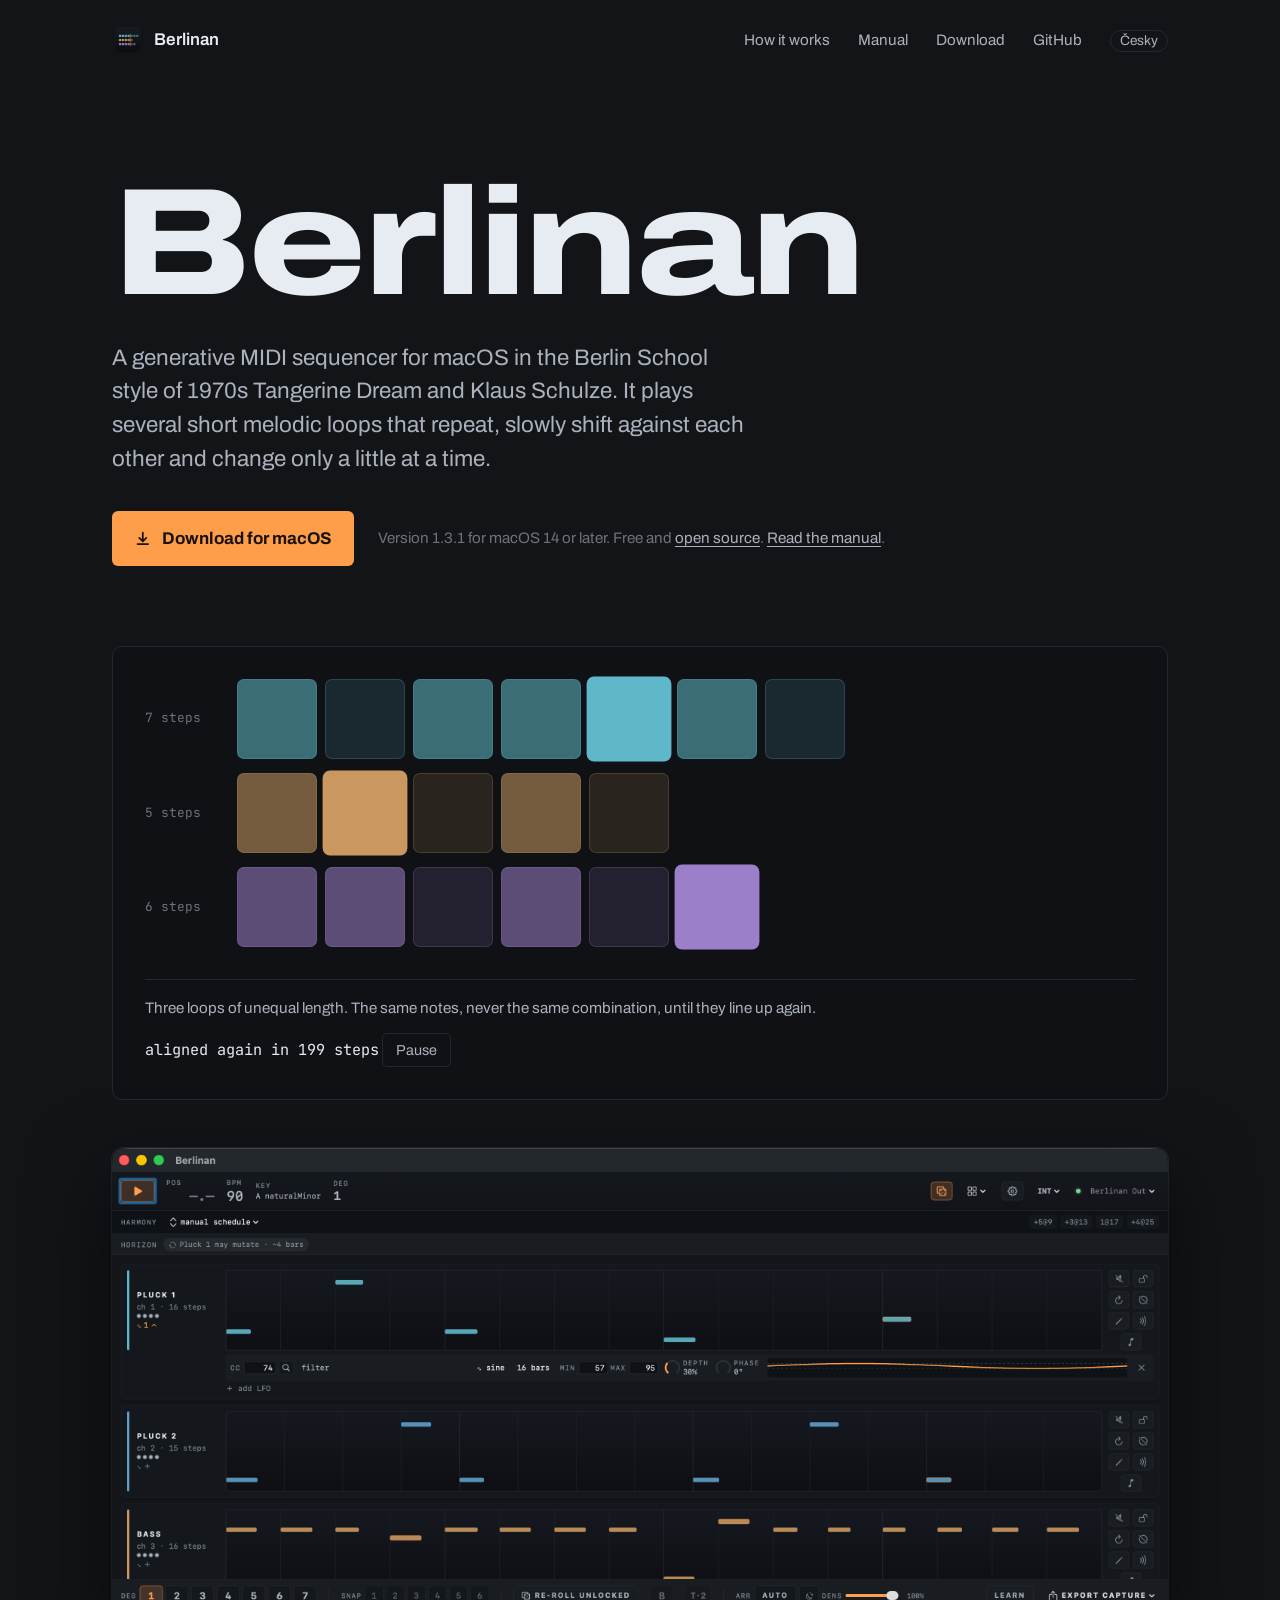
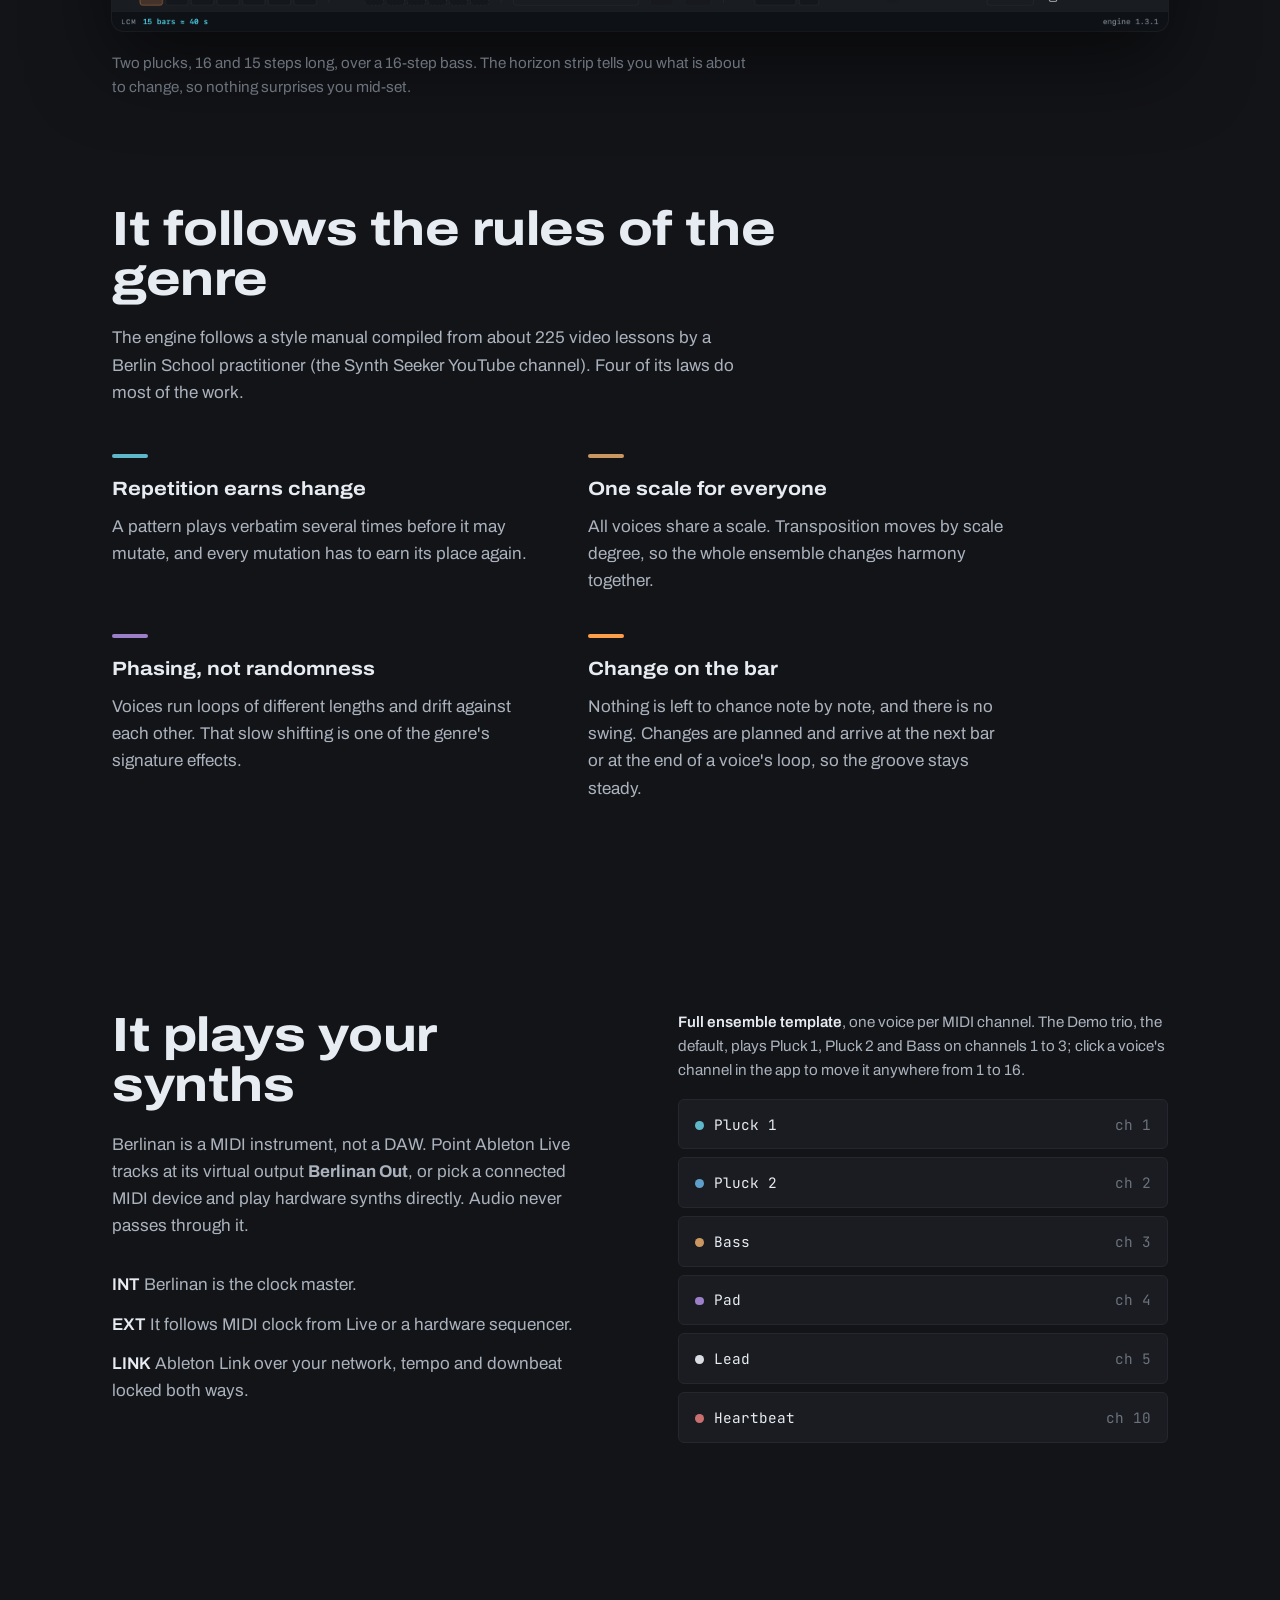
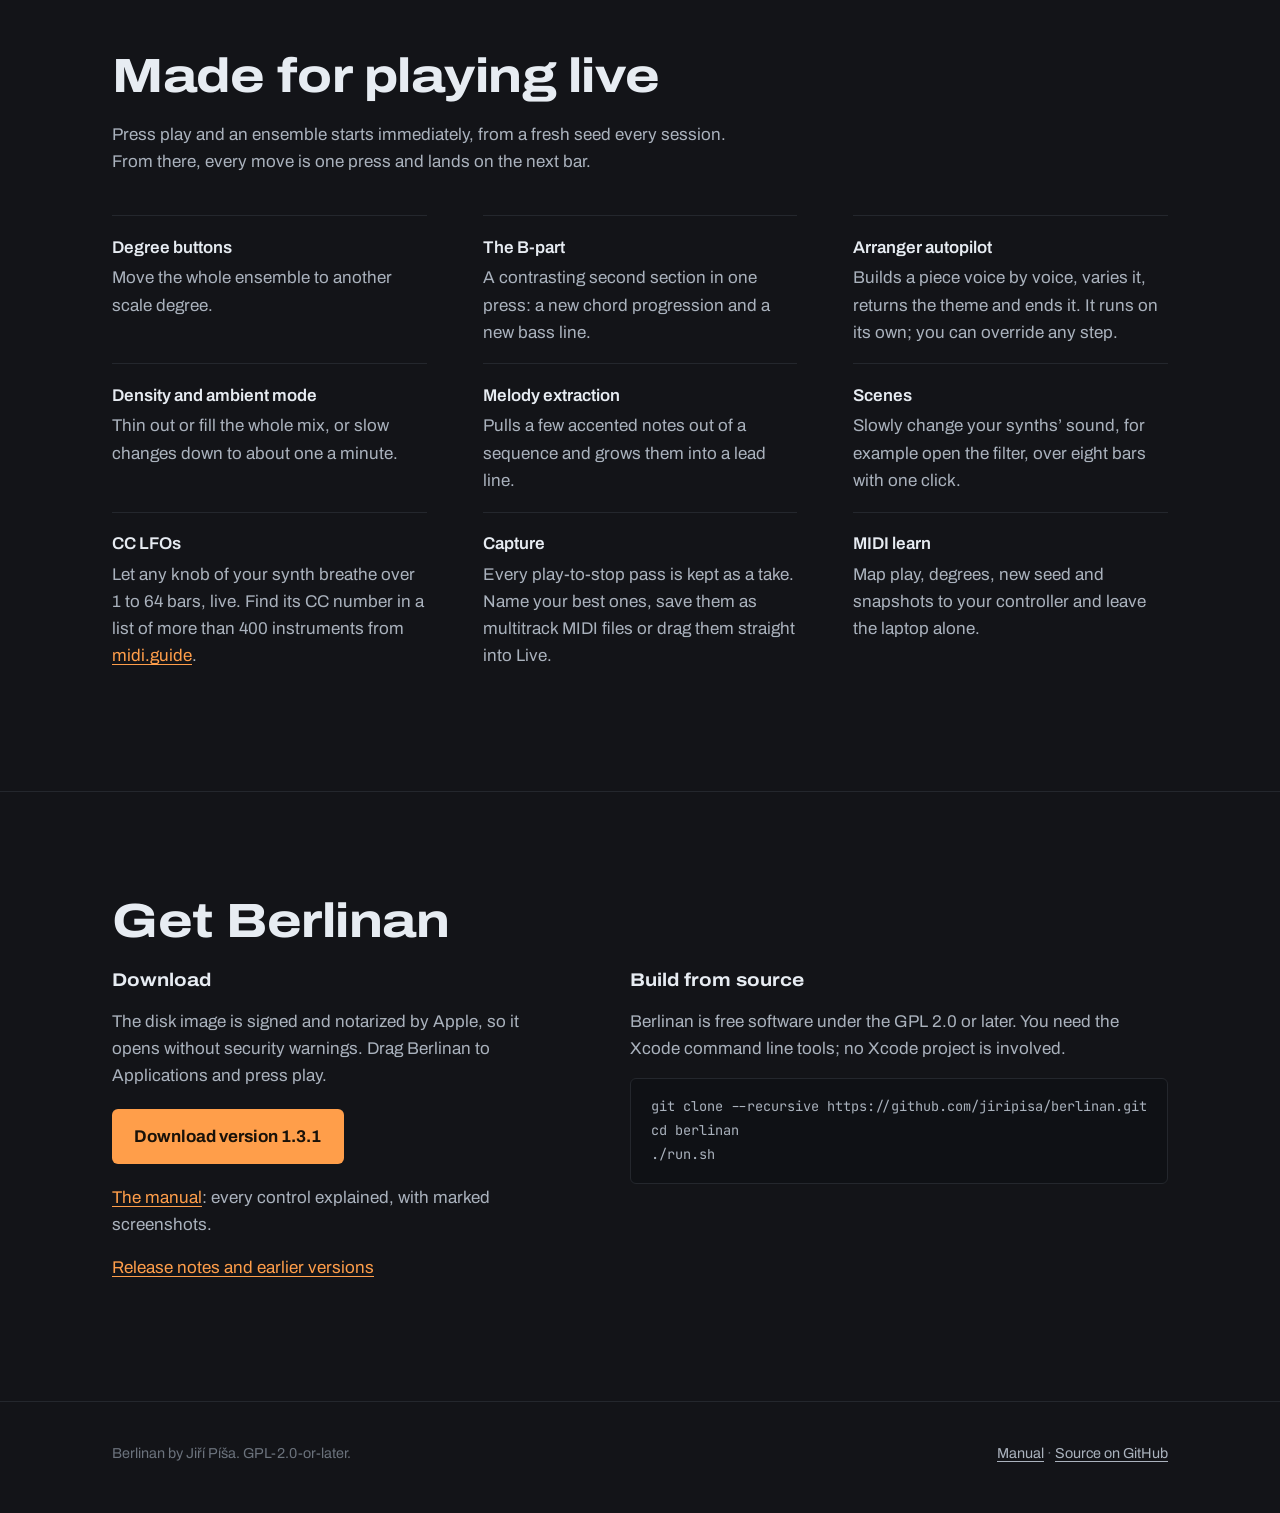
<file: docs/index.html>
<!doctype html>
<html lang="en">
<head>
<meta charset="utf-8">
<meta name="viewport" content="width=device-width, initial-scale=1">
<title>Berlinan — generative Berlin School sequencer for macOS</title>
<meta name="description" content="A generative MIDI sequencer for macOS in the Berlin School style. It plays several short melodic loops that repeat, slowly shift against each other and change only a little at a time. Free and open source.">
<meta property="og:title" content="Berlinan">
<meta property="og:description" content="A generative MIDI sequencer for macOS in the Berlin School tradition. Free and open source.">
<meta property="og:image" content="https://jiripisa.github.io/berlinan/assets/berlinan-window.png">
<meta property="og:type" content="website">
<meta name="theme-color" content="#131418">
<link rel="alternate" hreflang="en" href="https://jiripisa.github.io/berlinan/">
<link rel="alternate" hreflang="cs" href="https://jiripisa.github.io/berlinan/cs/">
<link rel="alternate" hreflang="x-default" href="https://jiripisa.github.io/berlinan/">
<link rel="icon" href="assets/icon.png">
<link rel="preconnect" href="https://fonts.googleapis.com">
<link rel="preconnect" href="https://fonts.gstatic.com" crossorigin>
<link href="https://fonts.googleapis.com/css2?family=Archivo:wdth,wght@62..125,400..800&family=JetBrains+Mono:wght@400;500&display=swap" rel="stylesheet">
<link rel="stylesheet" href="assets/site.css">
</head>
<body>

<header class="wrap masthead">
  <a class="brand" href="#top"><img src="assets/icon.png" alt="" width="32" height="32">Berlinan</a>
  <nav aria-label="Page">
    <a href="#how">How it works</a>
    <a href="manual.html">Manual</a>
    <a href="#get">Download</a>
    <a href="https://github.com/jiripisa/berlinan">GitHub</a>
    <a class="lang" href="cs/" hreflang="cs" lang="cs">Česky</a>
  </nav>
</header>

<main id="top">
  <div class="wrap hero">
    <h1>Berlinan</h1>
    <p class="lede">
      A generative MIDI sequencer for macOS in the Berlin School style of
      1970s Tangerine Dream and Klaus Schulze. It plays several short melodic
      loops that repeat, slowly shift against each other and change only a
      little at a time.
    </p>
    <div class="actions">
      <a class="button" href="https://github.com/jiripisa/berlinan/releases/download/v1.3.1/Berlinan-1.3.1.dmg">
        <svg viewBox="0 0 20 20" fill="none" stroke="currentColor" stroke-width="2" aria-hidden="true"><path d="M10 3v10m0 0-4-4m4 4 4-4M4 16h12" stroke-linecap="round" stroke-linejoin="round"/></svg>
        Download for macOS
      </a>
      <span class="meta">Version 1.3.1 for macOS 14 or later. Free and <a href="https://github.com/jiripisa/berlinan">open source</a>. <a href="manual.html">Read the manual</a>.</span>
    </div>

    <div class="machine" aria-label="Animated example of three loops of different lengths slowly shifting against each other">
      <div class="lane" data-voice="0"><span class="lane-name">7 steps</span><div class="cells"></div></div>
      <div class="lane" data-voice="1"><span class="lane-name">5 steps</span><div class="cells"></div></div>
      <div class="lane" data-voice="2"><span class="lane-name">6 steps</span><div class="cells"></div></div>
      <div class="machine-foot">
        <span>Three loops of unequal length. The same notes, never the same combination, until they line up again.</span>
        <span>
          <span class="counter" id="counter" aria-live="off">aligned again in 210 steps</span>
          <button type="button" id="toggle" aria-pressed="false">Pause</button>
        </span>
      </div>
    </div>
  </div>

  <div class="wrap shot">
    <figure>
      <img src="assets/berlinan-window.png" width="2800" height="1280"
           alt="The Berlinan window playing: three voice lanes (two plucks and a bass) with note strips and playheads, a transport bar with position, tempo and key, the harmony schedule, and a horizon strip announcing that Pluck 1 may mutate soon.">
      <figcaption>
        Two plucks, 16 and 15 steps long, over a 16-step bass. The horizon strip
        tells you what is about to change, so nothing surprises you mid-set.
      </figcaption>
    </figure>
  </div>

  <section id="how">
    <div class="wrap">
      <h2>It follows the rules of the genre</h2>
      <p class="intro">
        The engine follows a style manual compiled from about 225 video lessons
        by a Berlin School practitioner (the Synth Seeker YouTube channel). Four
        of its laws do most of the work.
      </p>
      <dl class="laws">
        <div>
          <dt>Repetition earns change</dt>
          <dd>A pattern plays verbatim several times before it may mutate, and every mutation has to earn its place again.</dd>
        </div>
        <div>
          <dt>One scale for everyone</dt>
          <dd>All voices share a scale. Transposition moves by scale degree, so the whole ensemble changes harmony together.</dd>
        </div>
        <div>
          <dt>Phasing, not randomness</dt>
          <dd>Voices run loops of different lengths and drift against each other. That slow shifting is one of the genre's signature effects.</dd>
        </div>
        <div>
          <dt>Change on the bar</dt>
          <dd>Nothing is left to chance note by note, and there is no swing. Changes are planned and arrive at the next bar or at the end of a voice's loop, so the groove stays steady.</dd>
        </div>
      </dl>
    </div>
  </section>

  <section>
    <div class="wrap routing">
      <div>
        <h2>It plays your synths</h2>
        <p class="intro">
          Berlinan is a MIDI instrument, not a DAW. Point Ableton Live tracks at
          its virtual output <b>Berlinan Out</b>, or pick a connected MIDI device
          and play hardware synths directly. Audio never passes through it.
        </p>
        <div class="sync">
          <p><b>INT</b> Berlinan is the clock master.</p>
          <p><b>EXT</b> It follows MIDI clock from Live or a hardware sequencer.</p>
          <p><b>LINK</b> Ableton Link over your network, tempo and downbeat locked both ways.</p>
        </div>
      </div>
      <figure class="routing-example">
        <figcaption>
          <b>Full ensemble template</b>, one voice per MIDI channel. The
          Demo trio, the default, plays Pluck 1, Pluck 2 and Bass on channels 1 to 3;
          click a voice's channel in the app to move it anywhere from 1 to 16.
        </figcaption>
        <ul class="flow">
          <li><span><span class="dot" style="--c: var(--cyan)"></span>Pluck 1</span><span class="ch">ch 1</span></li>
          <li><span><span class="dot" style="--c: #5F9EC9"></span>Pluck 2</span><span class="ch">ch 2</span></li>
          <li><span><span class="dot" style="--c: var(--amber)"></span>Bass</span><span class="ch">ch 3</span></li>
          <li><span><span class="dot" style="--c: var(--violet)"></span>Pad</span><span class="ch">ch 4</span></li>
          <li><span><span class="dot" style="--c: #D9DDE3"></span>Lead</span><span class="ch">ch 5</span></li>
          <li><span><span class="dot" style="--c: #C96F6F"></span>Heartbeat</span><span class="ch">ch 10</span></li>
        </ul>
      </figure>
    </div>
  </section>

  <section>
    <div class="wrap">
      <h2>Made for playing live</h2>
      <p class="intro">
        Press play and an ensemble starts immediately, from a fresh seed
        every session. From there, every move is one press and lands on the next bar.
      </p>
      <ul class="features">
        <li><b>Degree buttons</b>Move the whole ensemble to another scale degree.</li>
        <li><b>The B-part</b>A contrasting second section in one press: a new chord progression and a new bass line.</li>
        <li><b>Arranger autopilot</b>Builds a piece voice by voice, varies it, returns the theme and ends it. It runs on its own; you can override any step.</li>
        <li><b>Density and ambient mode</b>Thin out or fill the whole mix, or slow changes down to about one a minute.</li>
        <li><b>Melody extraction</b>Pulls a few accented notes out of a sequence and grows them into a lead line.</li>
        <li><b>Scenes</b>Slowly change your synths’ sound, for example open the filter, over eight bars with one click.</li>
        <li><b>CC LFOs</b>Let any knob of your synth breathe over 1 to 64 bars, live. Find its CC number in a list of more than 400 instruments from <a href="https://midi.guide">midi.guide</a>.</li>
        <li><b>Capture</b>Every play-to-stop pass is kept as a take. Name your best ones, save them as multitrack MIDI files or drag them straight into Live.</li>
        <li><b>MIDI learn</b>Map play, degrees, new seed and snapshots to your controller and leave the laptop alone.</li>
      </ul>
    </div>
  </section>

  <section class="get" id="get">
    <div class="wrap">
      <h2>Get Berlinan</h2>
      <div class="get-grid">
        <div>
          <h3>Download</h3>
          <p>
            The disk image is signed and notarized by Apple, so it opens without
            security warnings. Drag Berlinan to Applications and press play.
          </p>
          <div class="actions" style="margin-top: 1.25rem">
            <a class="button" href="https://github.com/jiripisa/berlinan/releases/download/v1.3.1/Berlinan-1.3.1.dmg">Download version 1.3.1</a>
          </div>
          <p style="margin-top: 1.25rem"><a href="manual.html">The manual</a>: every control explained, with marked screenshots.</p>
          <p><a href="https://github.com/jiripisa/berlinan/releases">Release notes and earlier versions</a></p>
        </div>
        <div>
          <h3>Build from source</h3>
          <p>
            Berlinan is free software under the GPL 2.0 or later. You need the
            Xcode command line tools; no Xcode project is involved.
          </p>
<pre><code>git clone --recursive https://github.com/jiripisa/berlinan.git
cd berlinan
./run.sh</code></pre>
        </div>
      </div>
    </div>
  </section>
</main>

<footer>
  <div class="wrap">
    <span>Berlinan by Jiří Píša. GPL-2.0-or-later.</span>
    <span><a href="manual.html">Manual</a> · <a href="https://github.com/jiripisa/berlinan">Source on GitHub</a></span>
  </div>
</footer>

<script src="assets/phasing.js"></script>
</body>
</html>
</file>
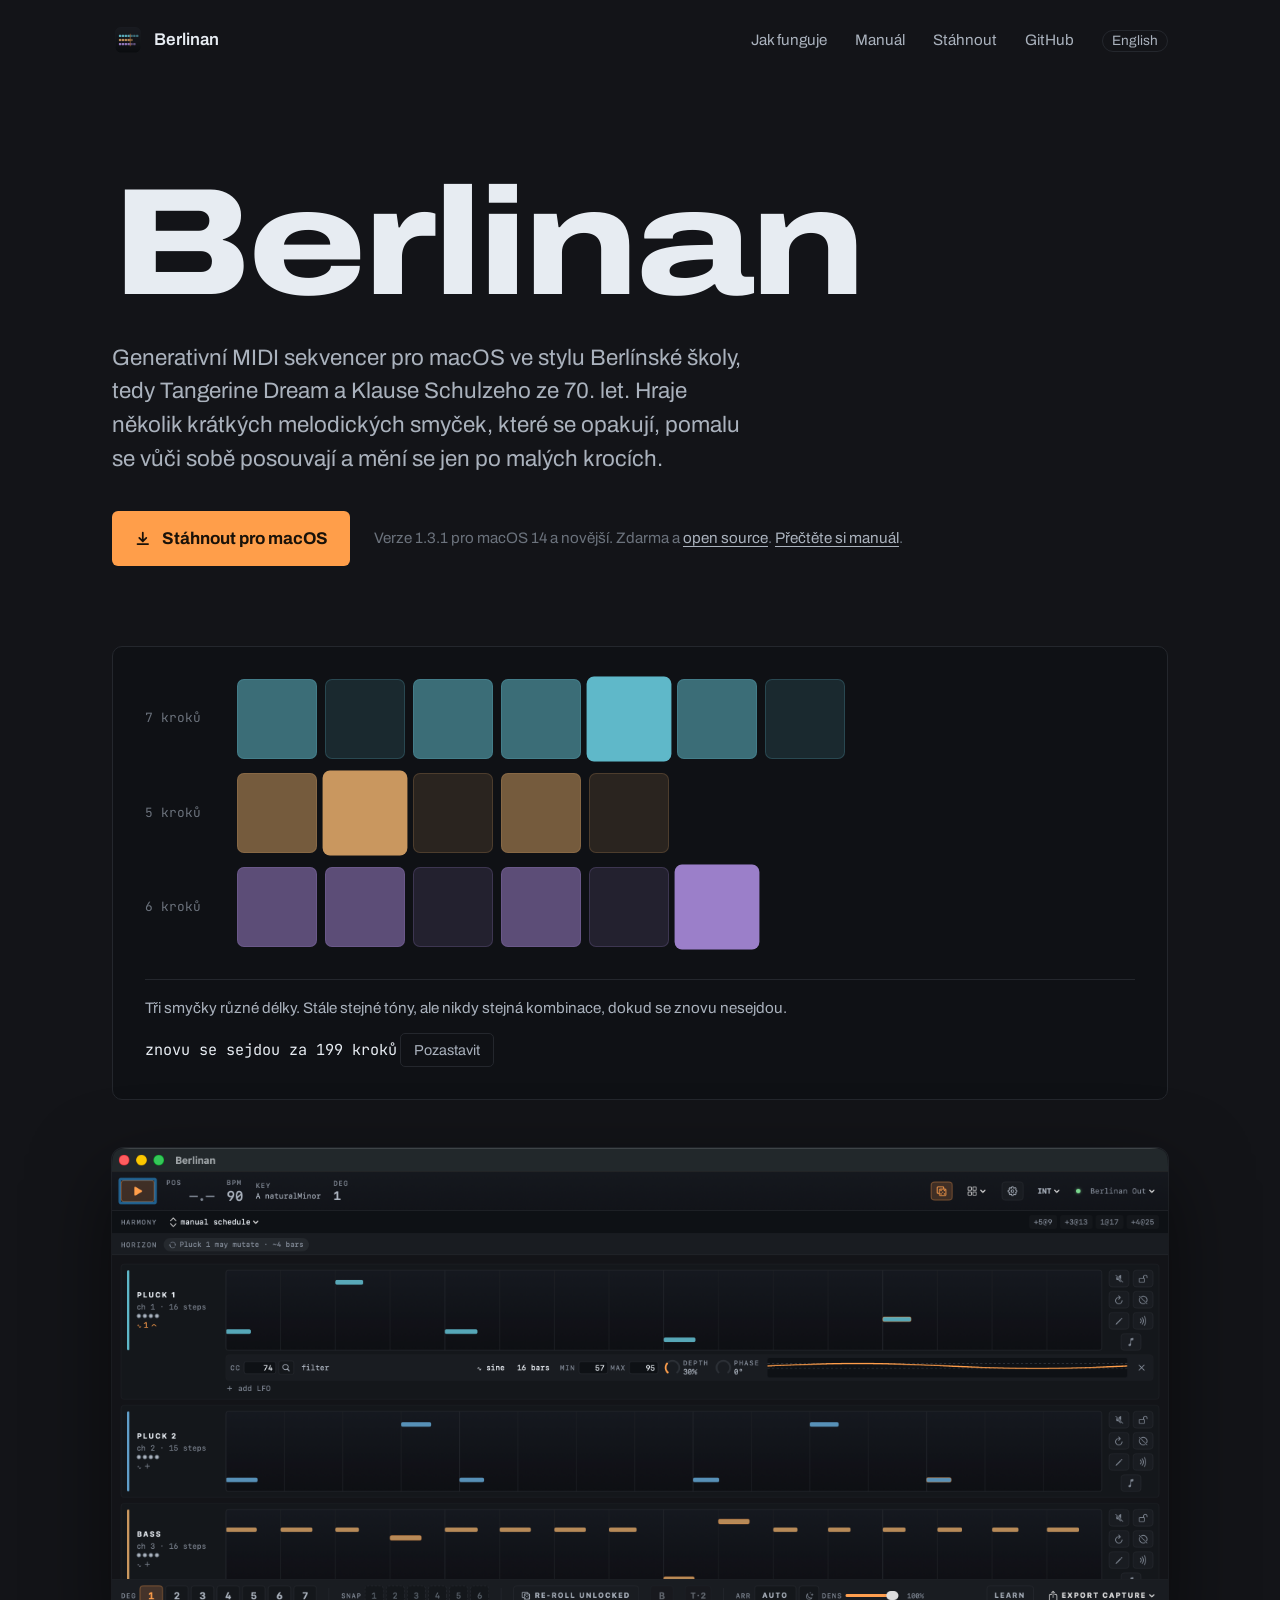
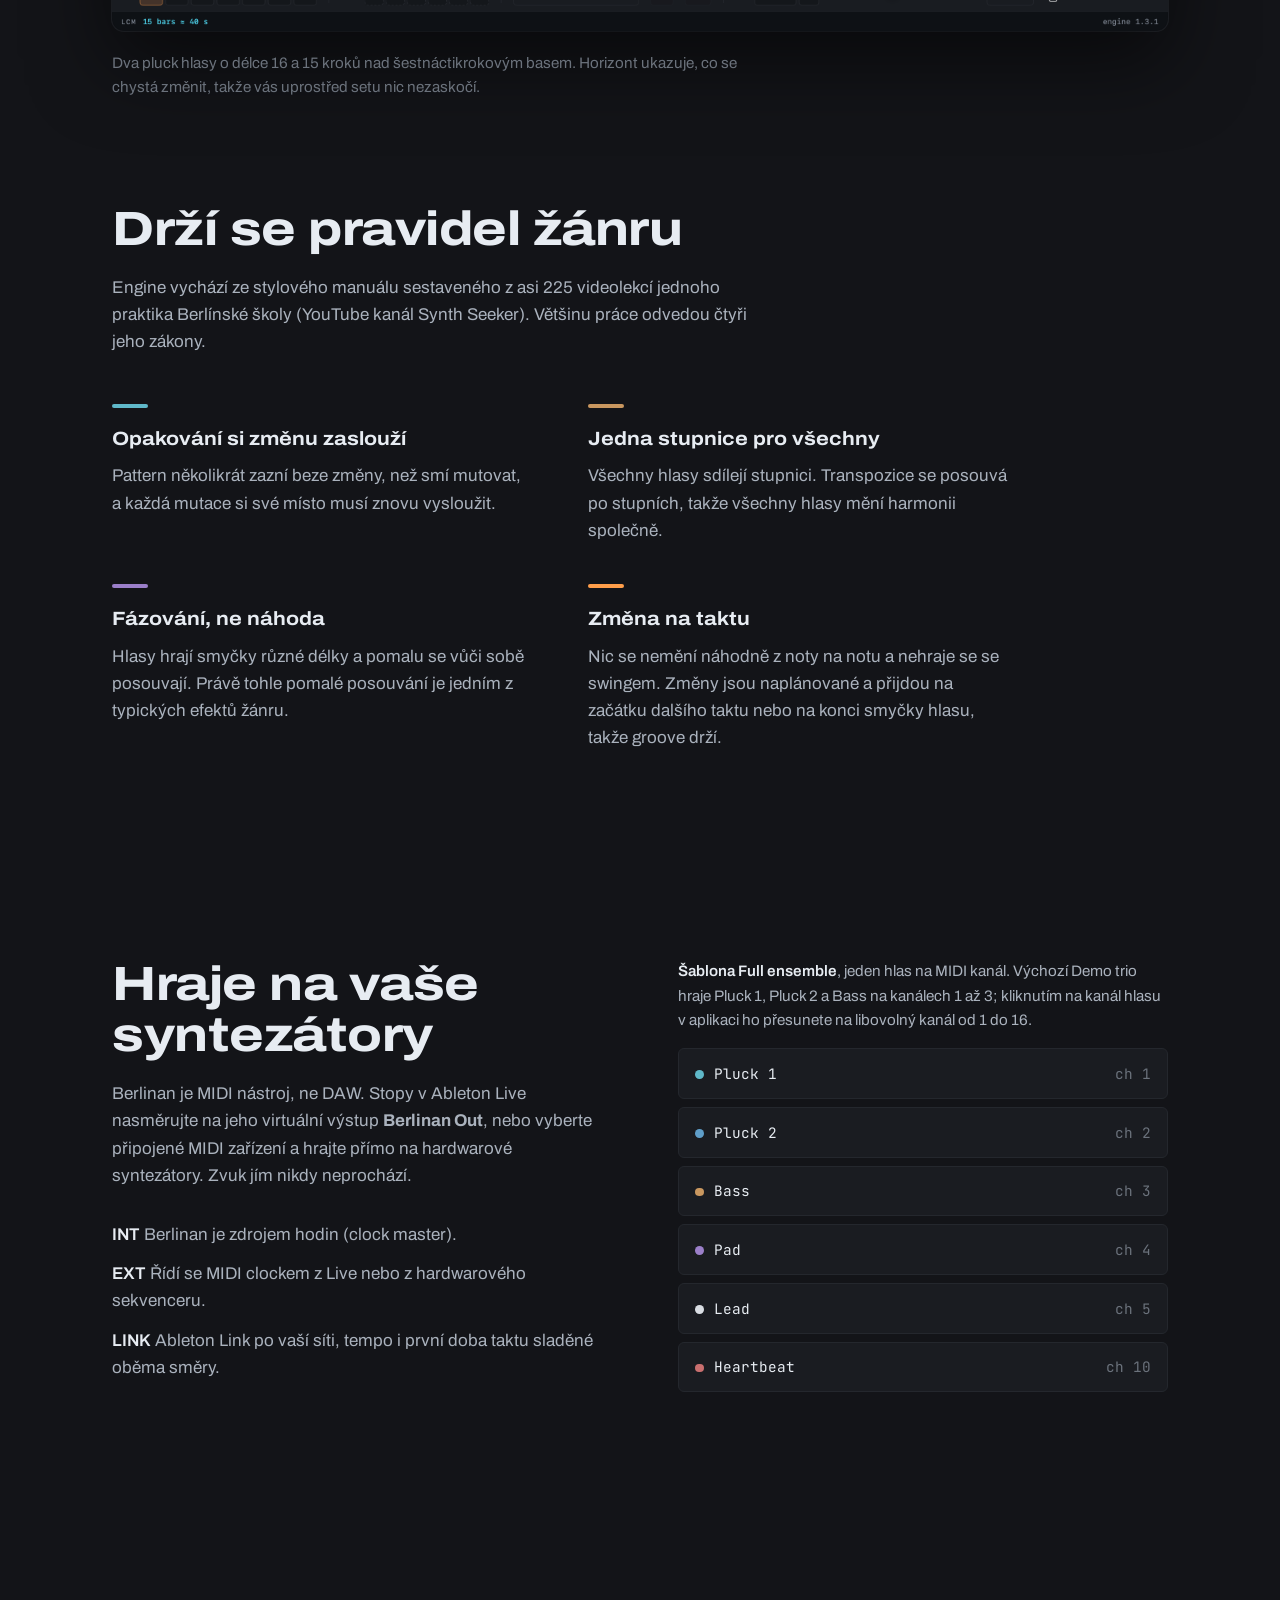
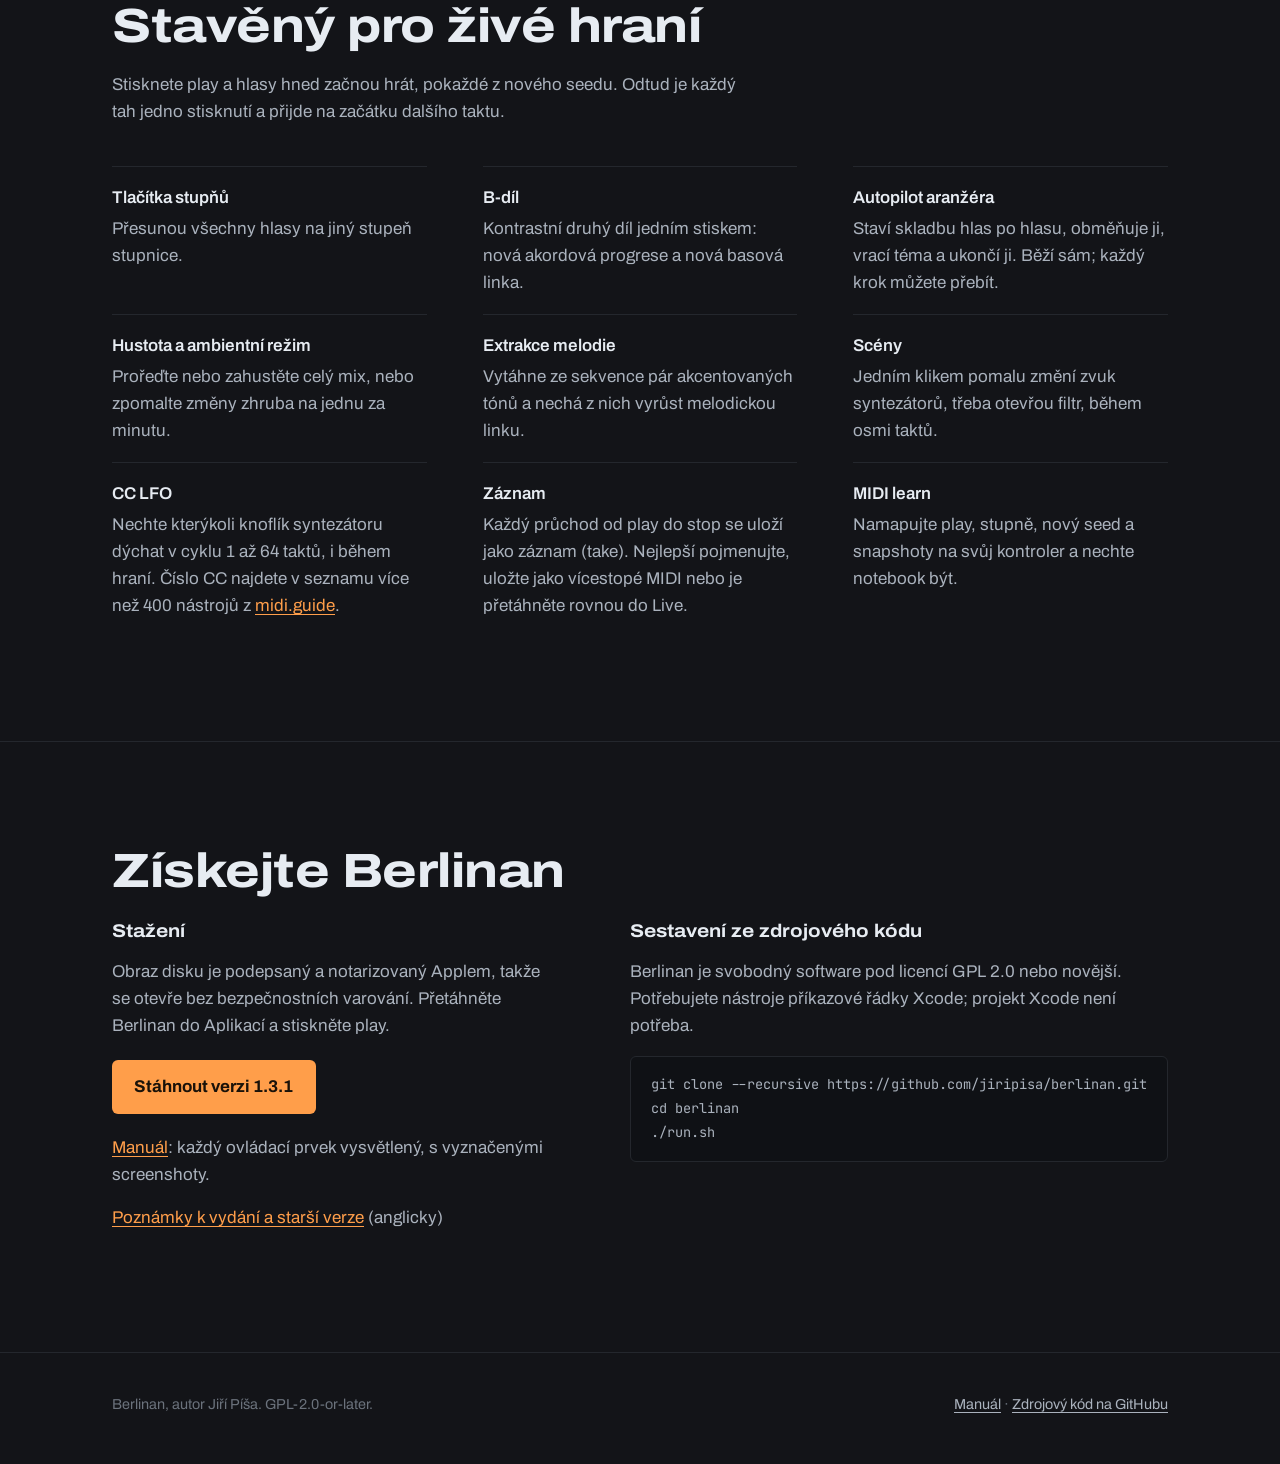
<file: docs/cs/index.html>
<!doctype html>
<html lang="cs">
<head>
<meta charset="utf-8">
<meta name="viewport" content="width=device-width, initial-scale=1">
<title>Berlinan — generativní sekvencer Berlínské školy pro macOS</title>
<meta name="description" content="Generativní MIDI sekvencer pro macOS ve stylu Berlínské školy. Hraje několik krátkých melodických smyček, které se opakují, pomalu se vůči sobě posouvají a mění se jen po malých krocích. Zdarma a open source.">
<meta property="og:title" content="Berlinan">
<meta property="og:description" content="Generativní MIDI sekvencer pro macOS v tradici Berlínské školy. Zdarma a open source.">
<meta property="og:image" content="https://jiripisa.github.io/berlinan/assets/berlinan-window.png">
<meta property="og:type" content="website">
<meta property="og:locale" content="cs_CZ">
<meta name="theme-color" content="#131418">
<link rel="alternate" hreflang="en" href="https://jiripisa.github.io/berlinan/">
<link rel="alternate" hreflang="cs" href="https://jiripisa.github.io/berlinan/cs/">
<link rel="alternate" hreflang="x-default" href="https://jiripisa.github.io/berlinan/">
<link rel="icon" href="../assets/icon.png">
<link rel="preconnect" href="https://fonts.googleapis.com">
<link rel="preconnect" href="https://fonts.gstatic.com" crossorigin>
<link href="https://fonts.googleapis.com/css2?family=Archivo:wdth,wght@62..125,400..800&family=JetBrains+Mono:wght@400;500&display=swap" rel="stylesheet">
<link rel="stylesheet" href="../assets/site.css">
</head>
<body>

<header class="wrap masthead">
  <a class="brand" href="#top"><img src="../assets/icon.png" alt="" width="32" height="32">Berlinan</a>
  <nav aria-label="Stránka">
    <a href="#how">Jak funguje</a>
    <a href="manual.html">Manuál</a>
    <a href="#get">Stáhnout</a>
    <a href="https://github.com/jiripisa/berlinan">GitHub</a>
    <a class="lang" href="../" hreflang="en" lang="en">English</a>
  </nav>
</header>

<main id="top">
  <div class="wrap hero">
    <h1>Berlinan</h1>
    <p class="lede">
      Generativní MIDI sekvencer pro macOS ve stylu Berlínské školy, tedy
      Tangerine Dream a Klause Schulzeho ze 70. let. Hraje několik krátkých
      melodických smyček, které se opakují, pomalu se vůči sobě posouvají
      a mění se jen po malých krocích.
    </p>
    <div class="actions">
      <a class="button" href="https://github.com/jiripisa/berlinan/releases/download/v1.3.1/Berlinan-1.3.1.dmg">
        <svg viewBox="0 0 20 20" fill="none" stroke="currentColor" stroke-width="2" aria-hidden="true"><path d="M10 3v10m0 0-4-4m4 4 4-4M4 16h12" stroke-linecap="round" stroke-linejoin="round"/></svg>
        Stáhnout pro macOS
      </a>
      <span class="meta">Verze 1.3.1 pro macOS 14 a novější. Zdarma a <a href="https://github.com/jiripisa/berlinan">open source</a>. <a href="manual.html">Přečtěte si manuál</a>.</span>
    </div>

    <div class="machine" aria-label="Animovaná ukázka tří smyček různé délky, které se vůči sobě pomalu posouvají"
         data-aligned="všechny tři se sešly" data-aligned-in="znovu se sejdou za {n} kroků"
         data-play="Spustit" data-pause="Pozastavit">
      <div class="lane" data-voice="0"><span class="lane-name">7 kroků</span><div class="cells"></div></div>
      <div class="lane" data-voice="1"><span class="lane-name">5 kroků</span><div class="cells"></div></div>
      <div class="lane" data-voice="2"><span class="lane-name">6 kroků</span><div class="cells"></div></div>
      <div class="machine-foot">
        <span>Tři smyčky různé délky. Stále stejné tóny, ale nikdy stejná kombinace, dokud se znovu nesejdou.</span>
        <span>
          <span class="counter" id="counter" aria-live="off">znovu se sejdou za 210 kroků</span>
          <button type="button" id="toggle" aria-pressed="false">Pozastavit</button>
        </span>
      </div>
    </div>
  </div>

  <div class="wrap shot">
    <figure>
      <img src="../assets/berlinan-window.png" width="2800" height="1280"
           alt="Okno Berlinanu při hraní: tři řádky hlasů (dva plucky a bas) s notami a ukazateli přehrávání, transport bar s pozicí, tempem a tóninou, harmonický plán a horizont, který ohlašuje, že Pluck 1 může brzy mutovat.">
      <figcaption>
        Dva pluck hlasy o délce 16 a 15 kroků nad šestnáctikrokovým basem. Horizont
        ukazuje, co se chystá změnit, takže vás uprostřed setu nic nezaskočí.
      </figcaption>
    </figure>
  </div>

  <section id="how">
    <div class="wrap">
      <h2>Drží se pravidel žánru</h2>
      <p class="intro">
        Engine vychází ze stylového manuálu sestaveného z asi 225 videolekcí
        jednoho praktika Berlínské školy (YouTube kanál Synth Seeker). Většinu
        práce odvedou čtyři jeho zákony.
      </p>
      <dl class="laws">
        <div>
          <dt>Opakování si změnu zaslouží</dt>
          <dd>Pattern několikrát zazní beze změny, než smí mutovat, a každá mutace si své místo musí znovu vysloužit.</dd>
        </div>
        <div>
          <dt>Jedna stupnice pro všechny</dt>
          <dd>Všechny hlasy sdílejí stupnici. Transpozice se posouvá po stupních, takže všechny hlasy mění harmonii společně.</dd>
        </div>
        <div>
          <dt>Fázování, ne náhoda</dt>
          <dd>Hlasy hrají smyčky různé délky a pomalu se vůči sobě posouvají. Právě tohle pomalé posouvání je jedním z typických efektů žánru.</dd>
        </div>
        <div>
          <dt>Změna na taktu</dt>
          <dd>Nic se nemění náhodně z noty na notu a nehraje se se swingem. Změny jsou naplánované a přijdou na začátku dalšího taktu nebo na konci smyčky hlasu, takže groove drží.</dd>
        </div>
      </dl>
    </div>
  </section>

  <section>
    <div class="wrap routing">
      <div>
        <h2>Hraje na vaše syntezátory</h2>
        <p class="intro">
          Berlinan je MIDI nástroj, ne DAW. Stopy v Ableton Live nasměrujte na jeho
          virtuální výstup <b>Berlinan Out</b>, nebo vyberte připojené MIDI zařízení
          a hrajte přímo na hardwarové syntezátory. Zvuk jím nikdy neprochází.
        </p>
        <div class="sync">
          <p><b>INT</b> Berlinan je zdrojem hodin (clock master).</p>
          <p><b>EXT</b> Řídí se MIDI clockem z Live nebo z hardwarového sekvenceru.</p>
          <p><b>LINK</b> Ableton Link po vaší síti, tempo i první doba taktu sladěné oběma směry.</p>
        </div>
      </div>
      <figure class="routing-example">
        <figcaption>
          <b>Šablona Full ensemble</b>, jeden hlas na MIDI kanál. Výchozí Demo trio
          hraje Pluck 1, Pluck 2 a Bass na kanálech 1 až 3; kliknutím na kanál
          hlasu v aplikaci ho přesunete na libovolný kanál od 1 do 16.
        </figcaption>
        <ul class="flow">
          <li><span><span class="dot" style="--c: var(--cyan)"></span>Pluck 1</span><span class="ch">ch 1</span></li>
          <li><span><span class="dot" style="--c: #5F9EC9"></span>Pluck 2</span><span class="ch">ch 2</span></li>
          <li><span><span class="dot" style="--c: var(--amber)"></span>Bass</span><span class="ch">ch 3</span></li>
          <li><span><span class="dot" style="--c: var(--violet)"></span>Pad</span><span class="ch">ch 4</span></li>
          <li><span><span class="dot" style="--c: #D9DDE3"></span>Lead</span><span class="ch">ch 5</span></li>
          <li><span><span class="dot" style="--c: #C96F6F"></span>Heartbeat</span><span class="ch">ch 10</span></li>
        </ul>
      </figure>
    </div>
  </section>

  <section>
    <div class="wrap">
      <h2>Stavěný pro živé hraní</h2>
      <p class="intro">
        Stisknete play a hlasy hned začnou hrát, pokaždé z nového seedu. Odtud je
        každý tah jedno stisknutí a přijde na začátku dalšího taktu.
      </p>
      <ul class="features">
        <li><b>Tlačítka stupňů</b>Přesunou všechny hlasy na jiný stupeň stupnice.</li>
        <li><b>B-díl</b>Kontrastní druhý díl jedním stiskem: nová akordová progrese a nová basová linka.</li>
        <li><b>Autopilot aranžéra</b>Staví skladbu hlas po hlasu, obměňuje ji, vrací téma a ukončí ji. Běží sám; každý krok můžete přebít.</li>
        <li><b>Hustota a ambientní režim</b>Prořeďte nebo zahustěte celý mix, nebo zpomalte změny zhruba na jednu za minutu.</li>
        <li><b>Extrakce melodie</b>Vytáhne ze sekvence pár akcentovaných tónů a nechá z nich vyrůst melodickou linku.</li>
        <li><b>Scény</b>Jedním klikem pomalu změní zvuk syntezátorů, třeba otevřou filtr, během osmi taktů.</li>
        <li><b>CC LFO</b>Nechte kterýkoli knoflík syntezátoru dýchat v cyklu 1 až 64 taktů, i během hraní. Číslo CC najdete v seznamu více než 400 nástrojů z <a href="https://midi.guide">midi.guide</a>.</li>
        <li><b>Záznam</b>Každý průchod od play do stop se uloží jako záznam (take). Nejlepší pojmenujte, uložte jako vícestopé MIDI nebo je přetáhněte rovnou do Live.</li>
        <li><b>MIDI learn</b>Namapujte play, stupně, nový seed a snapshoty na svůj kontroler a nechte notebook být.</li>
      </ul>
    </div>
  </section>

  <section class="get" id="get">
    <div class="wrap">
      <h2>Získejte Berlinan</h2>
      <div class="get-grid">
        <div>
          <h3>Stažení</h3>
          <p>
            Obraz disku je podepsaný a notarizovaný Applem, takže se otevře bez
            bezpečnostních varování. Přetáhněte Berlinan do Aplikací a stiskněte play.
          </p>
          <div class="actions" style="margin-top: 1.25rem">
            <a class="button" href="https://github.com/jiripisa/berlinan/releases/download/v1.3.1/Berlinan-1.3.1.dmg">Stáhnout verzi 1.3.1</a>
          </div>
          <p style="margin-top: 1.25rem"><a href="manual.html">Manuál</a>: každý ovládací prvek vysvětlený, s vyznačenými screenshoty.</p>
          <p><a href="https://github.com/jiripisa/berlinan/releases">Poznámky k vydání a starší verze</a> (anglicky)</p>
        </div>
        <div>
          <h3>Sestavení ze zdrojového kódu</h3>
          <p>
            Berlinan je svobodný software pod licencí GPL 2.0 nebo novější.
            Potřebujete nástroje příkazové řádky Xcode; projekt Xcode není potřeba.
          </p>
<pre><code>git clone --recursive https://github.com/jiripisa/berlinan.git
cd berlinan
./run.sh</code></pre>
        </div>
      </div>
    </div>
  </section>
</main>

<footer>
  <div class="wrap">
    <span>Berlinan, autor Jiří Píša. GPL-2.0-or-later.</span>
    <span><a href="manual.html">Manuál</a> · <a href="https://github.com/jiripisa/berlinan">Zdrojový kód na GitHubu</a></span>
  </div>
</footer>

<script src="../assets/phasing.js"></script>
</body>
</html>
</file>
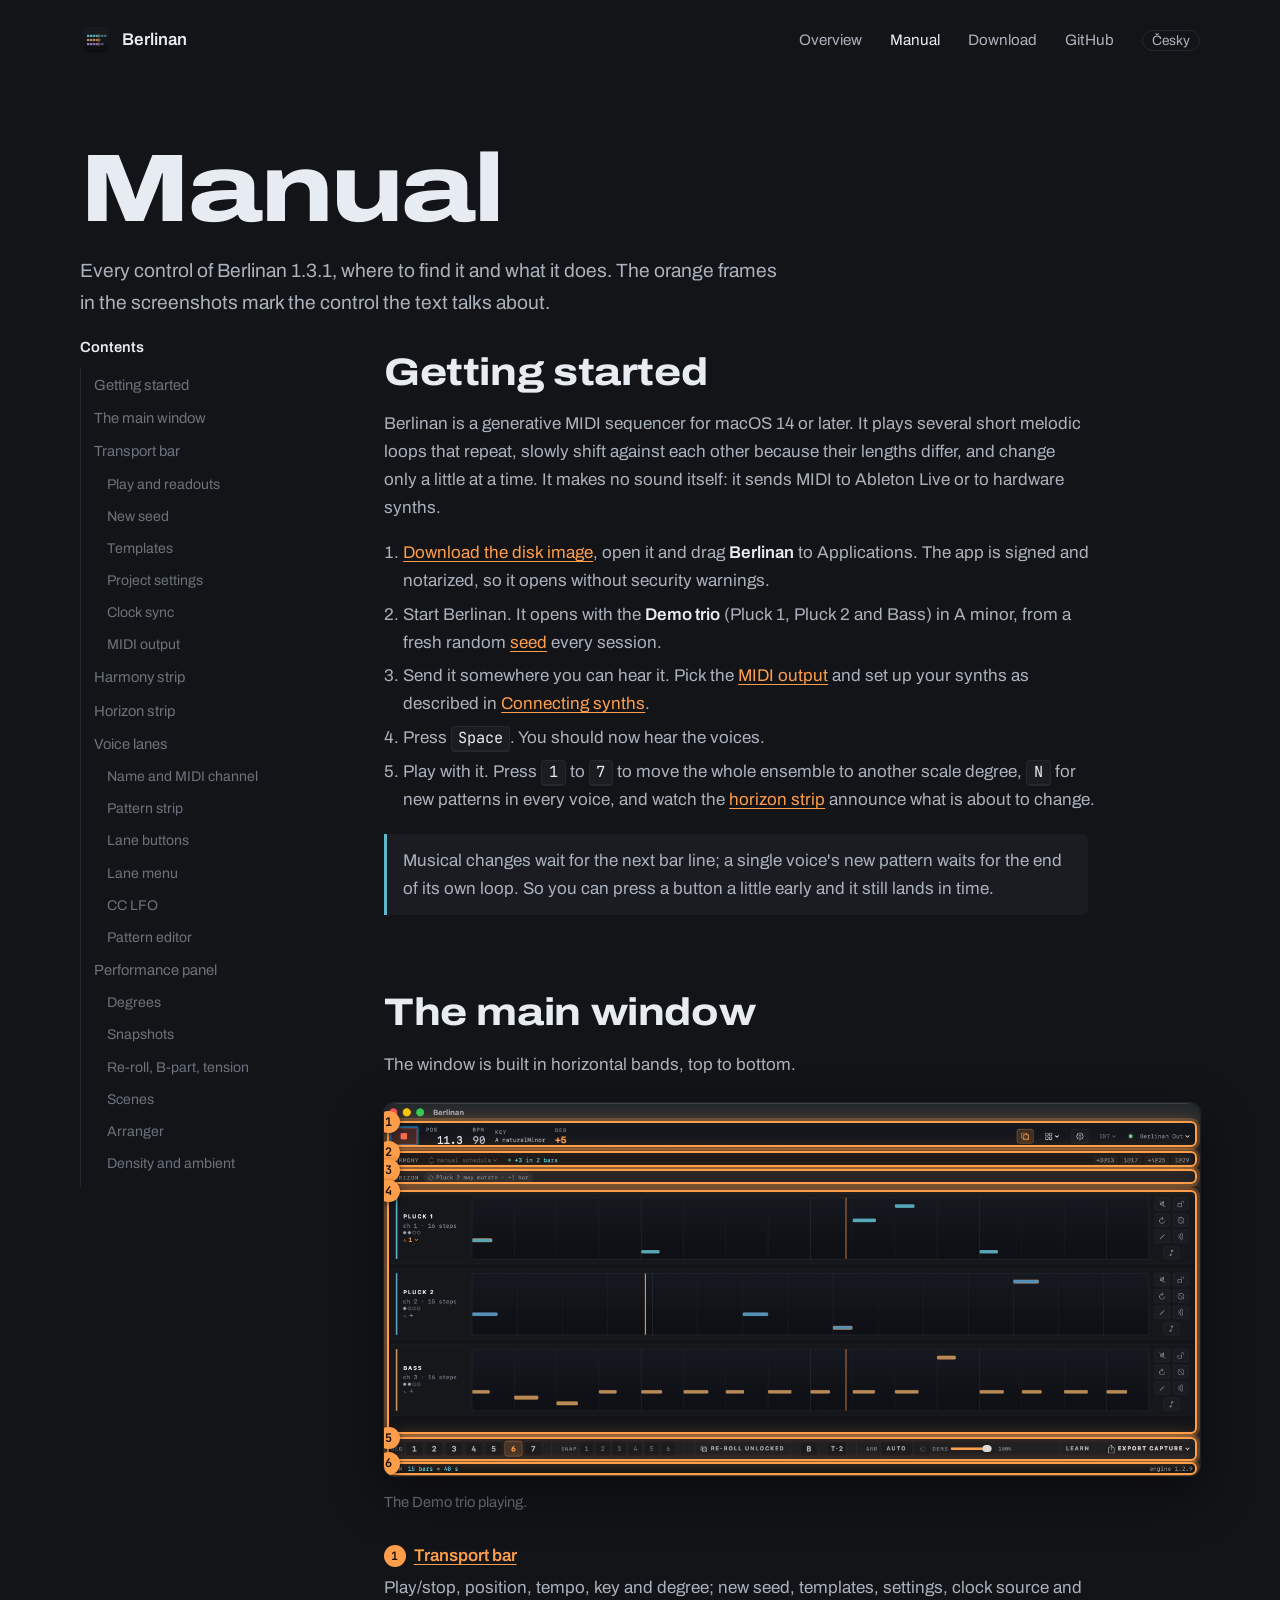
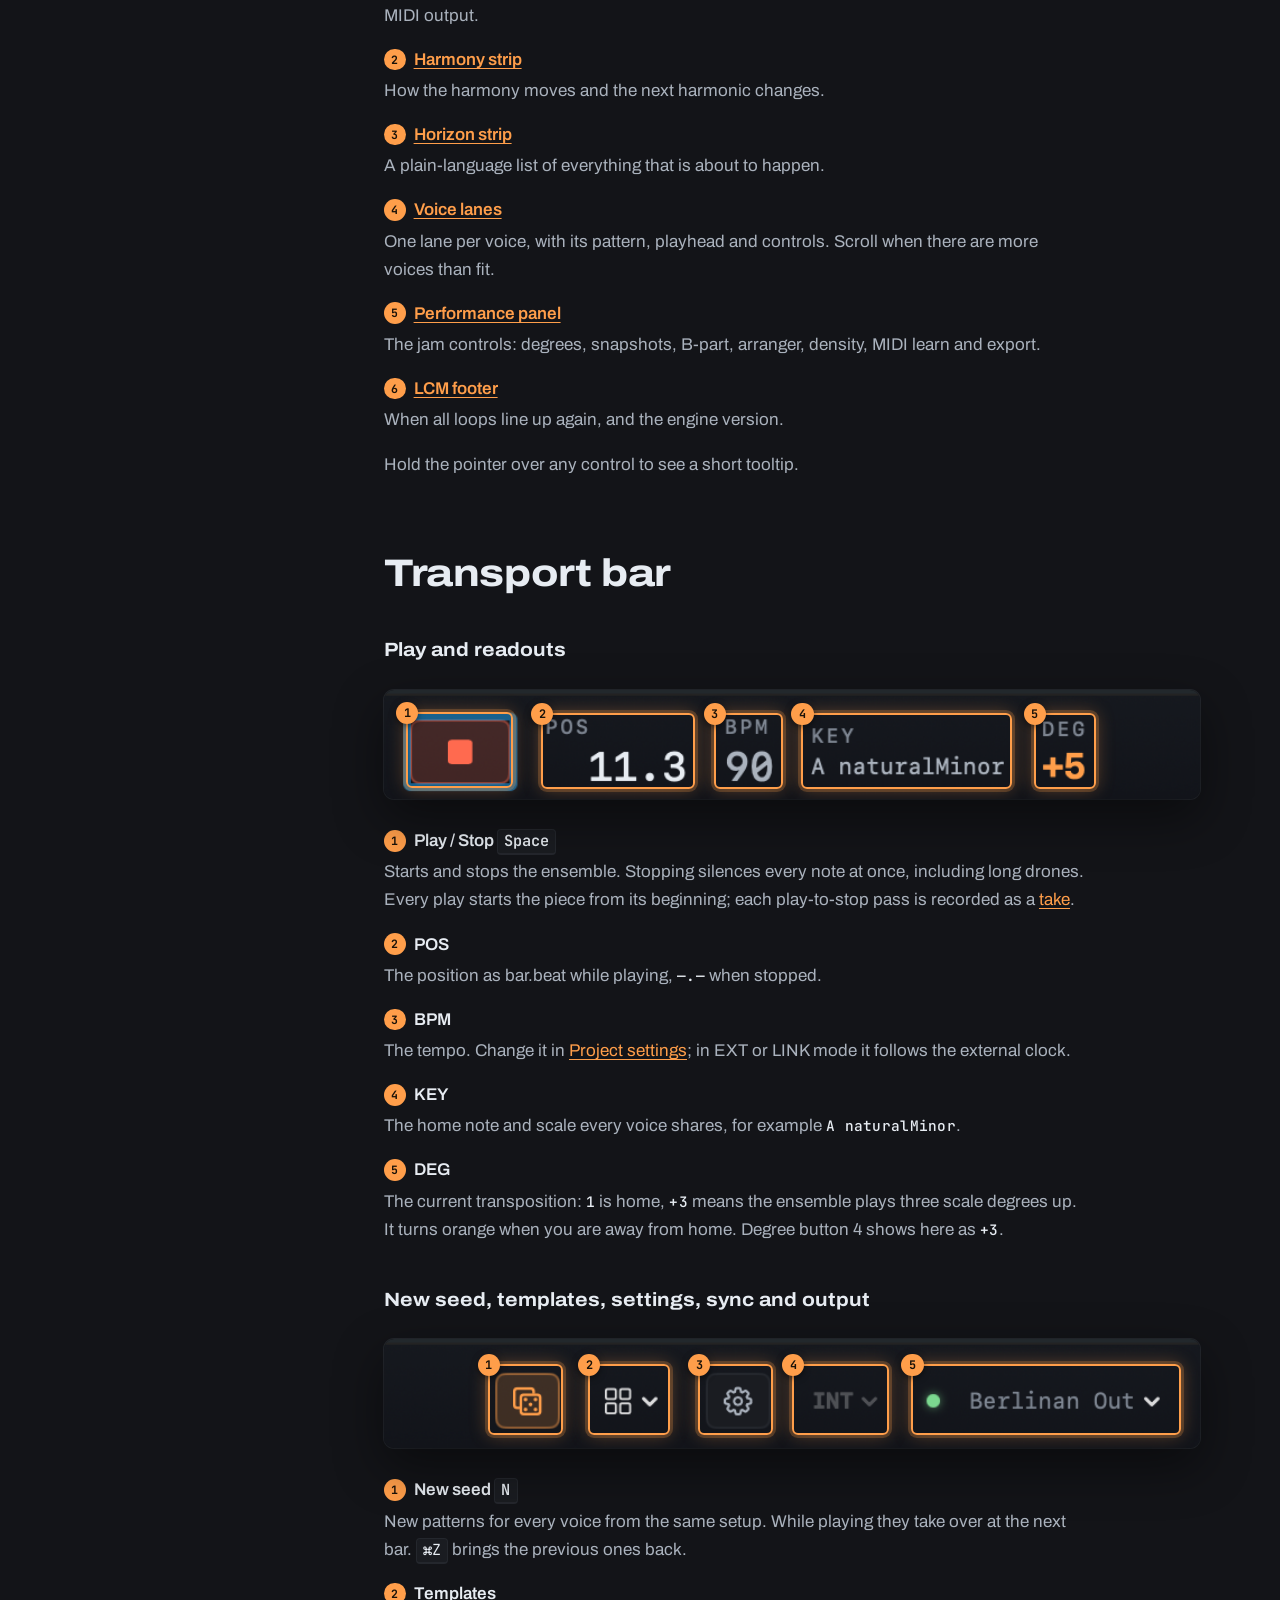
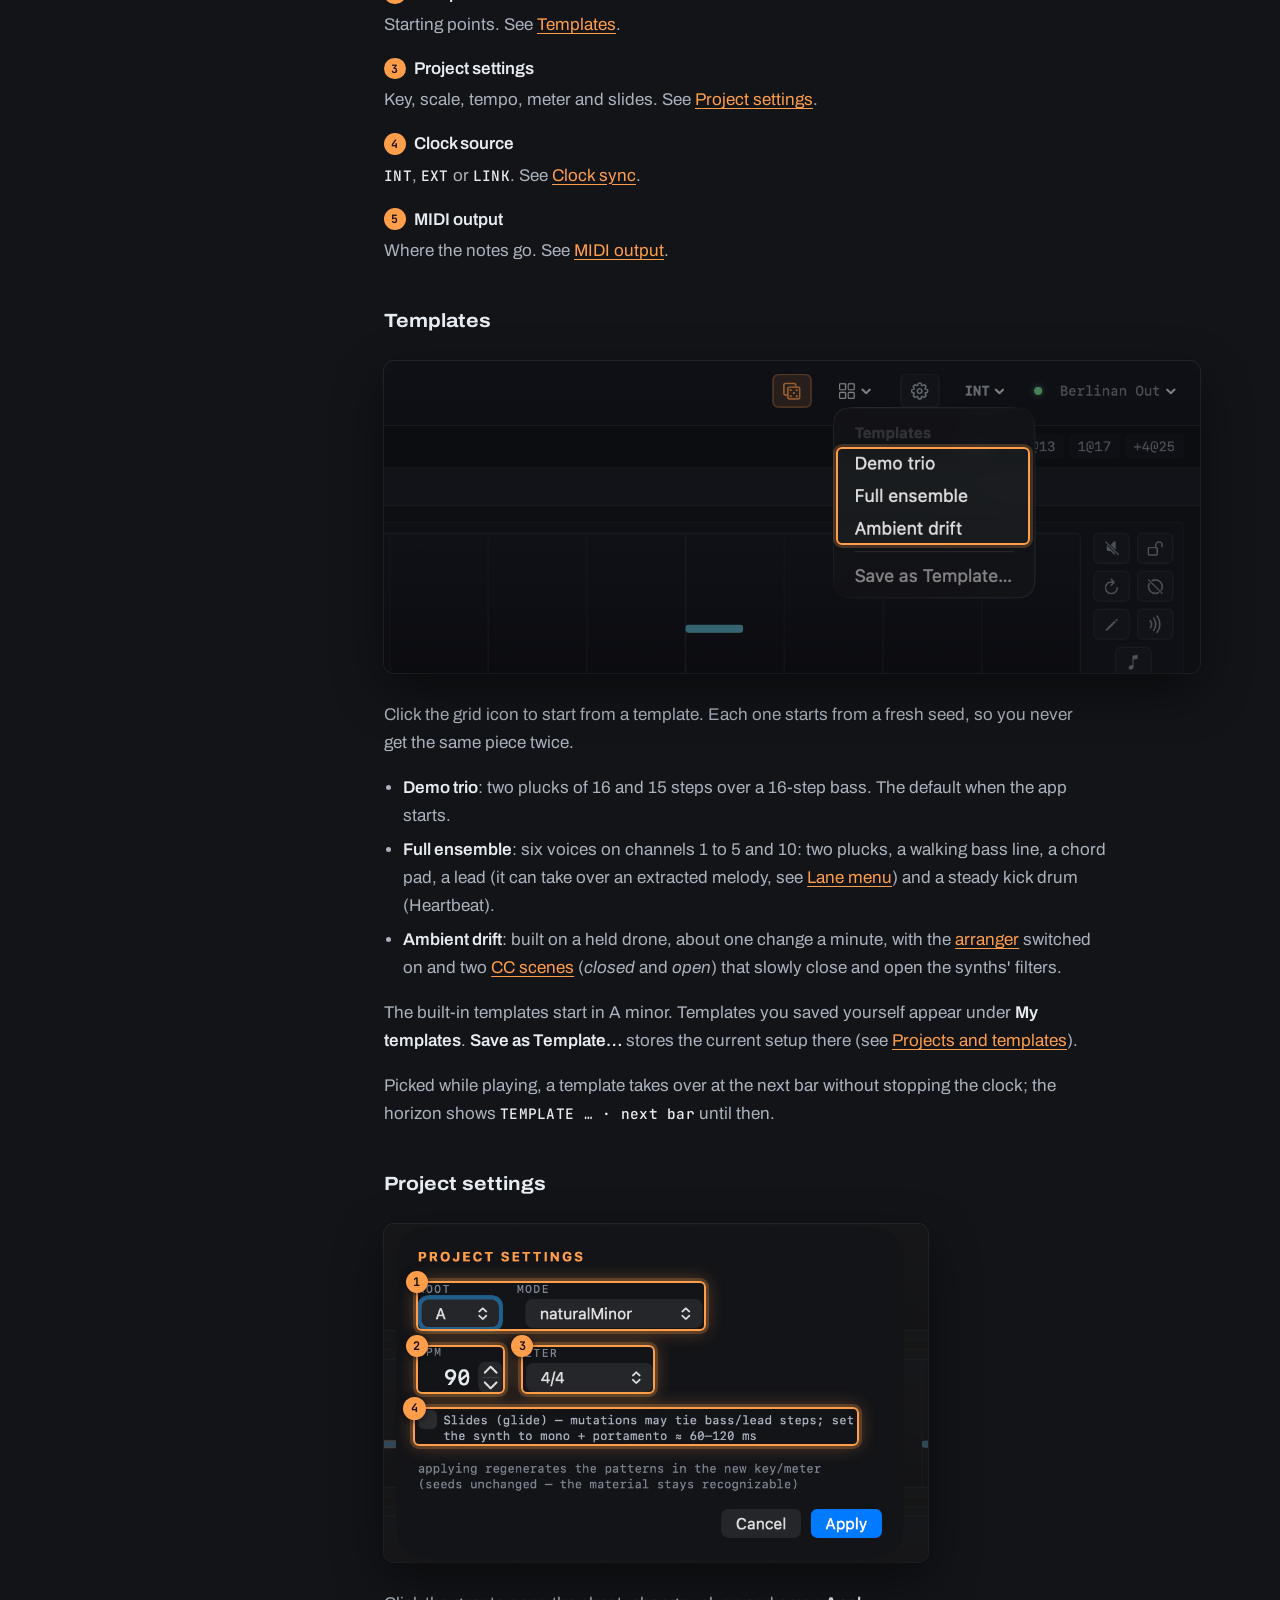
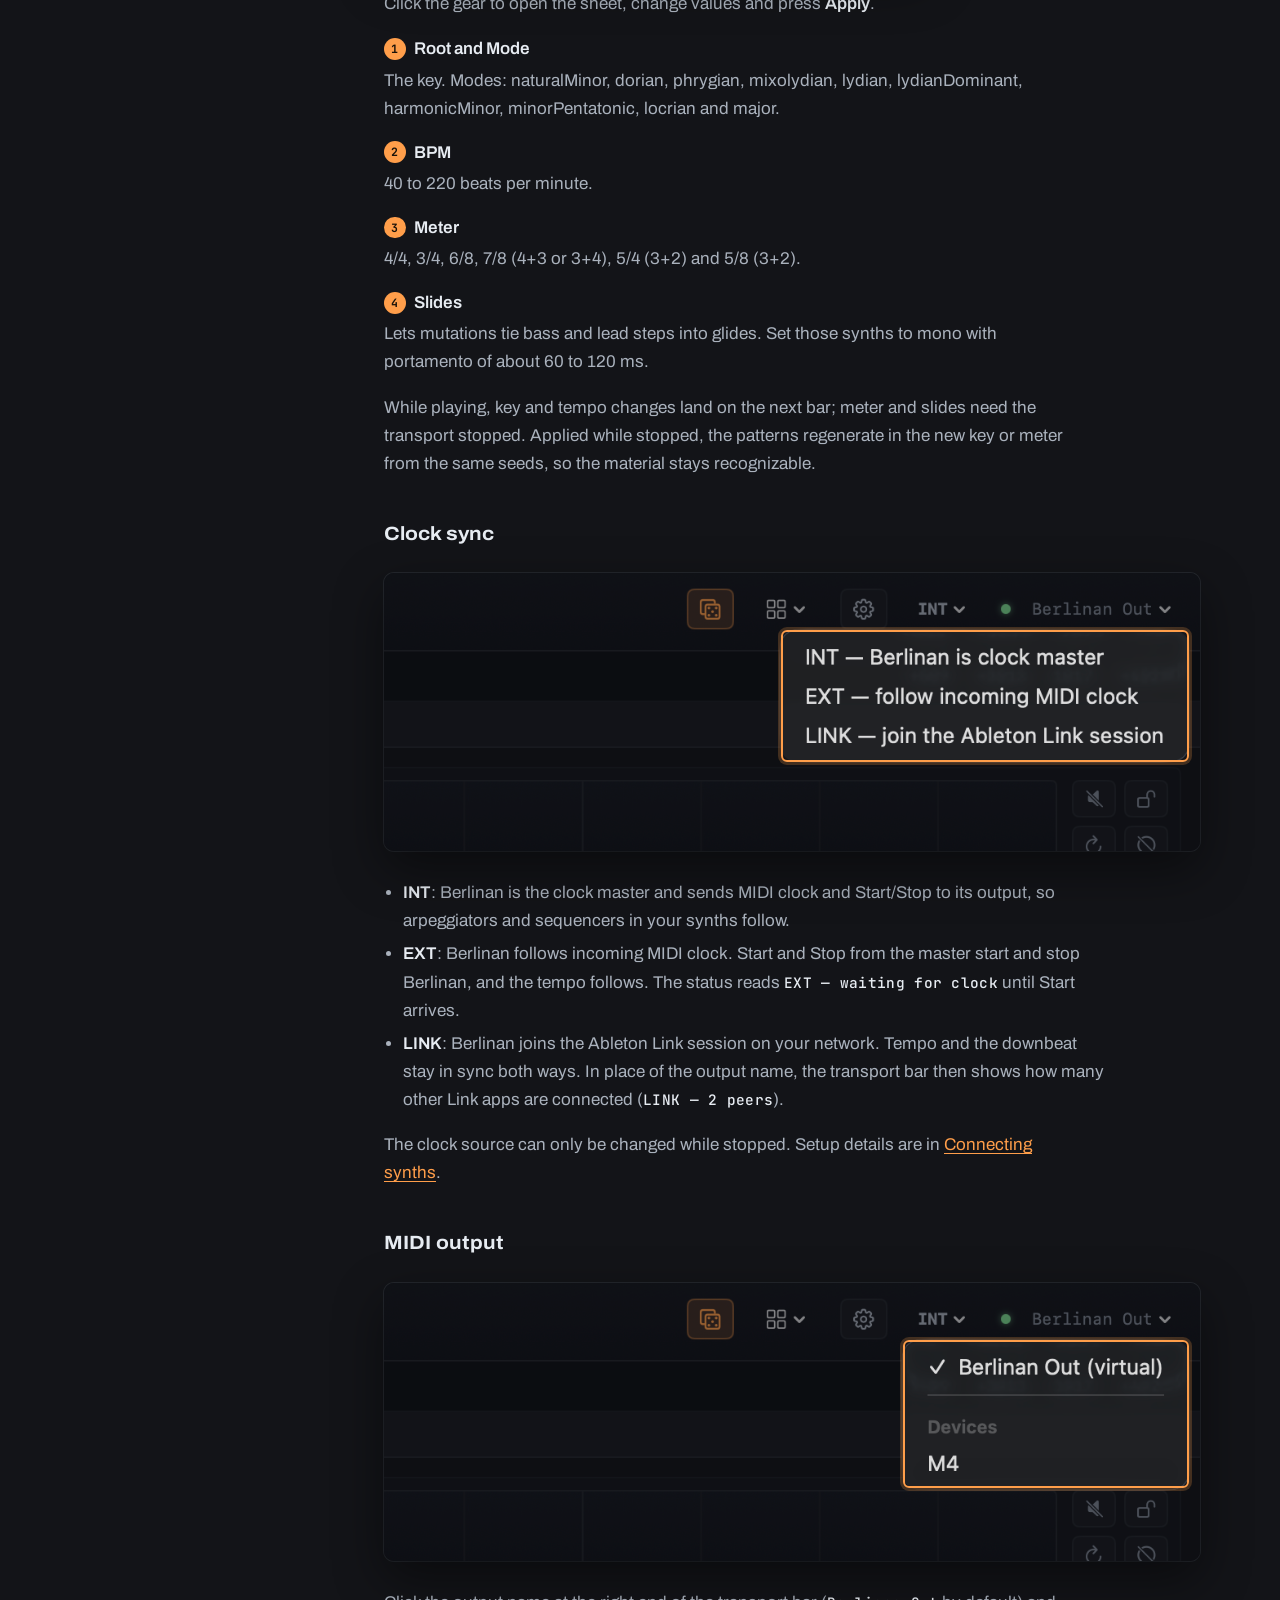
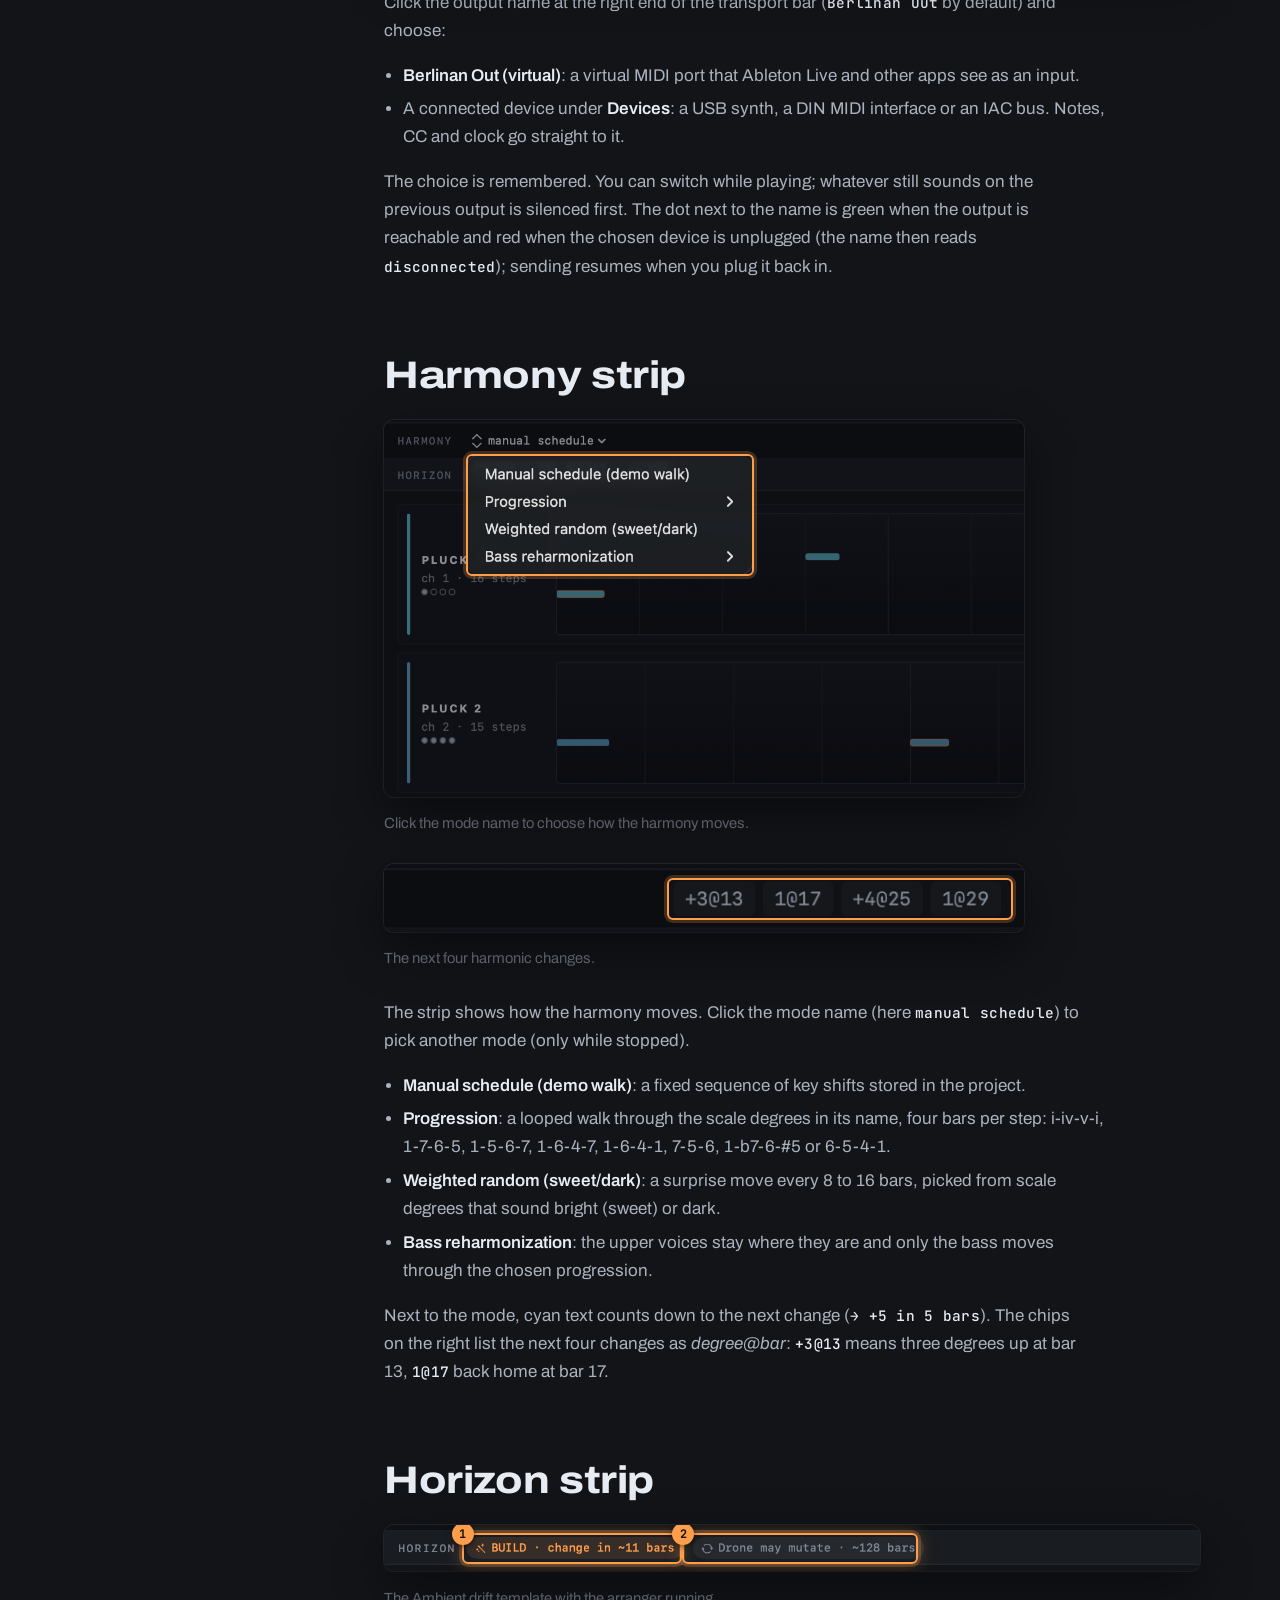
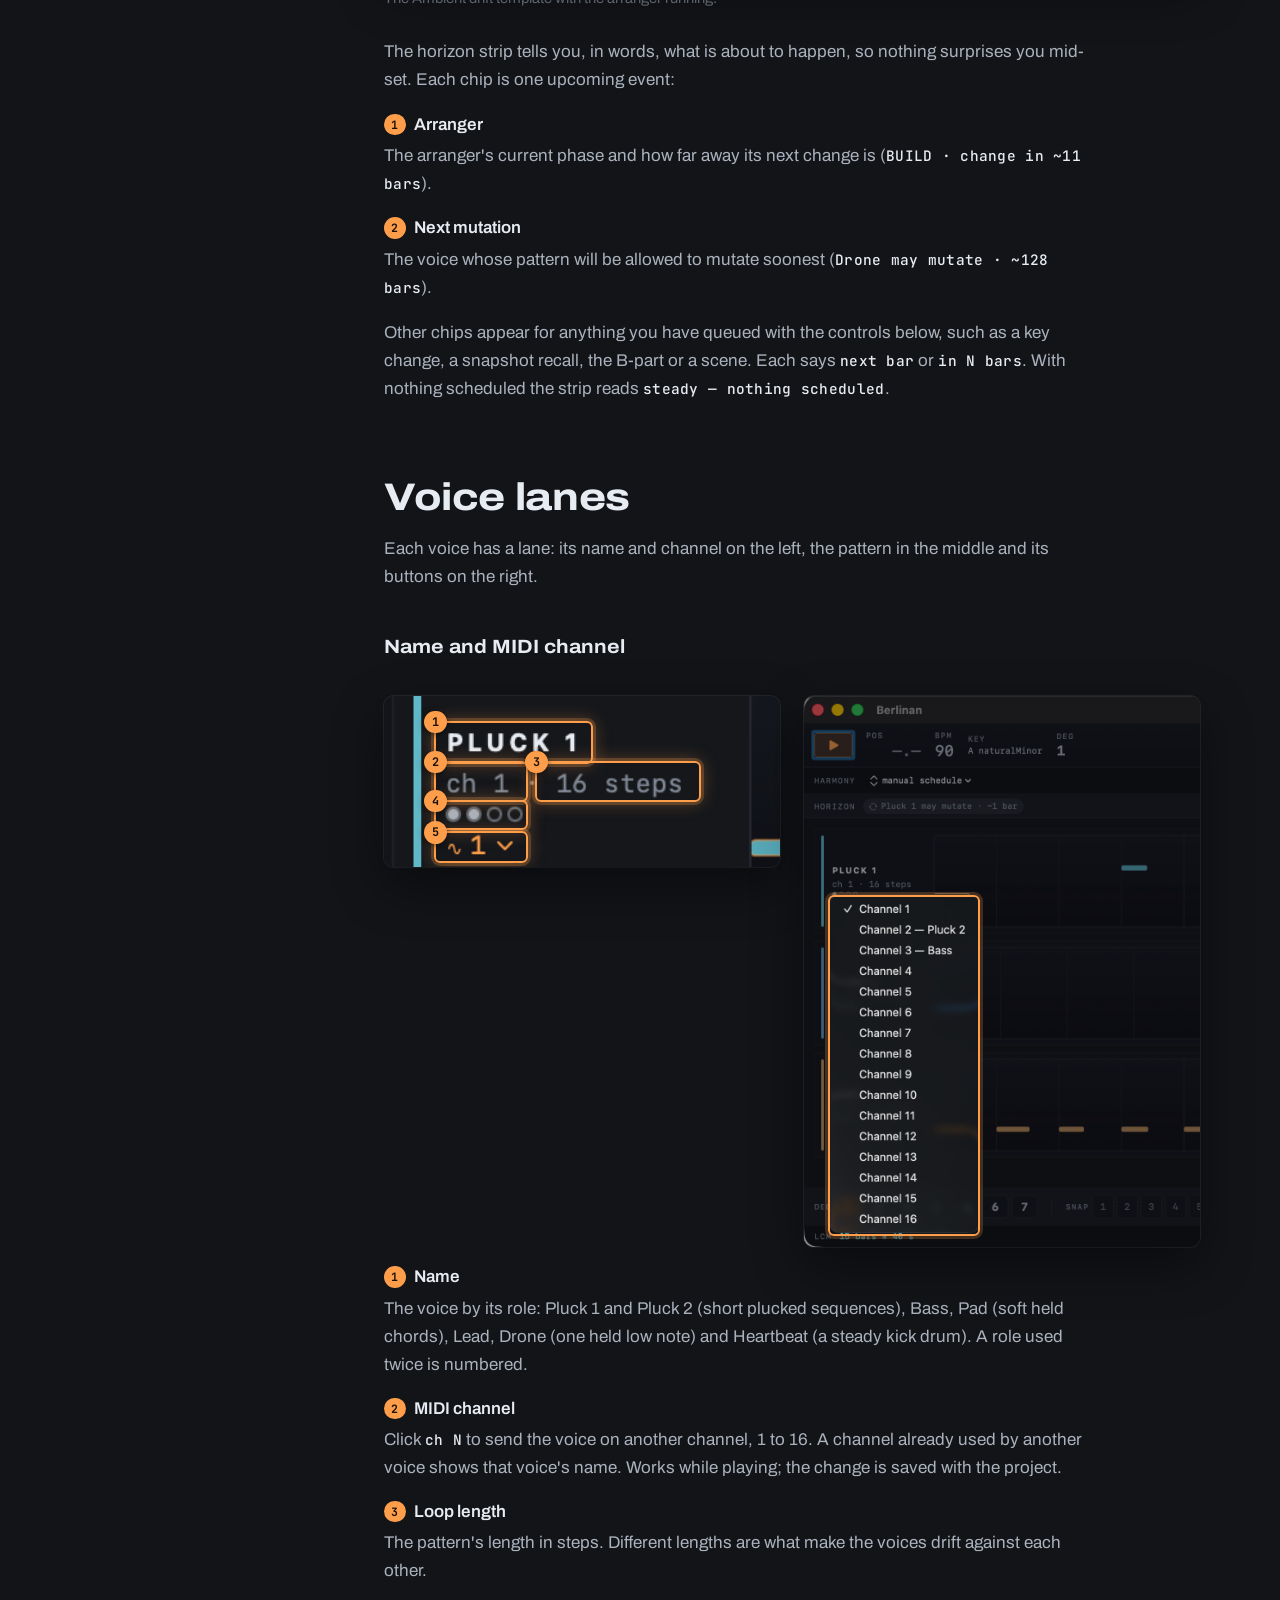
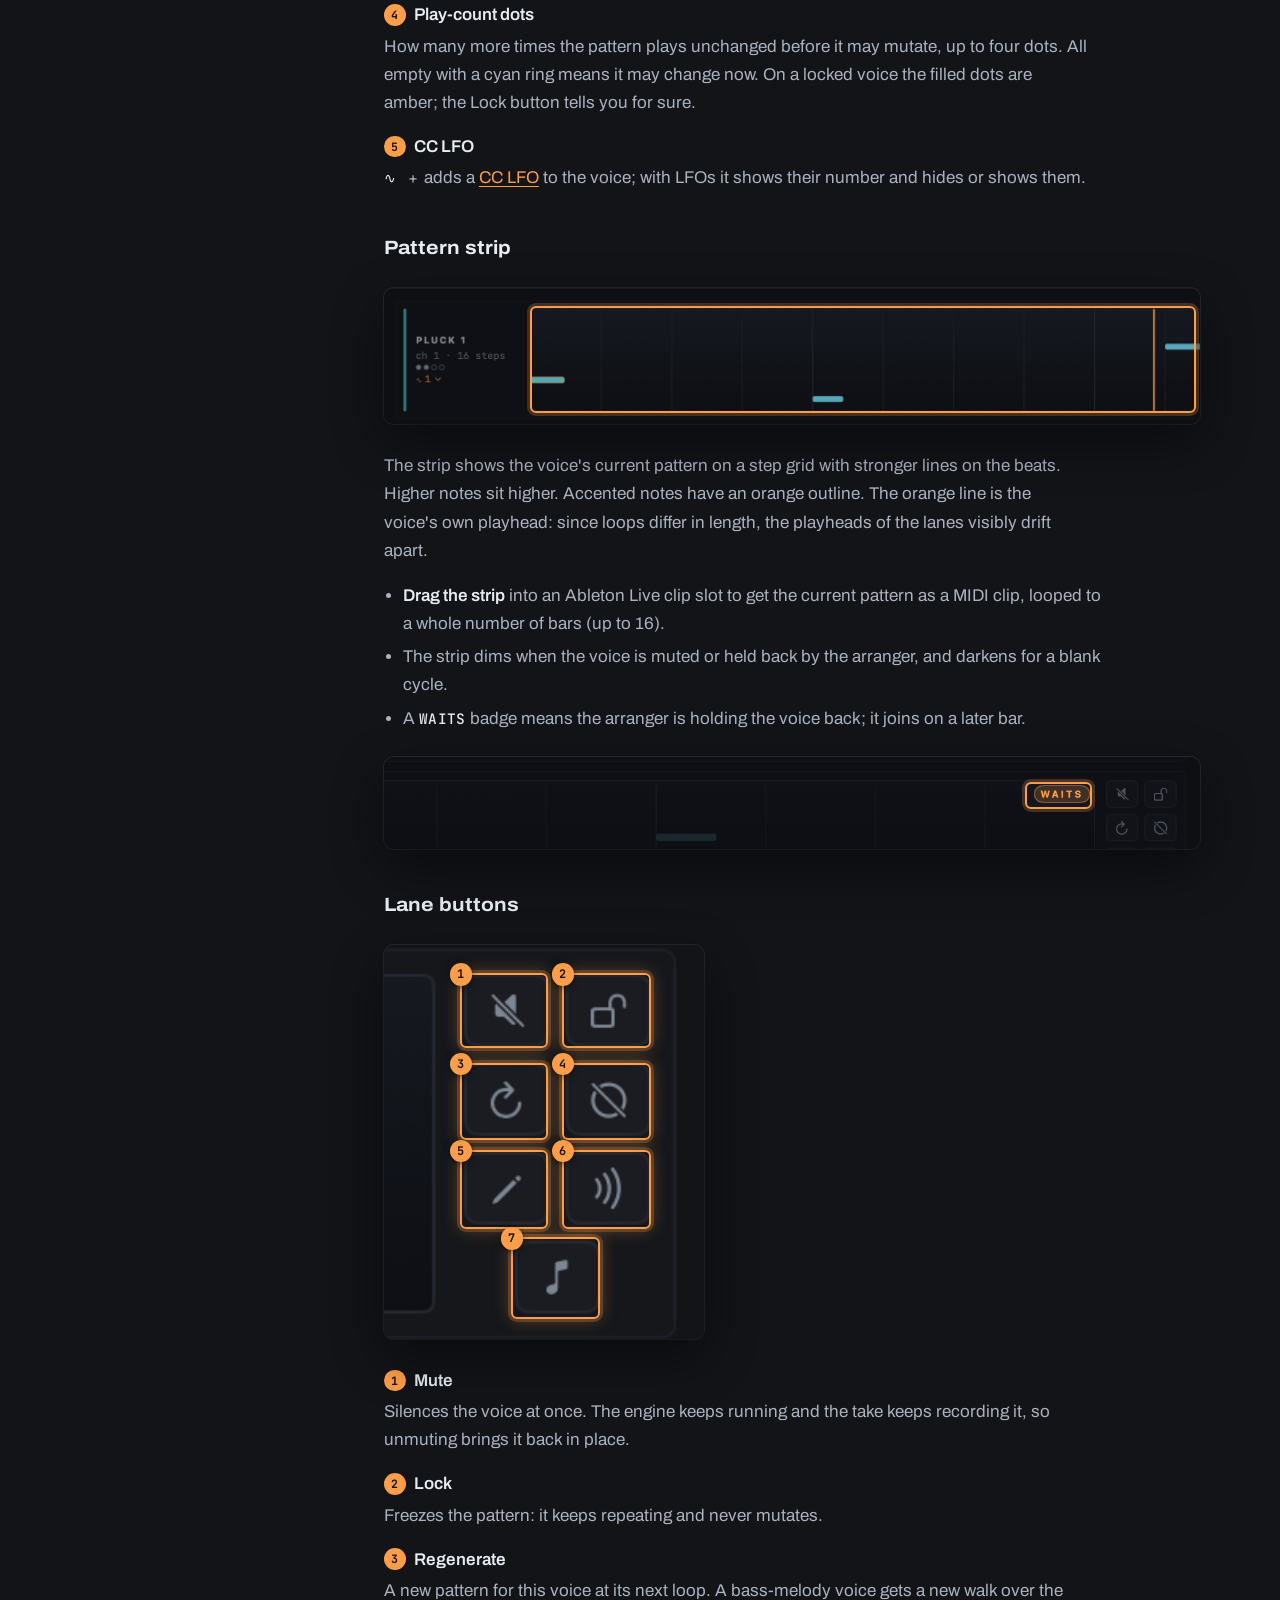
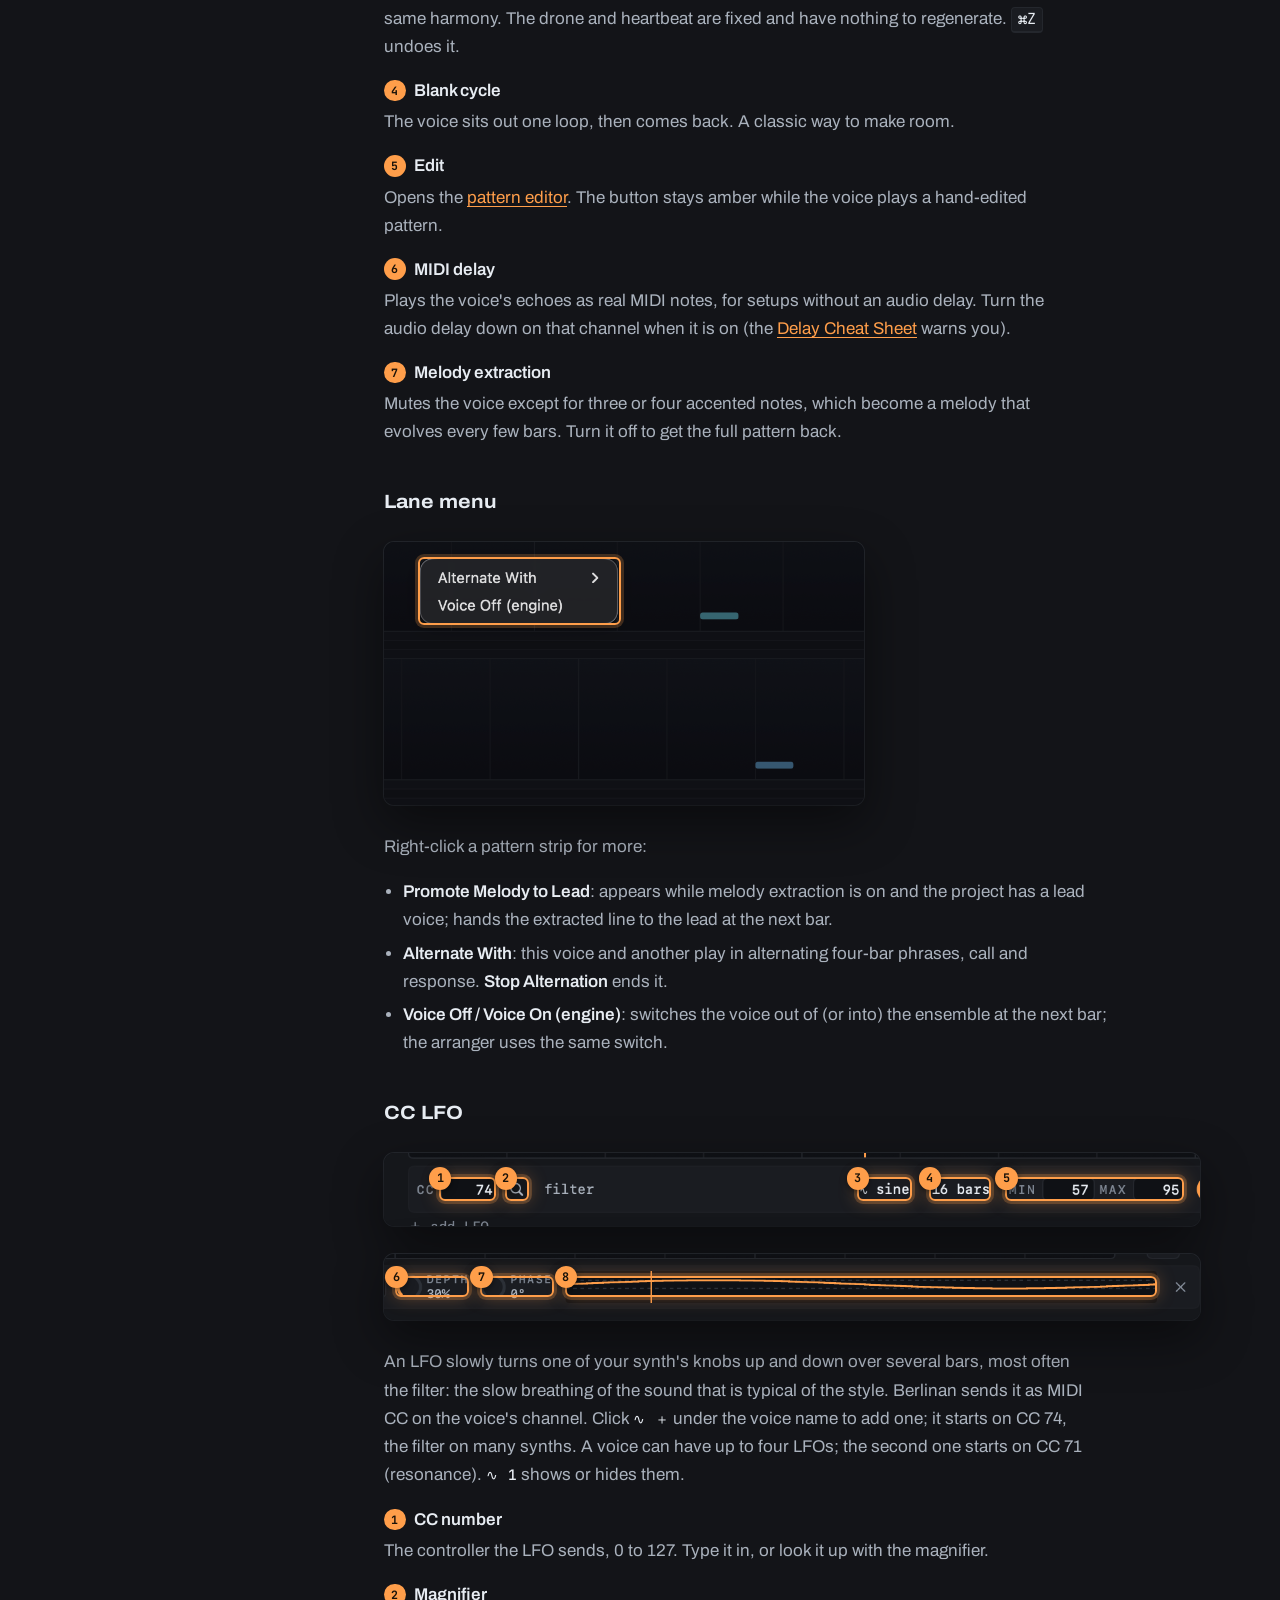
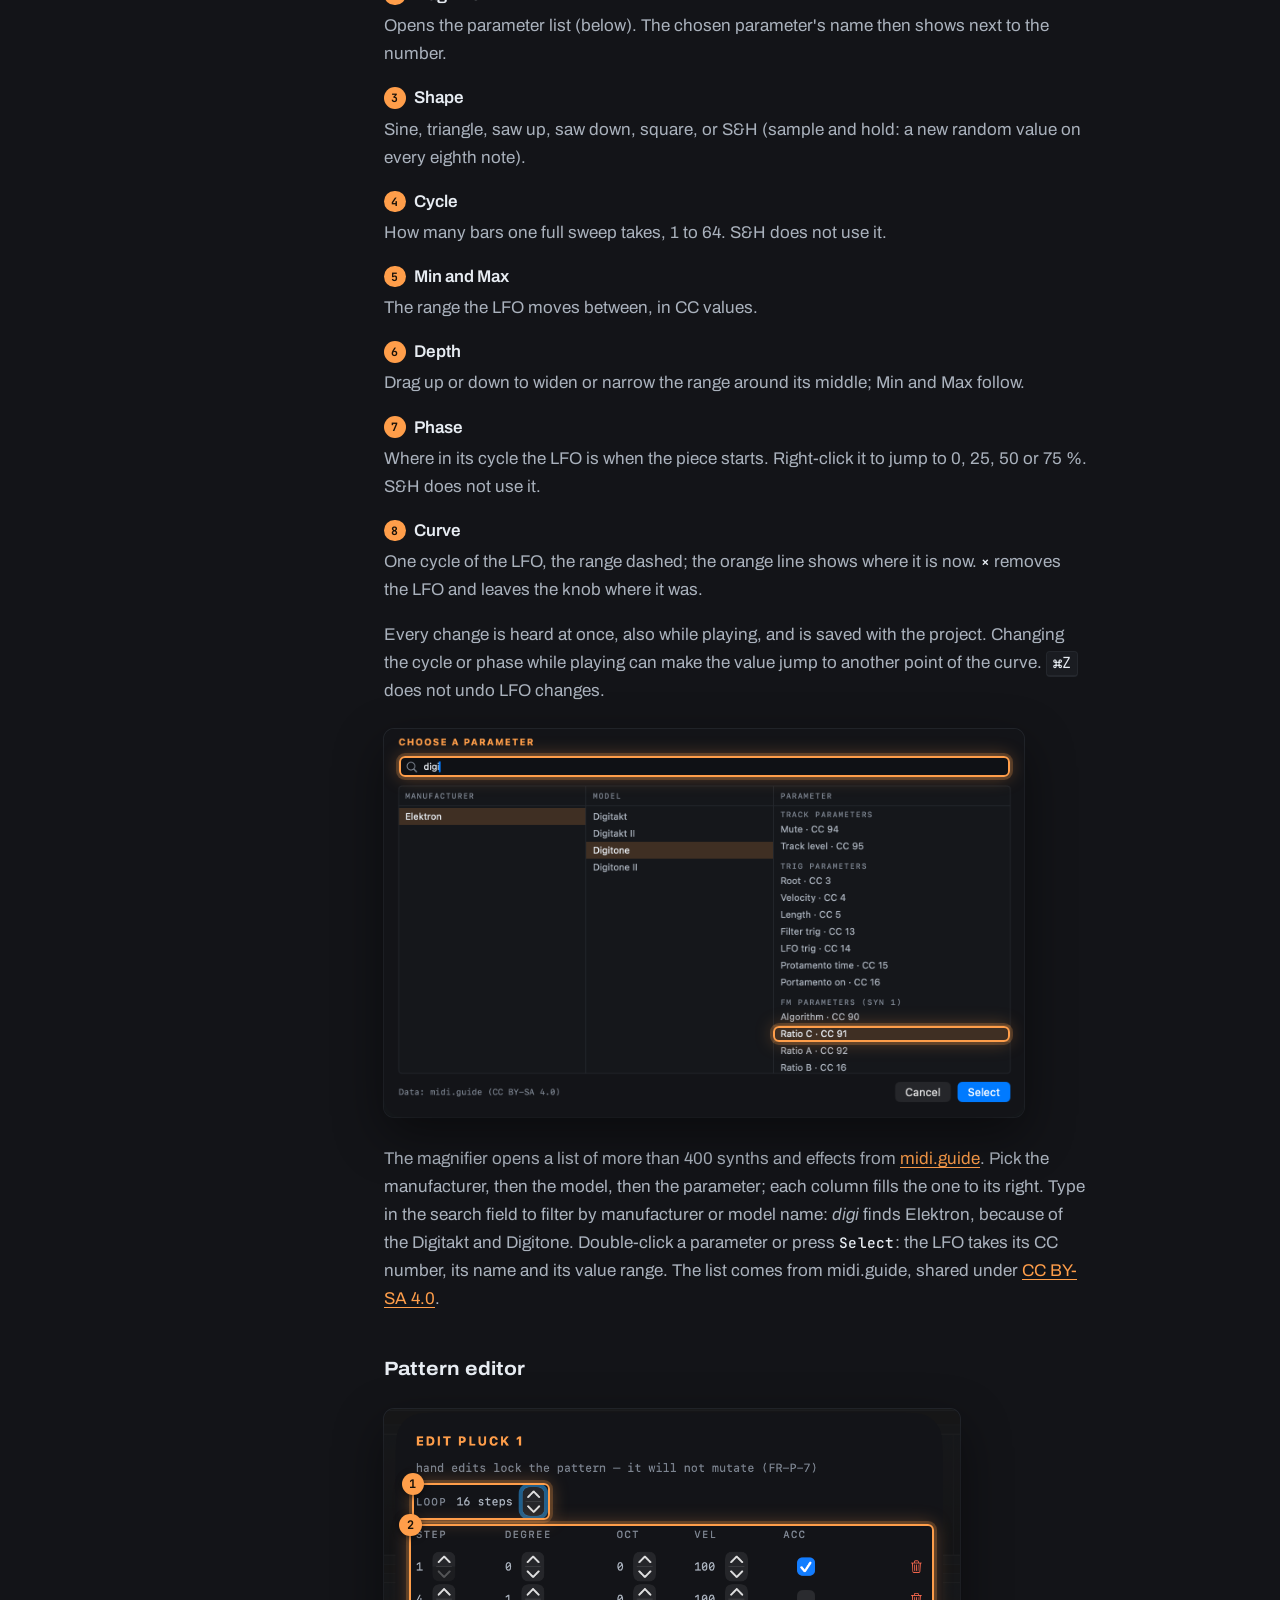
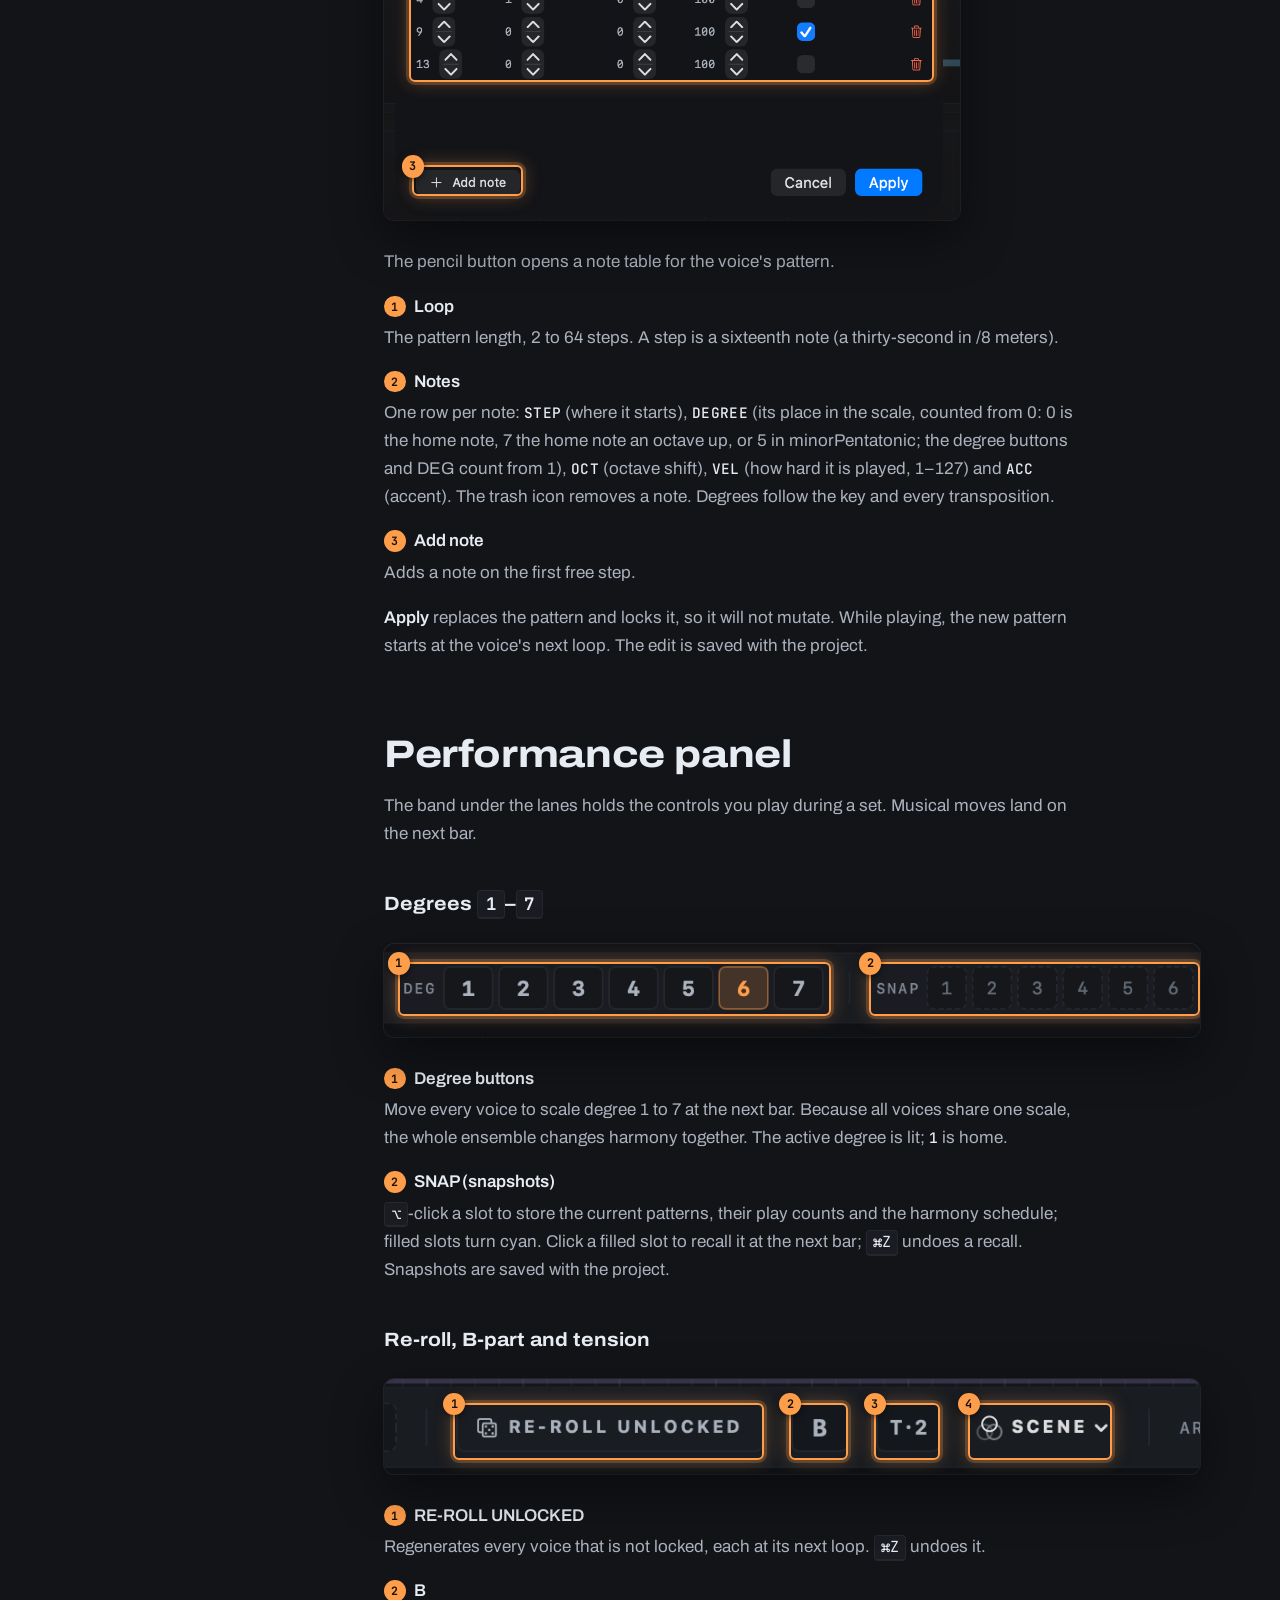
<file: docs/manual.html>
<!doctype html>
<html lang="en">
<head>
<meta charset="utf-8">
<meta name="viewport" content="width=device-width, initial-scale=1">
<title>Berlinan Manual</title>
<meta name="description" content="The complete Berlinan manual: every control of the generative Berlin School sequencer, with marked screenshots, setup for Ableton Live and hardware synths, and keyboard shortcuts.">
<meta property="og:title" content="Berlinan Manual">
<meta property="og:description" content="Every control of Berlinan, with marked screenshots.">
<meta property="og:image" content="https://jiripisa.github.io/berlinan/assets/berlinan-window.png">
<meta name="theme-color" content="#131418">
<link rel="alternate" hreflang="en" href="https://jiripisa.github.io/berlinan/manual.html">
<link rel="alternate" hreflang="cs" href="https://jiripisa.github.io/berlinan/cs/manual.html">
<link rel="alternate" hreflang="x-default" href="https://jiripisa.github.io/berlinan/manual.html">
<link rel="icon" href="assets/icon.png">
<link rel="preconnect" href="https://fonts.googleapis.com">
<link rel="preconnect" href="https://fonts.gstatic.com" crossorigin>
<link href="https://fonts.googleapis.com/css2?family=Archivo:wdth,wght@62..125,400..800&family=JetBrains+Mono:wght@400;500;700&display=swap" rel="stylesheet">
<link rel="stylesheet" href="assets/manual.css">
</head>
<body>

<header class="wrap masthead">
  <a class="brand" href="index.html"><img src="assets/icon.png" alt="" width="32" height="32">Berlinan</a>
  <nav aria-label="Site">
    <a href="index.html">Overview</a>
    <a href="manual.html" aria-current="page">Manual</a>
    <a href="index.html#get">Download</a>
    <a href="https://github.com/jiripisa/berlinan">GitHub</a>
    <a class="lang" href="cs/manual.html" hreflang="cs" lang="cs">Česky</a>
  </nav>
</header>

<main>
  <div class="wrap title">
    <h1>Manual</h1>
    <p>Every control of Berlinan 1.3.1, where to find it and what it does. The
    orange frames in the screenshots mark the control the text talks about.</p>
  </div>

  <div class="wrap layout">
    <nav class="toc" aria-label="Contents">
      <p>Contents</p>
      <ol>
        <li><a href="#start">Getting started</a></li>
        <li><a href="#window">The main window</a></li>
        <li><a href="#transport">Transport bar</a>
          <ol>
            <li><a href="#play">Play and readouts</a></li>
            <li><a href="#seed">New seed</a></li>
            <li><a href="#templates">Templates</a></li>
            <li><a href="#settings">Project settings</a></li>
            <li><a href="#sync">Clock sync</a></li>
            <li><a href="#output">MIDI output</a></li>
          </ol>
        </li>
        <li><a href="#harmony">Harmony strip</a></li>
        <li><a href="#horizon">Horizon strip</a></li>
        <li><a href="#lanes">Voice lanes</a>
          <ol>
            <li><a href="#channel">Name and MIDI channel</a></li>
            <li><a href="#strip">Pattern strip</a></li>
            <li><a href="#lane-buttons">Lane buttons</a></li>
            <li><a href="#lane-menu">Lane menu</a></li>
            <li><a href="#lfo">CC LFO</a></li>
            <li><a href="#editor">Pattern editor</a></li>
          </ol>
        </li>
        <li><a href="#panel">Performance panel</a>
          <ol>
            <li><a href="#degrees">Degrees</a></li>
            <li><a href="#snapshots">Snapshots</a></li>
            <li><a href="#moves">Re-roll, B-part, tension</a></li>
            <li><a href="#scenes">Scenes</a></li>
            <li><a href="#arranger">Arranger</a></li>
            <li><a href="#density">Density and ambient</a></li>
            <li><a href="#learn">MIDI learn</a></li>
            <li><a href="#export">Export capture</a></li>
          </ol>
        </li>
        <li><a href="#lcm">LCM footer</a></li>
        <li><a href="#takes">Takes window</a></li>
        <li><a href="#delay">Delay Cheat Sheet</a></li>
        <li><a href="#updates">Updates</a></li>
        <li><a href="#connect">Connecting synths</a></li>
        <li><a href="#projects">Projects and templates</a></li>
        <li><a href="#keys">Keyboard shortcuts</a></li>
        <li><a href="#concepts">Concepts</a></li>
        <li><a href="#trouble">Troubleshooting</a></li>
      </ol>
    </nav>

    <article>

      <!-- ===================================================== -->
      <section id="start">
        <h2>Getting started</h2>
        <p>Berlinan is a generative MIDI sequencer for macOS 14 or later. It plays
        several short melodic loops that repeat, slowly shift against each other
        because their lengths differ, and change only a little at a time. It makes
        no sound itself: it sends MIDI to Ableton Live or to hardware synths.</p>
        <ol>
          <li><a href="index.html#get">Download the disk image</a>, open it and drag
          <b>Berlinan</b> to Applications. The app is signed and notarized, so it
          opens without security warnings.</li>
          <li>Start Berlinan. It opens with the <b>Demo trio</b> (Pluck 1, Pluck 2
          and Bass) in A minor, from a fresh random <a href="#concepts">seed</a> every session.</li>
          <li>Send it somewhere you can hear it. Pick the
          <a href="#output">MIDI output</a> and set up your synths as described in
          <a href="#connect">Connecting synths</a>.</li>
          <li>Press <kbd>Space</kbd>. You should now hear the voices.</li>
          <li>Play with it. Press <kbd>1</kbd> to <kbd>7</kbd> to move the whole
          ensemble to another scale degree, <kbd>N</kbd> for new patterns in every
          voice, and watch the <a href="#horizon">horizon strip</a> announce
          what is about to change.</li>
        </ol>
        <div class="note"><p>Musical changes wait for the next bar line; a single
        voice's new pattern waits for the end of its own loop. So you can press a
        button a little early and it still lands in time.</p></div>
      </section>

      <!-- ===================================================== -->
      <section id="window">
        <h2>The main window</h2>
        <p>The window is built in horizontal bands, top to bottom.</p>
        <figure class="fig wide">
          <div class="view" style="--iw:2800;--ih:1280">
            <img src="assets/manual/main.png" alt="The Berlinan main window while playing, with its six bands marked: transport bar, harmony strip, horizon strip, voice lanes, performance panel and LCM footer.">
            <span class="mark" style="--x:.4;--y:4.8;--w:99.2;--h:7.2"><b>1</b></span>
            <span class="mark" style="--x:.4;--y:13;--w:99.2;--h:4.3"><b>2</b></span>
            <span class="mark" style="--x:.4;--y:17.8;--w:99.2;--h:4"><b>3</b></span>
            <span class="mark" style="--x:.4;--y:23.4;--w:99.2;--h:65.4"><b>4</b></span>
            <span class="mark" style="--x:.4;--y:89.6;--w:99.2;--h:6.4"><b>5</b></span>
            <span class="mark" style="--x:.4;--y:96.4;--w:99.2;--h:3.4"><b>6</b></span>
          </div>
          <figcaption>The Demo trio playing.</figcaption>
        </figure>
        <dl class="controls">
          <dt><span class="n">1</span><a href="#transport">Transport bar</a></dt>
          <dd>Play/stop, position, tempo, key and degree; new seed, templates, settings, clock source and MIDI output.</dd>
          <dt><span class="n">2</span><a href="#harmony">Harmony strip</a></dt>
          <dd>How the harmony moves and the next harmonic changes.</dd>
          <dt><span class="n">3</span><a href="#horizon">Horizon strip</a></dt>
          <dd>A plain-language list of everything that is about to happen.</dd>
          <dt><span class="n">4</span><a href="#lanes">Voice lanes</a></dt>
          <dd>One lane per voice, with its pattern, playhead and controls. Scroll when there are more voices than fit.</dd>
          <dt><span class="n">5</span><a href="#panel">Performance panel</a></dt>
          <dd>The jam controls: degrees, snapshots, B-part, arranger, density, MIDI learn and export.</dd>
          <dt><span class="n">6</span><a href="#lcm">LCM footer</a></dt>
          <dd>When all loops line up again, and the engine version.</dd>
        </dl>
        <p>Hold the pointer over any control to see a short tooltip.</p>
      </section>

      <!-- ===================================================== -->
      <section id="transport">
        <h2>Transport bar</h2>

        <h3 id="play">Play and readouts</h3>
        <figure class="fig">
          <div class="view" style="--iw:2800;--ih:1280;--zx:0;--zy:4.6;--zw:26;--zh:7.6">
            <img src="assets/manual/main.png" alt="The left end of the transport bar: the play/stop button and the POS, BPM, KEY and DEG readouts.">
            <span class="mark" style="--x:.7;--y:6.1;--w:3.4;--h:5.3"><b>1</b></span>
            <span class="mark" style="--x:5;--y:6.2;--w:4.9;--h:5.3"><b>2</b></span>
            <span class="mark" style="--x:10.5;--y:6.2;--w:2.2;--h:5.3"><b>3</b></span>
            <span class="mark" style="--x:13.3;--y:6.2;--w:6.7;--h:5.3"><b>4</b></span>
            <span class="mark" style="--x:20.7;--y:6.2;--w:2;--h:5.3"><b>5</b></span>
          </div>
        </figure>
        <dl class="controls">
          <dt><span class="n">1</span>Play / Stop <kbd>Space</kbd></dt>
          <dd>Starts and stops the ensemble. Stopping silences every note at once,
          including long drones. Every play starts the piece from its beginning;
          each play-to-stop pass is recorded as a <a href="#takes">take</a>.</dd>
          <dt><span class="n">2</span>POS</dt>
          <dd>The position as bar.beat while playing, <span class="ui">—.—</span> when stopped.</dd>
          <dt><span class="n">3</span>BPM</dt>
          <dd>The tempo. Change it in <a href="#settings">Project settings</a>; in
          EXT or LINK mode it follows the external clock.</dd>
          <dt><span class="n">4</span>KEY</dt>
          <dd>The home note and scale every voice shares, for example <span class="ui">A naturalMinor</span>.</dd>
          <dt><span class="n">5</span>DEG</dt>
          <dd>The current transposition: <span class="ui">1</span> is home, <span class="ui">+3</span>
          means the ensemble plays three scale degrees up. It turns orange when you
          are away from home. Degree button 4 shows here as <span class="ui">+3</span>.</dd>
        </dl>

        <h3 id="seed">New seed, templates, settings, sync and output</h3>
        <figure class="fig">
          <div class="view" style="--iw:2800;--ih:1280;--zx:74;--zy:4.6;--zw:26;--zh:7.6">
            <img src="assets/manual/main.png" alt="The right end of the transport bar: new-seed dice, templates grid, settings gear, INT clock menu and the MIDI output menu.">
            <span class="mark" style="--x:77.3;--y:6.3;--w:2.4;--h:5"><b>1</b></span>
            <span class="mark" style="--x:80.5;--y:6.3;--w:2.6;--h:5"><b>2</b></span>
            <span class="mark" style="--x:84;--y:6.3;--w:2.4;--h:5"><b>3</b></span>
            <span class="mark" style="--x:87;--y:6.3;--w:3.1;--h:5"><b>4</b></span>
            <span class="mark" style="--x:90.8;--y:6.3;--w:8.6;--h:5"><b>5</b></span>
          </div>
        </figure>
        <dl class="controls">
          <dt><span class="n">1</span>New seed <kbd>N</kbd></dt>
          <dd>New patterns for every voice from the same setup. While playing they
          take over at the next bar. <kbd>⌘Z</kbd> brings the previous ones back.</dd>
          <dt><span class="n">2</span>Templates</dt>
          <dd>Starting points. See <a href="#templates">Templates</a>.</dd>
          <dt><span class="n">3</span>Project settings</dt>
          <dd>Key, scale, tempo, meter and slides. See <a href="#settings">Project settings</a>.</dd>
          <dt><span class="n">4</span>Clock source</dt>
          <dd><span class="ui">INT</span>, <span class="ui">EXT</span> or <span class="ui">LINK</span>. See <a href="#sync">Clock sync</a>.</dd>
          <dt><span class="n">5</span>MIDI output</dt>
          <dd>Where the notes go. See <a href="#output">MIDI output</a>.</dd>
        </dl>

        <h3 id="templates">Templates</h3>
        <figure class="fig">
          <div class="view spot" style="--iw:1200;--ih:460">
            <img src="assets/manual/menu-templates.png" alt="The templates menu open: Demo trio, Full ensemble, Ambient drift and Save as Template.">
            <span class="mark" style="--x:55.4;--y:27.5;--w:23.8;--h:31.5"></span>
          </div>
        </figure>
        <p>Click the grid icon to start from a template. Each one starts from a
        fresh seed, so you never get the same piece twice.</p>
        <ul>
          <li><b>Demo trio</b>: two plucks of 16 and 15 steps over a 16-step bass.
          The default when the app starts.</li>
          <li><b>Full ensemble</b>: six voices on channels 1 to 5 and 10: two plucks,
          a walking bass line, a chord pad, a lead (it can take over an extracted
          melody, see <a href="#lane-menu">Lane menu</a>) and a steady kick drum
          (Heartbeat).</li>
          <li><b>Ambient drift</b>: built on a held drone, about one change a minute,
          with the <a href="#arranger">arranger</a> switched on and two
          <a href="#scenes">CC scenes</a> (<i>closed</i> and <i>open</i>) that slowly
          close and open the synths' filters.</li>
        </ul>
        <p>The built-in templates start in A minor. Templates you saved yourself
        appear under <b>My templates</b>. <b>Save as Template…</b> stores the
        current setup there (see <a href="#projects">Projects and templates</a>).</p>
        <p>Picked while playing, a template takes over at the next bar without
        stopping the clock; the horizon shows <span class="ui">TEMPLATE … · next bar</span> until then.</p>

        <h3 id="settings">Project settings</h3>
        <figure class="fig" style="max-width:34rem">
          <div class="view" style="--iw:900;--ih:560">
            <img src="assets/manual/settings.png" alt="The Project Settings sheet: root and mode pickers, BPM stepper, meter picker, slides checkbox, Cancel and Apply.">
            <span class="mark" style="--x:5.8;--y:16.8;--w:53.4;--h:15"><b>1</b></span>
            <span class="mark" style="--x:5.8;--y:35.8;--w:16.4;--h:14.6"><b>2</b></span>
            <span class="mark" style="--x:25.2;--y:35.8;--w:24.6;--h:14.6"><b>3</b></span>
            <span class="mark" style="--x:5.4;--y:54.2;--w:82;--h:11.6"><b>4</b></span>
          </div>
        </figure>
        <p>Click the gear to open the sheet, change values and press <b>Apply</b>.</p>
        <dl class="controls">
          <dt><span class="n">1</span>Root and Mode</dt>
          <dd>The key. Modes: naturalMinor, dorian, phrygian, mixolydian, lydian,
          lydianDominant, harmonicMinor, minorPentatonic, locrian and major.</dd>
          <dt><span class="n">2</span>BPM</dt>
          <dd>40 to 220 beats per minute.</dd>
          <dt><span class="n">3</span>Meter</dt>
          <dd>4/4, 3/4, 6/8, 7/8 (4+3 or 3+4), 5/4 (3+2) and 5/8 (3+2).</dd>
          <dt><span class="n">4</span>Slides</dt>
          <dd>Lets mutations tie bass and lead steps into glides. Set those synths
          to mono with portamento of about 60 to 120 ms.</dd>
        </dl>
        <p>While playing, key and tempo changes land on the next bar; meter and
        slides need the transport stopped. Applied while stopped, the patterns
        regenerate in the new key or meter from the same seeds, so the material
        stays recognizable.</p>

        <h3 id="sync">Clock sync</h3>
        <figure class="fig">
          <div class="view spot" style="--iw:1000;--ih:340">
            <img src="assets/manual/menu-sync.png" alt="The clock source menu open: INT, EXT and LINK.">
            <span class="mark" style="--x:48.6;--y:20.5;--w:50;--h:47.5"></span>
          </div>
        </figure>
        <ul>
          <li><b>INT</b>: Berlinan is the clock master and sends MIDI clock and
          Start/Stop to its output, so arpeggiators and sequencers in your synths follow.</li>
          <li><b>EXT</b>: Berlinan follows incoming MIDI clock. Start and Stop
          from the master start and stop Berlinan, and the tempo follows. The
          status reads <span class="ui">EXT — waiting for clock</span> until Start arrives.</li>
          <li><b>LINK</b>: Berlinan joins the Ableton Link session on your
          network. Tempo and the downbeat stay in sync both ways. In place of the
          output name, the transport bar then shows how many other Link apps are
          connected (<span class="ui">LINK — 2 peers</span>).</li>
        </ul>
        <p>The clock source can only be changed while stopped. Setup details are in
        <a href="#connect">Connecting synths</a>.</p>

        <h3 id="output">MIDI output</h3>
        <figure class="fig">
          <div class="view spot" style="--iw:1000;--ih:340">
            <img src="assets/manual/menu-output.png" alt="The MIDI output menu open: Berlinan Out (virtual) checked, and a connected device M4 under Devices.">
            <span class="mark" style="--x:63.6;--y:20.5;--w:35;--h:53.5"></span>
          </div>
        </figure>
        <p>Click the output name at the right end of the transport bar
        (<span class="ui">Berlinan Out</span> by default) and choose:</p>
        <ul>
          <li><b>Berlinan Out (virtual)</b>: a virtual MIDI port that Ableton
          Live and other apps see as an input.</li>
          <li>A connected device under <b>Devices</b>: a USB synth, a DIN MIDI
          interface or an IAC bus. Notes, CC and clock go straight to it.</li>
        </ul>
        <p>The choice is remembered. You can switch while playing; whatever still
        sounds on the previous output is silenced first. The dot next to the name
        is green when the output is reachable and red when the chosen device is
        unplugged (the name then reads <span class="ui">disconnected</span>);
        sending resumes when you plug it back in.</p>
      </section>

      <!-- ===================================================== -->
      <section id="harmony">
        <h2>Harmony strip</h2>
        <figure class="fig" style="max-width:40rem">
            <div class="view spot" style="--iw:1120;--ih:660">
              <img src="assets/manual/menu-harmony.png" alt="The harmony mode menu open: Manual schedule, Progression, Weighted random and Bass reharmonization.">
              <span class="mark" style="--x:12.8;--y:9;--w:45;--h:32.5"></span>
            </div>
            <figcaption>Click the mode name to choose how the harmony moves.</figcaption>
          </figure>
          <figure class="fig" style="max-width:40rem">
            <div class="view spot" style="--iw:2800;--ih:1280;--zx:76;--zy:12.4;--zw:24;--zh:5.6">
              <img src="assets/manual/main.png" alt="The right end of the harmony strip with four upcoming transposition chips.">
              <span class="mark" style="--x:86.6;--y:13.6;--w:13;--h:3.4"></span>
            </div>
            <figcaption>The next four harmonic changes.</figcaption>
          </figure>
        <p>The strip shows how the harmony moves. Click the mode name (here
        <span class="ui">manual schedule</span>) to pick another mode (only
        while stopped).</p>
        <ul>
          <li><b>Manual schedule (demo walk)</b>: a fixed sequence of key shifts stored in the project.</li>
          <li><b>Progression</b>: a looped walk through the scale degrees in its name, four bars per step:
          i-iv-v-i, 1-7-6-5, 1-5-6-7, 1-6-4-7, 1-6-4-1, 7-5-6, 1-b7-6-#5 or 6-5-4-1.</li>
          <li><b>Weighted random (sweet/dark)</b>: a surprise move every 8 to 16
          bars, picked from scale degrees that sound bright (sweet) or dark.</li>
          <li><b>Bass reharmonization</b>: the upper voices stay where they are and
          only the bass moves through the chosen progression.</li>
        </ul>
        <p>Next to the mode, cyan text counts down to the next change
        (<span class="ui">→ +5 in 5 bars</span>). The chips on the right list the
        next four changes as <i>degree@bar</i>: <span class="ui">+3@13</span>
        means three degrees up at bar 13, <span class="ui">1@17</span> back home at bar 17.</p>
      </section>

      <!-- ===================================================== -->
      <section id="horizon">
        <h2>Horizon strip</h2>
        <figure class="fig">
          <div class="view" style="--iw:3400;--ih:1280;--zx:0;--zy:16.6;--zw:40;--zh:6">
            <img src="assets/manual/arranger.png" alt="The horizon strip with two chips: BUILD, change in about 11 bars, and Drone may mutate in about 128 bars.">
            <span class="mark" style="--x:3.8;--y:17.6;--w:10.8;--h:4"><b>1</b></span>
            <span class="mark" style="--x:14.6;--y:17.6;--w:11.6;--h:4"><b>2</b></span>
          </div>
          <figcaption>The Ambient drift template with the arranger running.</figcaption>
        </figure>
        <p>The horizon strip tells you, in words, what is about to happen, so
        nothing surprises you mid-set. Each chip is one upcoming event:</p>
        <dl class="controls">
          <dt><span class="n">1</span>Arranger</dt>
          <dd>The arranger's current phase and how far away its next change is
          (<span class="ui">BUILD · change in ~11 bars</span>).</dd>
          <dt><span class="n">2</span>Next mutation</dt>
          <dd>The voice whose pattern will be allowed to mutate soonest
          (<span class="ui">Drone may mutate · ~128 bars</span>).</dd>
        </dl>
        <p>Other chips appear for anything you have queued with the controls
        below, such as a key change, a snapshot recall, the B-part or a scene. Each says <span class="ui">next bar</span>
        or <span class="ui">in N bars</span>. With nothing scheduled the strip reads
        <span class="ui">steady — nothing scheduled</span>.</p>
      </section>

      <!-- ===================================================== -->
      <section id="lanes">
        <h2>Voice lanes</h2>
        <p>Each voice has a lane: its name and channel on the left, the pattern in
        the middle and its buttons on the right.</p>

        <h3 id="channel">Name and MIDI channel</h3>
        <div class="pair">
          <figure class="fig">
            <div class="view" style="--iw:2800;--ih:1280;--zx:.6;--zy:27.6;--zw:11;--zh:10.4">
              <img src="assets/manual/main.png" alt="The header of the Pluck 1 lane: the name, the channel and loop length, the play-count dots and the CC LFO button.">
              <span class="mark" style="--x:2;--y:29.1;--w:4.4;--h:2.6"><b>1</b></span>
              <span class="mark" style="--x:2;--y:31.5;--w:2.6;--h:2.5"><b>2</b></span>
              <span class="mark" style="--x:4.8;--y:31.5;--w:4.6;--h:2.5"><b>3</b></span>
              <span class="mark" style="--x:2;--y:33.9;--w:2.6;--h:1.8"><b>4</b></span>
              <span class="mark" style="--x:2;--y:35.8;--w:2.6;--h:1.9"><b>5</b></span>
            </div>
          </figure>
          <figure class="fig">
            <div class="view spot" style="--iw:920;--ih:1280">
              <img src="assets/manual/menu-channel.png" alt="The channel menu of Pluck 1 open: Channel 1 checked, Channel 2 marked Pluck 2, Channel 3 marked Bass, channels 4 to 16.">
              <span class="mark" style="--x:6;--y:36;--w:38.4;--h:62"></span>
            </div>
          </figure>
        </div>
        <dl class="controls">
          <dt><span class="n">1</span>Name</dt>
          <dd>The voice by its role: Pluck 1 and Pluck 2 (short plucked sequences),
          Bass, Pad (soft held chords), Lead, Drone (one held low note) and
          Heartbeat (a steady kick drum). A role used twice is numbered.</dd>
          <dt><span class="n">2</span>MIDI channel</dt>
          <dd>Click <span class="ui">ch N</span> to send the voice on another channel,
          1 to 16. A channel already used by another voice shows that voice's
          name. Works while playing; the change is saved with the project.</dd>
          <dt><span class="n">3</span>Loop length</dt>
          <dd>The pattern's length in steps. Different lengths are what
          make the voices drift against each other.</dd>
          <dt><span class="n">4</span>Play-count dots</dt>
          <dd>How many more times the pattern plays unchanged before it may
          mutate, up to four dots. All empty with a cyan ring means it may change
          now. On a locked voice the filled dots are amber; the Lock button tells
          you for sure.</dd>
          <dt><span class="n">5</span>CC LFO</dt>
          <dd><span class="ui">∿ ＋</span> adds a <a href="#lfo">CC LFO</a> to the voice;
          with LFOs it shows their number and hides or shows them.</dd>
        </dl>

        <h3 id="strip">Pattern strip</h3>
        <figure class="fig">
          <div class="view spot" style="--iw:2800;--ih:1280;--zx:0;--zy:22;--zw:60;--zh:22">
            <img src="assets/manual/main.png" alt="The Pluck 1 pattern strip with notes and the orange playhead.">
            <span class="mark" style="--x:10.7;--y:25;--w:49;--h:17.2"></span>
          </div>
        </figure>
        <p>The strip shows the voice's current pattern on a step grid with
        stronger lines on the beats. Higher notes sit higher. Accented notes have
        an orange outline. The orange line is the voice's own playhead: since
        loops differ in length, the playheads of the lanes visibly drift apart.</p>
        <ul>
          <li><b>Drag the strip</b> into an Ableton Live clip slot to get the
          current pattern as a MIDI clip, looped to a whole number of bars (up to 16).</li>
          <li>The strip dims when the voice is muted or held back by the arranger,
          and darkens for a blank cycle.</li>
          <li>A <span class="ui">WAITS</span> badge means the arranger is holding the
          voice back; it joins on a later bar.</li>
        </ul>
        <figure class="fig">
          <div class="view spot" style="--iw:3400;--ih:1280;--zx:60;--zy:42;--zw:40;--zh:12">
            <img src="assets/manual/arranger.png" alt="A WAITS badge at the top right of the Pluck 1 lane.">
            <span class="mark" style="--x:91.4;--y:45.3;--w:3.3;--h:3.5"></span>
          </div>
        </figure>

        <h3 id="lane-buttons">Lane buttons</h3>
        <figure class="fig" style="max-width:20rem">
          <div class="view" style="--iw:2800;--ih:1280;--zx:92.6;--zy:23.8;--zw:7.2;--zh:19.4">
            <img src="assets/manual/main.png" alt="The seven buttons of a voice lane.">
            <span class="mark" style="--x:94.3;--y:25.2;--w:2;--h:3.7"><b>1</b></span>
            <span class="mark" style="--x:96.6;--y:25.2;--w:2;--h:3.7"><b>2</b></span>
            <span class="mark" style="--x:94.3;--y:29.6;--w:2;--h:3.8"><b>3</b></span>
            <span class="mark" style="--x:96.6;--y:29.6;--w:2;--h:3.8"><b>4</b></span>
            <span class="mark" style="--x:94.3;--y:33.9;--w:2;--h:3.9"><b>5</b></span>
            <span class="mark" style="--x:96.6;--y:33.9;--w:2;--h:3.9"><b>6</b></span>
            <span class="mark" style="--x:95.45;--y:38.2;--w:2;--h:4"><b>7</b></span>
          </div>
        </figure>
        <dl class="controls">
          <dt><span class="n">1</span>Mute</dt>
          <dd>Silences the voice at once. The engine keeps running and the take keeps
          recording it, so unmuting brings it back in place.</dd>
          <dt><span class="n">2</span>Lock</dt>
          <dd>Freezes the pattern: it keeps repeating and never mutates.</dd>
          <dt><span class="n">3</span>Regenerate</dt>
          <dd>A new pattern for this voice at its next loop. A bass-melody voice gets a
          new walk over the same harmony. The drone and heartbeat are fixed and
          have nothing to regenerate. <kbd>⌘Z</kbd> undoes it.</dd>
          <dt><span class="n">4</span>Blank cycle</dt>
          <dd>The voice sits out one loop, then comes back. A classic way to make room.</dd>
          <dt><span class="n">5</span>Edit</dt>
          <dd>Opens the <a href="#editor">pattern editor</a>. The button stays amber
          while the voice plays a hand-edited pattern.</dd>
          <dt><span class="n">6</span>MIDI delay</dt>
          <dd>Plays the voice's echoes as real MIDI notes, for setups without an
          audio delay. Turn the audio delay down on that channel when it is on
          (the <a href="#delay">Delay Cheat Sheet</a> warns you).</dd>
          <dt><span class="n">7</span>Melody extraction</dt>
          <dd>Mutes the voice except for three or four accented notes, which become a
          melody that evolves every few bars. Turn it off to get the full pattern back.</dd>
        </dl>

        <h3 id="lane-menu">Lane menu</h3>
        <figure class="fig" style="max-width:30rem">
          <div class="view spot" style="--iw:840;--ih:460">
            <img src="assets/manual/menu-lane.png" alt="The lane context menu: Alternate With and Voice Off (engine).">
            <span class="mark" style="--x:7;--y:5.6;--w:42.4;--h:26"></span>
          </div>
        </figure>
        <p>Right-click a pattern strip for more:</p>
        <ul>
          <li><b>Promote Melody to Lead</b>: appears while melody extraction is on and the
          project has a lead voice; hands the extracted line to the lead at the next bar.</li>
          <li><b>Alternate With</b>: this voice and another play in alternating
          four-bar phrases, call and response. <b>Stop Alternation</b> ends it.</li>
          <li><b>Voice Off / Voice On (engine)</b>: switches the voice out of (or into)
          the ensemble at the next bar; the arranger uses the same switch.</li>
        </ul>

        <h3 id="lfo">CC LFO</h3>
        <figure class="fig">
          <div class="view" style="--iw:2800;--ih:1280;--zx:9.5;--zy:41.3;--zw:43;--zh:8.4">
            <img src="assets/manual/lfo-strip.png" alt="The CC LFO strip under the Pluck 1 lane: CC number 74 with the magnifier and the name filter, shape sine, 16 bars, Min 57 and Max 95, the Depth and Phase knobs, and the curve with the playhead.">
            <span class="mark" style="--x:12.4;--y:44.1;--w:3;--h:2.7"><b>1</b></span>
            <span class="mark" style="--x:15.85;--y:44.1;--w:1.3;--h:2.7"><b>2</b></span>
            <span class="mark" style="--x:34.4;--y:44.1;--w:2.9;--h:2.7"><b>3</b></span>
            <span class="mark" style="--x:38.2;--y:44.1;--w:3.3;--h:2.7"><b>4</b></span>
            <span class="mark" style="--x:42.25;--y:44.1;--w:9.4;--h:2.7"><b>5</b></span>
          </div>
        </figure>
        <figure class="fig">
          <div class="view" style="--iw:2800;--ih:1280;--zx:51.6;--zy:41.3;--zw:47;--zh:8.4">
            <img src="assets/manual/lfo-strip.png" alt="">
            <span class="mark" style="--x:52.25;--y:44.1;--w:4.25;--h:2.7"><b>6</b></span>
            <span class="mark" style="--x:57.15;--y:44.1;--w:4.25;--h:2.7"><b>7</b></span>
            <span class="mark" style="--x:62;--y:44.1;--w:34.1;--h:2.7"><b>8</b></span>
          </div>
        </figure>
        <p>An LFO slowly turns one of your synth's knobs up and down over several
        bars, most often the filter: the slow breathing of the sound that is typical
        of the style. Berlinan sends it as MIDI CC on the voice's channel. Click
        <span class="ui">∿ ＋</span> under the voice name to add one; it starts on
        CC&nbsp;74, the filter on many synths. A voice can have up to four LFOs; the
        second one starts on CC&nbsp;71 (resonance). <span class="ui">∿ 1</span>
        shows or hides them.</p>
        <dl class="controls">
          <dt><span class="n">1</span>CC number</dt>
          <dd>The controller the LFO sends, 0 to 127. Type it in, or look it up with
          the magnifier.</dd>
          <dt><span class="n">2</span>Magnifier</dt>
          <dd>Opens the parameter list (below). The chosen parameter's name then shows
          next to the number.</dd>
          <dt><span class="n">3</span>Shape</dt>
          <dd>Sine, triangle, saw up, saw down, square, or S&amp;H (sample and hold: a
          new random value on every eighth note).</dd>
          <dt><span class="n">4</span>Cycle</dt>
          <dd>How many bars one full sweep takes, 1 to 64. S&amp;H does not use it.</dd>
          <dt><span class="n">5</span>Min and Max</dt>
          <dd>The range the LFO moves between, in CC values.</dd>
          <dt><span class="n">6</span>Depth</dt>
          <dd>Drag up or down to widen or narrow the range around its middle; Min and
          Max follow.</dd>
          <dt><span class="n">7</span>Phase</dt>
          <dd>Where in its cycle the LFO is when the piece starts. Right-click it to jump
          to 0, 25, 50 or 75 %. S&amp;H does not use it.</dd>
          <dt><span class="n">8</span>Curve</dt>
          <dd>One cycle of the LFO, the range dashed; the orange line shows where it is
          now. <span class="ui">×</span> removes the LFO and leaves the knob where it was.</dd>
        </dl>
        <p>Every change is heard at once, also while playing, and is saved with the
        project. Changing the cycle or phase while playing can make the value jump to
        another point of the curve. <kbd>⌘Z</kbd> does not undo LFO changes.</p>
        <figure class="fig" style="max-width:40rem">
          <div class="view" style="--iw:2800;--ih:1280;--zx:22.9;--zy:14.8;--zw:54.1;--zh:71.7">
            <img src="assets/manual/cc-browser.png" alt="The parameter list after typing digi: Elektron selected, models Digitakt, Digitakt II, Digitone and Digitone II, and the Digitone parameters with Ratio C on CC 91 selected.">
            <span class="mark" style="--x:24.15;--y:19.8;--w:51.65;--h:3.8"></span>
            <span class="mark" style="--x:55.8;--y:69.6;--w:20;--h:3"></span>
          </div>
        </figure>
        <p>The magnifier opens a list of more than 400 synths and effects from
        <a href="https://midi.guide">midi.guide</a>. Pick the manufacturer, then the
        model, then the parameter; each column fills the one to its right. Type in the
        search field to filter by manufacturer or model name: <i>digi</i> finds
        Elektron, because of the Digitakt and Digitone. Double-click a parameter or
        press <span class="ui">Select</span>: the LFO takes its CC number, its name
        and its value range. The list comes from midi.guide, shared under
        <a href="https://creativecommons.org/licenses/by-sa/4.0/">CC BY-SA 4.0</a>.</p>

        <h3 id="editor">Pattern editor</h3>
        <figure class="fig" style="max-width:36rem">
          <div class="view" style="--iw:1010;--ih:720">
            <img src="assets/manual/editor.png" alt="The Edit Pluck 1 sheet: loop length, a table of notes with step, degree, octave, velocity and accent, Add note, Cancel and Apply.">
            <span class="mark" style="--x:4.8;--y:18;--w:24;--h:9"><b>1</b></span>
            <span class="mark" style="--x:4.4;--y:28;--w:91;--h:38.4"><b>2</b></span>
            <span class="mark" style="--x:4.8;--y:86.8;--w:19.4;--h:7.4"><b>3</b></span>
          </div>
        </figure>
        <p>The pencil button opens a note table for the voice's pattern.</p>
        <dl class="controls">
          <dt><span class="n">1</span>Loop</dt>
          <dd>The pattern length, 2 to 64 steps. A step is a sixteenth note (a
          thirty-second in /8 meters).</dd>
          <dt><span class="n">2</span>Notes</dt>
          <dd>One row per note: <span class="ui">STEP</span> (where it starts), <span class="ui">DEGREE</span> (its place in the
          scale, counted from 0: 0 is the home note, 7 the home note an octave up,
          or 5 in minorPentatonic; the degree buttons and DEG count from 1), <span class="ui">OCT</span>
          (octave shift), <span class="ui">VEL</span> (how hard it is played, 1–127) and <span class="ui">ACC</span> (accent). The
          trash icon removes a note. Degrees follow the key and every transposition.</dd>
          <dt><span class="n">3</span>Add note</dt>
          <dd>Adds a note on the first free step.</dd>
        </dl>
        <p><b>Apply</b> replaces the pattern and locks it, so it will not mutate.
        While playing, the new pattern starts at the voice's next loop. The edit is
        saved with the project.</p>
      </section>

      <!-- ===================================================== -->
      <section id="panel">
        <h2>Performance panel</h2>
        <p>The band under the lanes holds the controls you play during a set.
        Musical moves land on the next bar.</p>

        <h3 id="degrees">Degrees <kbd>1</kbd>–<kbd>7</kbd></h3>
        <figure class="fig">
          <div class="view" style="--iw:2800;--ih:1280;--zx:0;--zy:88.4;--zw:36;--zh:9">
            <img src="assets/manual/main.png" alt="The left end of the performance panel: degree buttons 1 to 7 and snapshot slots 1 to 6.">
            <span class="mark" style="--x:.6;--y:90.2;--w:19.1;--h:5.2"><b>1</b></span>
            <span class="mark" style="--x:21.4;--y:90.2;--w:14.6;--h:5.2"><b>2</b></span>
          </div>
        </figure>
        <dl class="controls">
          <dt><span class="n">1</span>Degree buttons</dt>
          <dd>Move every voice to scale degree 1 to 7 at the next bar. Because all
          voices share one scale, the whole ensemble changes harmony together. The
          active degree is lit; <span class="ui">1</span> is home.</dd>
          <dt id="snapshots"><span class="n">2</span>SNAP (snapshots)</dt>
          <dd><kbd>⌥</kbd>-click a slot to store the current patterns, their play
          counts and the harmony schedule; filled slots turn cyan. Click a filled
          slot to recall it at the next bar; <kbd>⌘Z</kbd> undoes a recall.
          Snapshots are saved with the project.</dd>
        </dl>

        <h3 id="moves">Re-roll, B-part and tension</h3>
        <figure class="fig">
          <div class="view" style="--iw:3400;--ih:1280;--zx:29;--zy:88.6;--zw:26;--zh:8">
            <img src="assets/manual/arranger.png" alt="The middle of the performance panel: Re-roll unlocked, B, T·2 and Scene.">
            <span class="mark" style="--x:31.2;--y:90.6;--w:9.9;--h:4.8"><b>1</b></span>
            <span class="mark" style="--x:41.9;--y:90.6;--w:1.9;--h:4.8"><b>2</b></span>
            <span class="mark" style="--x:44.6;--y:90.6;--w:2.1;--h:4.8"><b>3</b></span>
            <span class="mark" style="--x:47.6;--y:90.6;--w:4.6;--h:4.8"><b>4</b></span>
          </div>
        </figure>
        <dl class="controls">
          <dt><span class="n">1</span>RE-ROLL UNLOCKED</dt>
          <dd>Regenerates every voice that is not locked, each at its next loop.
          <kbd>⌘Z</kbd> undoes it.</dd>
          <dt><span class="n">2</span>B</dt>
          <dd>Starts a contrasting second section in one press: a chord progression
          begins and the bass gets a new line. Available while playing.</dd>
          <dt><span class="n">3</span>T·n</dt>
          <dd><i>n</i> is how many deliberately wrong notes this piece has left.
          Each press holds one note a half step above the home note at the next
          bar: a sharp clash that adds bite. Save them for a high point.</dd>
          <dt id="scenes"><span class="n">4</span>SCENE</dt>
          <dd>Only shown when the project has CC scenes (Ambient drift has two).
          Pick a scene and all mapped controllers glide toward that timbre over
          eight bars. Available while playing.</dd>
        </dl>

        <h3 id="arranger">Arranger</h3>
        <figure class="fig">
          <div class="view" style="--iw:3400;--ih:1280;--zx:54.6;--zy:88.6;--zw:22;--zh:8">
            <img src="assets/manual/arranger.png" alt="The arranger controls: AUTO lit, the phase readout BUILD 12, the advance button, the ambient moon and the density slider.">
            <span class="mark" style="--x:55.6;--y:90.6;--w:3.4;--h:4.8"><b>1</b></span>
            <span class="mark" style="--x:59.4;--y:90.6;--w:3.6;--h:4.8"><b>2</b></span>
            <span class="mark" style="--x:63.4;--y:90.6;--w:1.7;--h:4.8"><b>3</b></span>
            <span class="mark" style="--x:65.1;--y:90.6;--w:1.8;--h:4.8"><b>4</b></span>
            <span class="mark" style="--x:66.9;--y:90.6;--w:8.2;--h:4.8"><b>5</b></span>
          </div>
        </figure>
        <dl class="controls">
          <dt><span class="n">1</span>ARR · AUTO</dt>
          <dd>Switches the arranger autopilot on or off. It builds the piece voice by
          voice (a drone opens it when there is one), lets it settle, varies it,
          fires the B-part, brings the opening theme back at the climax, thins it out
          and ends on a roots-only bar. It plays these moves by itself, but each one
          is also a control you can use yourself, and you can override it at any time.</dd>
          <dt><span class="n">2</span>Phase</dt>
          <dd>The current phase and how many bars it has lasted:
          BUILD (voices enter one by one), BED (all voices settle), VAR (variation),
          B-PART (contrasting section), PAYOFF (the climax: the opening theme
          returns), SUBTR (voices drop out) or END.</dd>
          <dt><span class="n">3</span>Advance</dt>
          <dd>Fires the arranger's next change at the next bar instead of waiting.</dd>
          <dt id="density"><span class="n">4</span>Ambient mode</dt>
          <dd>Slows everything down to about one change a minute; patterns play 16
          times before they may mutate. Set it while stopped.</dd>
          <dt><span class="n">5</span>DENS</dt>
          <dd>Thins out or fills the whole mix: it caps how many notes each loop
          plays, and accents survive longest. The arranger raises density at the
          climax and lowers it on the way out.</dd>
        </dl>
        <figure class="fig" style="max-width:36rem">
          <div class="view spot" style="--iw:1120;--ih:600">
            <img src="assets/manual/menu-auto.png" alt="The menu that opens when you right-click AUTO: Classic arc, Slow build and Ambient plateau.">
            <span class="mark" style="--x:32;--y:70.6;--w:43.8;--h:27"></span>
          </div>
          <figcaption>Right-click AUTO to choose the form of the piece.</figcaption>
        </figure>
        <p>Right-click <span class="ui">AUTO</span> (while stopped) to choose a form:
        <b>Classic arc</b> (phases of 8 to 16 bars, with a reprise), <b>Slow
        build</b> (12 to 24 bars, with a reprise) or <b>Ambient plateau</b>
        (about one change a minute).</p>

        <h3 id="learn">MIDI learn</h3>
        <figure class="fig">
          <div class="view" style="--iw:2800;--ih:1280;--zx:64;--zy:88.4;--zw:36;--zh:9">
            <img src="assets/manual/main.png" alt="The right end of the performance panel: the density slider, LEARN and Export Capture.">
            <span class="mark" style="--x:82.7;--y:90.2;--w:4.7;--h:5.2"><b>1</b></span>
            <span class="mark" style="--x:88.5;--y:90.2;--w:10.4;--h:5.2"><b>2</b></span>
          </div>
        </figure>
        <p>Map your controller's knobs and pads to Berlinan and leave the laptop alone.</p>
        <ol>
          <li>Route your controller to the virtual MIDI input <b>Berlinan Control</b>.
          Plugging it in is not enough; for example, in Live use a MIDI track with
          <b>MIDI From</b> set to your controller and <b>MIDI To</b> set to Berlinan Control, and <b>Monitor</b> set to <b>In</b>.</li>
          <li>Click <span class="ui">LEARN</span> <span class="n mono">1</span>. It reads <span class="ui">LEARN: PICK A CONTROL</span>.</li>
          <li>Click the control to map: play/stop, a degree button, new seed,
          re-roll, a snapshot slot, B or advance. It reads <span class="ui">MOVE A KNOB…</span>.</li>
          <li>Move a knob or press a pad. The mapping is stored and survives restarts.</li>
          <li>Map more controls the same way, then click <span class="ui">LEARN</span> again to finish.</li>
        </ol>
        <p>Only the press counts: a note-on, or a controller value of 64 or more,
        so a pad that sends a value on release does not trigger twice.</p>

        <h3 id="export">Export capture</h3>
        <figure class="fig" style="max-width:36rem">
          <div class="view spot" style="--iw:1000;--ih:600">
            <img src="assets/manual/menu-export.png" alt="The Export Capture menu: Last 8, 16, 32 and 64 bars, and Takes.">
            <span class="mark" style="--x:67.2;--y:35.2;--w:31;--h:46.4"></span>
          </div>
        </figure>
        <p>Berlinan always records the last hour of what it played. <span class="ui">EXPORT CAPTURE</span>
        <span class="n mono">2</span> saves the last 8, 16, 32 or 64 whole bars
        as a multitrack MIDI file, one track per voice, ready to drop into Live.
        <b>Takes…</b> opens the <a href="#takes">Takes window</a>.</p>
        <p>The capture records what the engine played, including muted voices, so
        a voice you muted only while listening is still there in the file.</p>
      </section>

      <!-- ===================================================== -->
      <section id="lcm">
        <h2>LCM footer</h2>
        <figure class="fig">
          <div class="view spot" style="--iw:2800;--ih:1280;--zx:0;--zy:95.6;--zw:36;--zh:4.4">
            <img src="assets/manual/main.png" alt="The footer: LCM 15 bars, about 40 seconds.">
            <span class="mark" style="--x:.6;--y:97.2;--w:8.6;--h:2.6"></span>
          </div>
        </figure>
        <p><span class="ui">LCM</span> tells you after how many bars, and how many
        seconds, all loops line up again (LCM: least common multiple of the loop
        lengths). Until then every bar is a combination you have not heard yet.
        The right end shows the engine version.</p>
      </section>

      <!-- ===================================================== -->
      <section id="takes">
        <h2>Takes window</h2>
        <figure class="fig">
          <div class="view" style="--iw:1800;--ih:900">
            <img src="assets/manual/takes.png" alt="The Takes window listing seven takes, each with name, date, length, duration, tempo and voices, and save and delete buttons.">
            <span class="mark" style="--x:1.3;--y:20.6;--w:88;--h:9.8"><b>1</b></span>
            <span class="mark" style="--x:90.6;--y:21.6;--w:4;--h:7.4"><b>2</b></span>
            <span class="mark" style="--x:95;--y:21.6;--w:4;--h:7.4"><b>3</b></span>
          </div>
        </figure>
        <p>Every play-to-stop pass is kept as a take, on disk, until you delete it.
        Open the window from <b>Window ▸ Takes</b> or <b>Export Capture ▸ Takes…</b>.
        The newest take is on top; the one being recorded shows a red dot and grows.</p>
        <dl class="controls">
          <dt><span class="n">1</span>Take</dt>
          <dd>Click the name to rename it, then press <kbd>Return</kbd>. Below it:
          when it was recorded, its length in bars and minutes, the tempo and the
          voices. <b>Drag a take</b> into Live or a Finder folder to get it as a
          MIDI file.</dd>
          <dt><span class="n">2</span>Save as .mid</dt>
          <dd>Saves a multitrack MIDI file, one track per voice on its channel.</dd>
          <dt><span class="n">3</span>Delete</dt>
          <dd>Removes the take from disk after you confirm.</dd>
        </dl>
        <p>A template loaded while playing starts a new take at its bar line. The
        take in progress is saved every 10 seconds, so a crash costs you at most
        those seconds.</p>
      </section>

      <!-- ===================================================== -->
      <section id="delay">
        <h2>Delay Cheat Sheet</h2>
        <figure class="fig">
          <div class="view spot" style="--iw:1800;--ih:900;--zh:50">
            <img src="assets/manual/delay.png" alt="The Delay Cheat Sheet: Drone eighth 417 ms, Pluck 1 and Pluck 2 dotted eighth 625 ms, Pad quarter 833 ms, with copy buttons.">
            <span class="mark" style="--x:1.3;--y:20.4;--w:97.4;--h:24.4"></span>
          </div>
        </figure>
        <p>Tempo-synced delay is part of the genre's sound, next to reverb.
        <b>Window ▸ Delay Cheat Sheet</b> lists, for every voice, the audio delay
        division and time at the project tempo: dotted eighths for plucks and
        Heartbeat, eighths for bass and drone, quarters for pad and lead. The copy button puts the settings on the clipboard. Set feedback
        and wet to about 50 %, use ping-pong and cut lows and highs on the repeats.</p>
        <p>When a lane's MIDI delay is on, the sheet warns you that the echoes are
        already in the MIDI.</p>
      </section>

      <!-- ===================================================== -->
      <section id="updates">
        <h2>Updates</h2>
        <figure class="fig" style="max-width:30rem">
          <div class="view" style="--iw:840;--ih:380">
            <img src="assets/manual/app-settings.png" alt="The Berlinan Settings window: the checkbox Check for updates when Berlinan starts, the version and a Check Now button.">
            <span class="mark" style="--x:3.8;--y:40;--w:56.4;--h:11.6"><b>1</b></span>
            <span class="mark" style="--x:73.2;--y:77;--w:23.4;--h:15"><b>2</b></span>
          </div>
        </figure>
        <p>When Berlinan starts, it checks whether a new version is out. If there is
        one, a window shows what is new, with <b>Install Update</b>, <b>Remind Me
        Later</b> and <b>Skip This Version</b>. Nothing is downloaded or installed
        until you click <b>Install Update</b>; Berlinan then downloads the new
        version, checks its signature, replaces itself and restarts.</p>
        <dl class="controls">
          <dt><span class="n">1</span>Check for updates when Berlinan starts</dt>
          <dd>On by default. Open <b>Berlinan ▸ Settings…</b> <kbd>⌘,</kbd> and untick it to
          stop the check.</dd>
          <dt><span class="n">2</span>Check Now</dt>
          <dd>Checks right away and also tells you when you are up to date. The same
          is <b>Berlinan ▸ Check for Updates…</b>.</dd>
        </dl>
      </section>

      <!-- ===================================================== -->
      <section id="connect">
        <h2>Connecting synths</h2>

        <h3>Ableton Live</h3>
        <ol>
          <li>In Berlinan, leave the output on <b>Berlinan Out (virtual)</b>.</li>
          <li>In Live, create one MIDI track per voice with an instrument on it.</li>
          <li>Set each track's <b>MIDI From</b> to <b>Berlinan Out</b> and the
          channel to the voice's channel (the <span class="ui">ch N</span> label in its lane).</li>
          <li>Set <b>Monitor</b> to <b>In</b> (or arm the track) and press play in Berlinan.</li>
        </ol>
        <p>To record, arm the tracks in Live, or simply export a <a href="#takes">take</a>
        afterwards and drag it in.</p>

        <h3>Hardware synths</h3>
        <ol>
          <li>Connect the synth over USB or a MIDI interface.</li>
          <li>Pick it in the <a href="#output">MIDI output</a> menu.</li>
          <li>Set the synth to receive on the channel of the voice it should play,
          or move the voice to the synth's channel with its <a href="#channel">channel menu</a>.
          A multitimbral synth can play several voices, one per channel.</li>
        </ol>
        <p>In INT mode Berlinan also sends MIDI clock, so the synth's arpeggiator or
        sequencer runs in time.</p>

        <h3>Following Live's tempo</h3>
        <ul>
          <li><b>Ableton Link</b> (easiest): switch Berlinan to <span class="ui">LINK</span>
          and turn Link on in Live. Tempo and the downbeat are shared both ways; start
          Berlinan with <kbd>Space</kbd>.</li>
          <li><b>MIDI clock</b>: switch Berlinan to <span class="ui">EXT</span>. In
          Live's MIDI settings, turn on <b>Sync</b> for an output port Berlinan can
          hear, such as the IAC Driver bus (enable it in Audio MIDI Setup). Starting
          Live then starts Berlinan.</li>
        </ul>
      </section>

      <!-- ===================================================== -->
      <section id="projects">
        <h2>Projects and templates</h2>
        <ul>
          <li><b>File ▸ Save Project As…</b> <kbd>⇧⌘S</kbd> saves a <code>.berlinan</code>
          file with the whole setup: voices, channels, key, tempo, harmony mode,
          hand-edited patterns, the seed and the snapshot slots.</li>
          <li><b>File ▸ Open Project…</b> <kbd>⌘O</kbd> opens one (while stopped).
          Opening restores the saved setup and seed. To keep a variation you like,
          store it in a snapshot slot before saving. A damaged file is refused with an explanation instead of being loaded.</li>
          <li><b>Templates ▸ Save as Template…</b> stores the current setup as a
          template; it then appears under <b>My templates</b>. Unlike a project, a
          template always starts from a fresh seed.</li>
        </ul>
      </section>

      <!-- ===================================================== -->
      <section id="keys">
        <h2>Keyboard shortcuts</h2>
        <table>
          <thead><tr><th>Key</th><th>Action</th></tr></thead>
          <tbody>
            <tr><td><kbd>Space</kbd></td><td>Play / stop</td></tr>
            <tr><td><kbd>1</kbd> – <kbd>7</kbd></td><td>Move the ensemble to that scale degree at the next bar</td></tr>
            <tr><td><kbd>N</kbd></td><td>New seed</td></tr>
            <tr><td><kbd>⌘Z</kbd></td><td>Undo the last regenerate, re-roll, snapshot recall, pattern edit or new seed</td></tr>
            <tr><td><kbd>⌥</kbd>-click a slot</td><td>Store a snapshot</td></tr>
            <tr><td><kbd>⌘O</kbd></td><td>Open a project</td></tr>
            <tr><td><kbd>⇧⌘S</kbd></td><td>Save the project as…</td></tr>
            <tr><td><kbd>⌘,</kbd></td><td>App settings (updates)</td></tr>
          </tbody>
        </table>
      </section>

      <!-- ===================================================== -->
      <section id="concepts">
        <h2>Concepts</h2>
        <dl class="controls">
          <dt>Repetition earns change</dt>
          <dd>New material plays unchanged four times (sixteen in ambient mode) before
          it may mutate. A mutation is a small change: a few notes move to other
          scale degrees, one note shifts slightly in time or the accents move. After
          each mutation the count starts again. The play-count dots show where each
          voice stands.</dd>
          <dt>Degrees, not notes</dt>
          <dd>Patterns are written in scale degrees. Transposing moves every voice by
          the same number of degrees within the scale, so harmony stays in key.</dd>
          <dt>Phasing</dt>
          <dd>Voices loop at different lengths and drift against each other until they
          line up again after the LCM shown in the footer.</dd>
          <dt>Seed</dt>
          <dd>A number that decides every random choice. The same project and seed
          always give the same music; a new seed gives a new piece from the same setup.</dd>
          <dt>Next bar</dt>
          <dd>Harmony and arrangement changes land on the next bar line. A single
          voice's new pattern starts when its own loop comes round. Mute and Stop
          act at once.</dd>
        </dl>
      </section>

      <!-- ===================================================== -->
      <section id="trouble">
        <h2>Troubleshooting</h2>
        <h4>I press play but hear nothing</h4>
        <p>Check the <a href="#output">output</a>: with Berlinan Out, a track in Live
        must listen to Berlinan Out on the voice's channel with monitoring on. With
        a device, the dot must be green and the synth must receive on the voice's
        channel. In EXT mode, Berlinan waits for Start from the clock master.</p>
        <h4>The output shows “disconnected”</h4>
        <p>The chosen device is unplugged or switched off. Plug it back in and sending
        resumes on its own, or pick another output.</p>
        <h4>Two voices sound on the same synth</h4>
        <p>They share a MIDI channel. Open a lane's <a href="#channel">channel menu</a>:
        a channel used by another voice shows its name.</p>
        <h4>A menu or button is greyed out</h4>
        <p>Some settings only change while stopped: clock source, harmony mode,
        meter, slides, ambient mode and <b>File ▸ Open Project…</b>. The arranger
        form (right-click AUTO) also changes only while stopped; while playing the
        choice is ignored. B, advance, tension and scenes are the opposite: they
        only work while playing.</p>
        <h4>A note keeps sounding</h4>
        <p>Press stop: Berlinan sends note-offs and All Notes Off on every channel it used.</p>
      </section>

    </article>
  </div>
</main>

<footer>
  <div class="wrap">
    <span>Berlinan by Jiří Píša. GPL-2.0-or-later. Manual for version 1.3.1.</span>
    <span><a href="index.html">Overview</a> · <a href="https://github.com/jiripisa/berlinan">Source on GitHub</a></span>
  </div>
</footer>

</body>
</html>
</file>
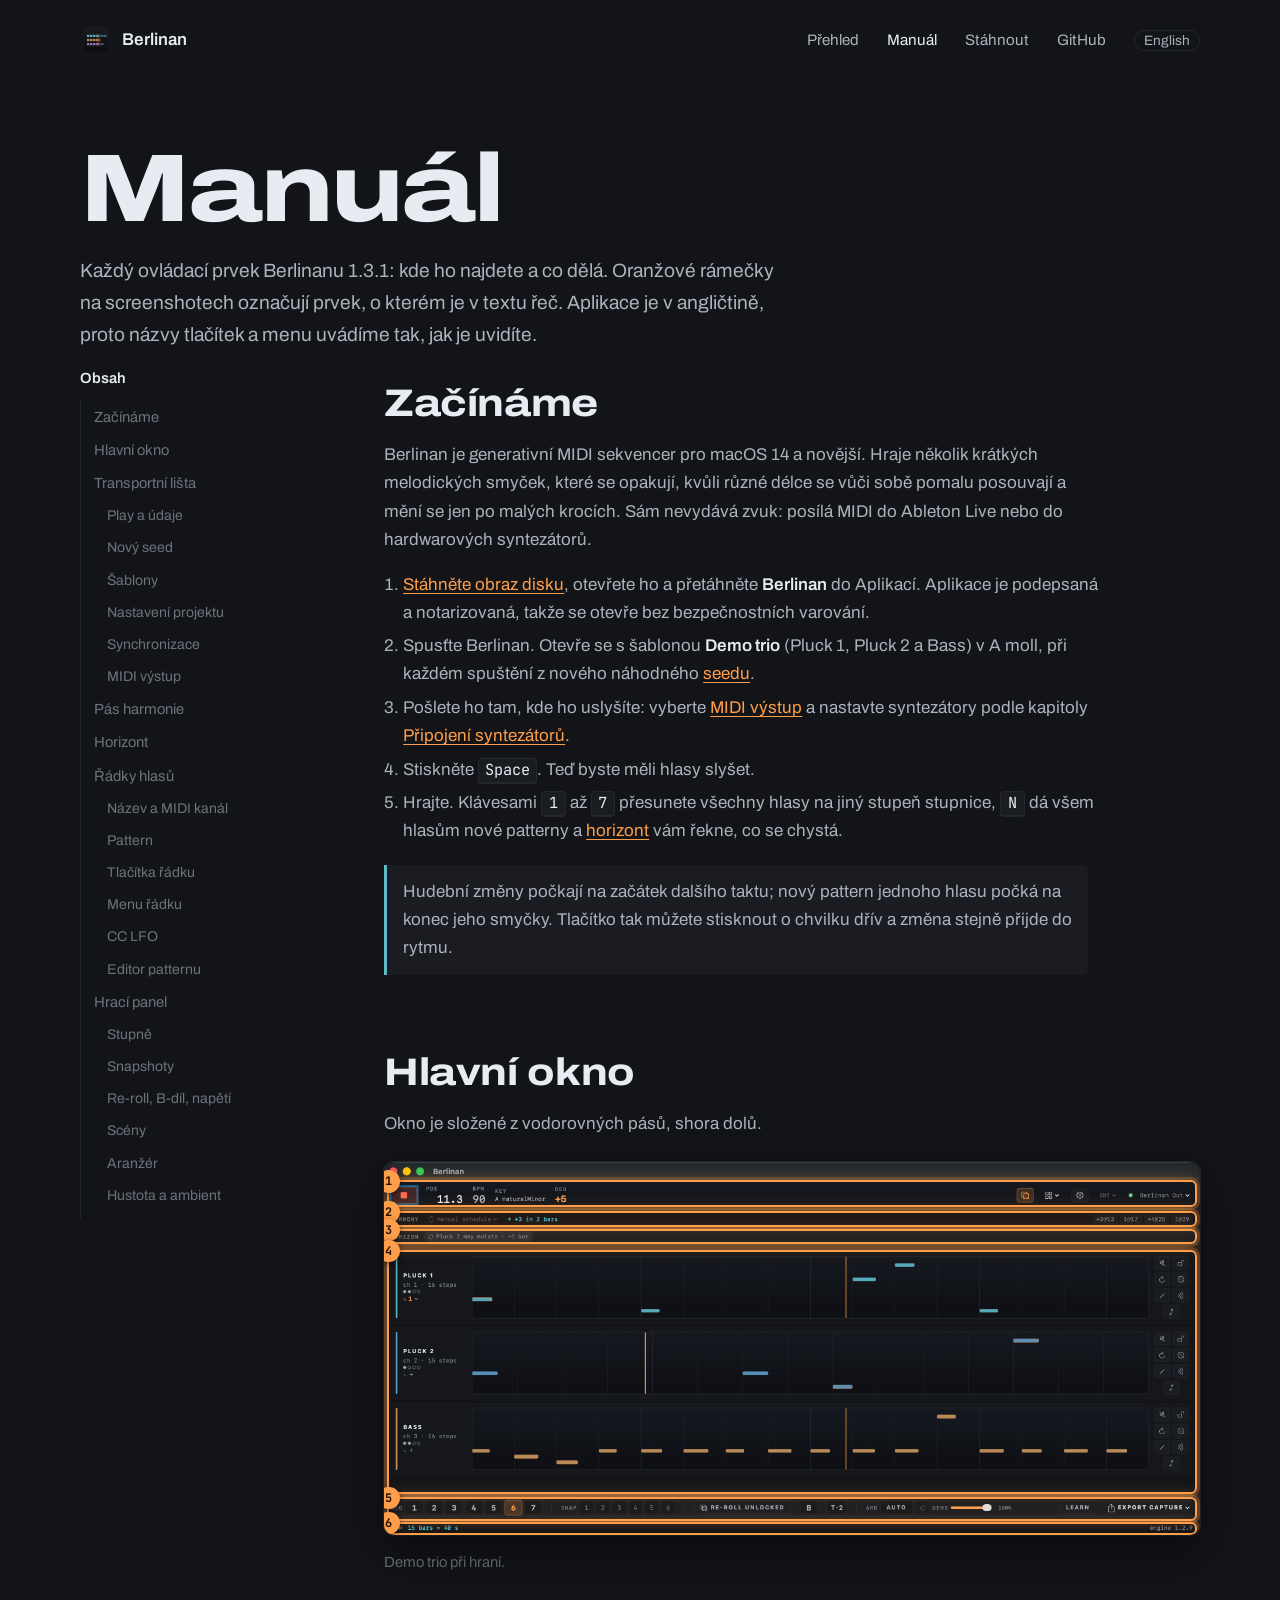
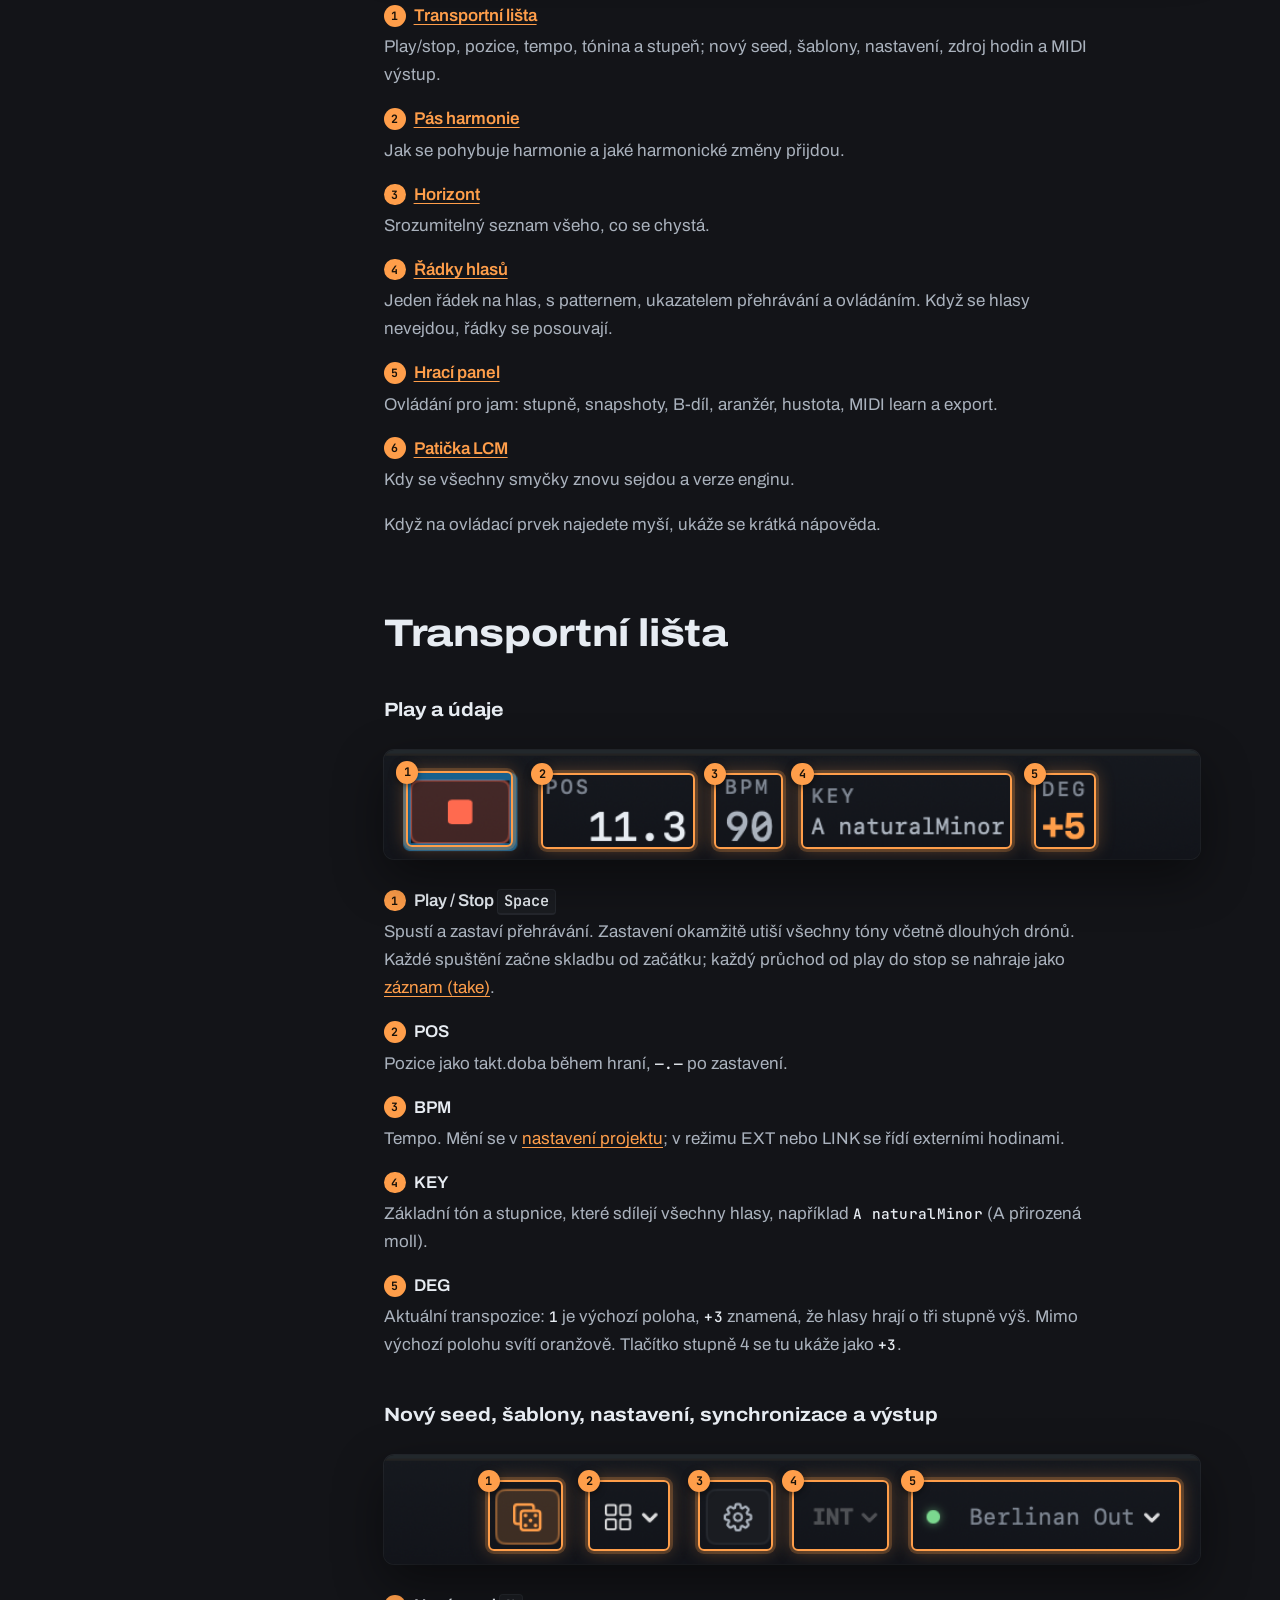
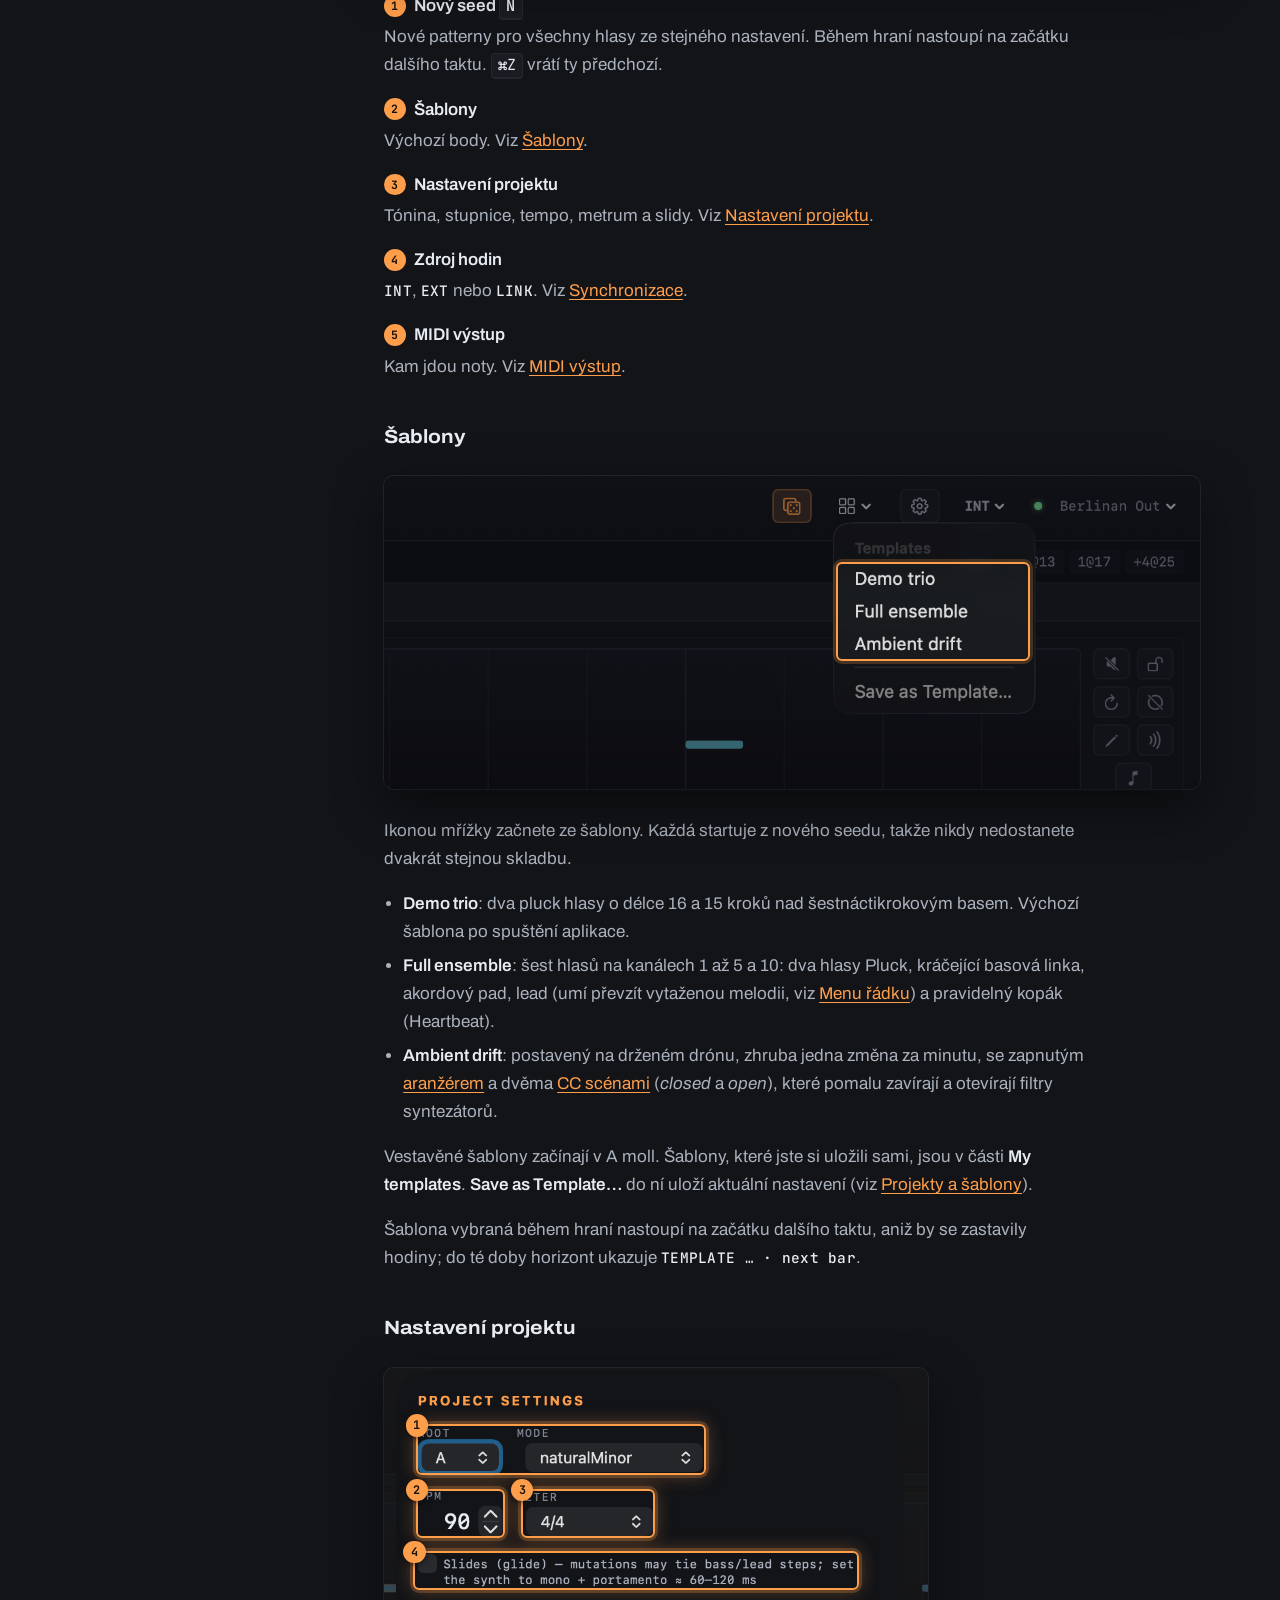
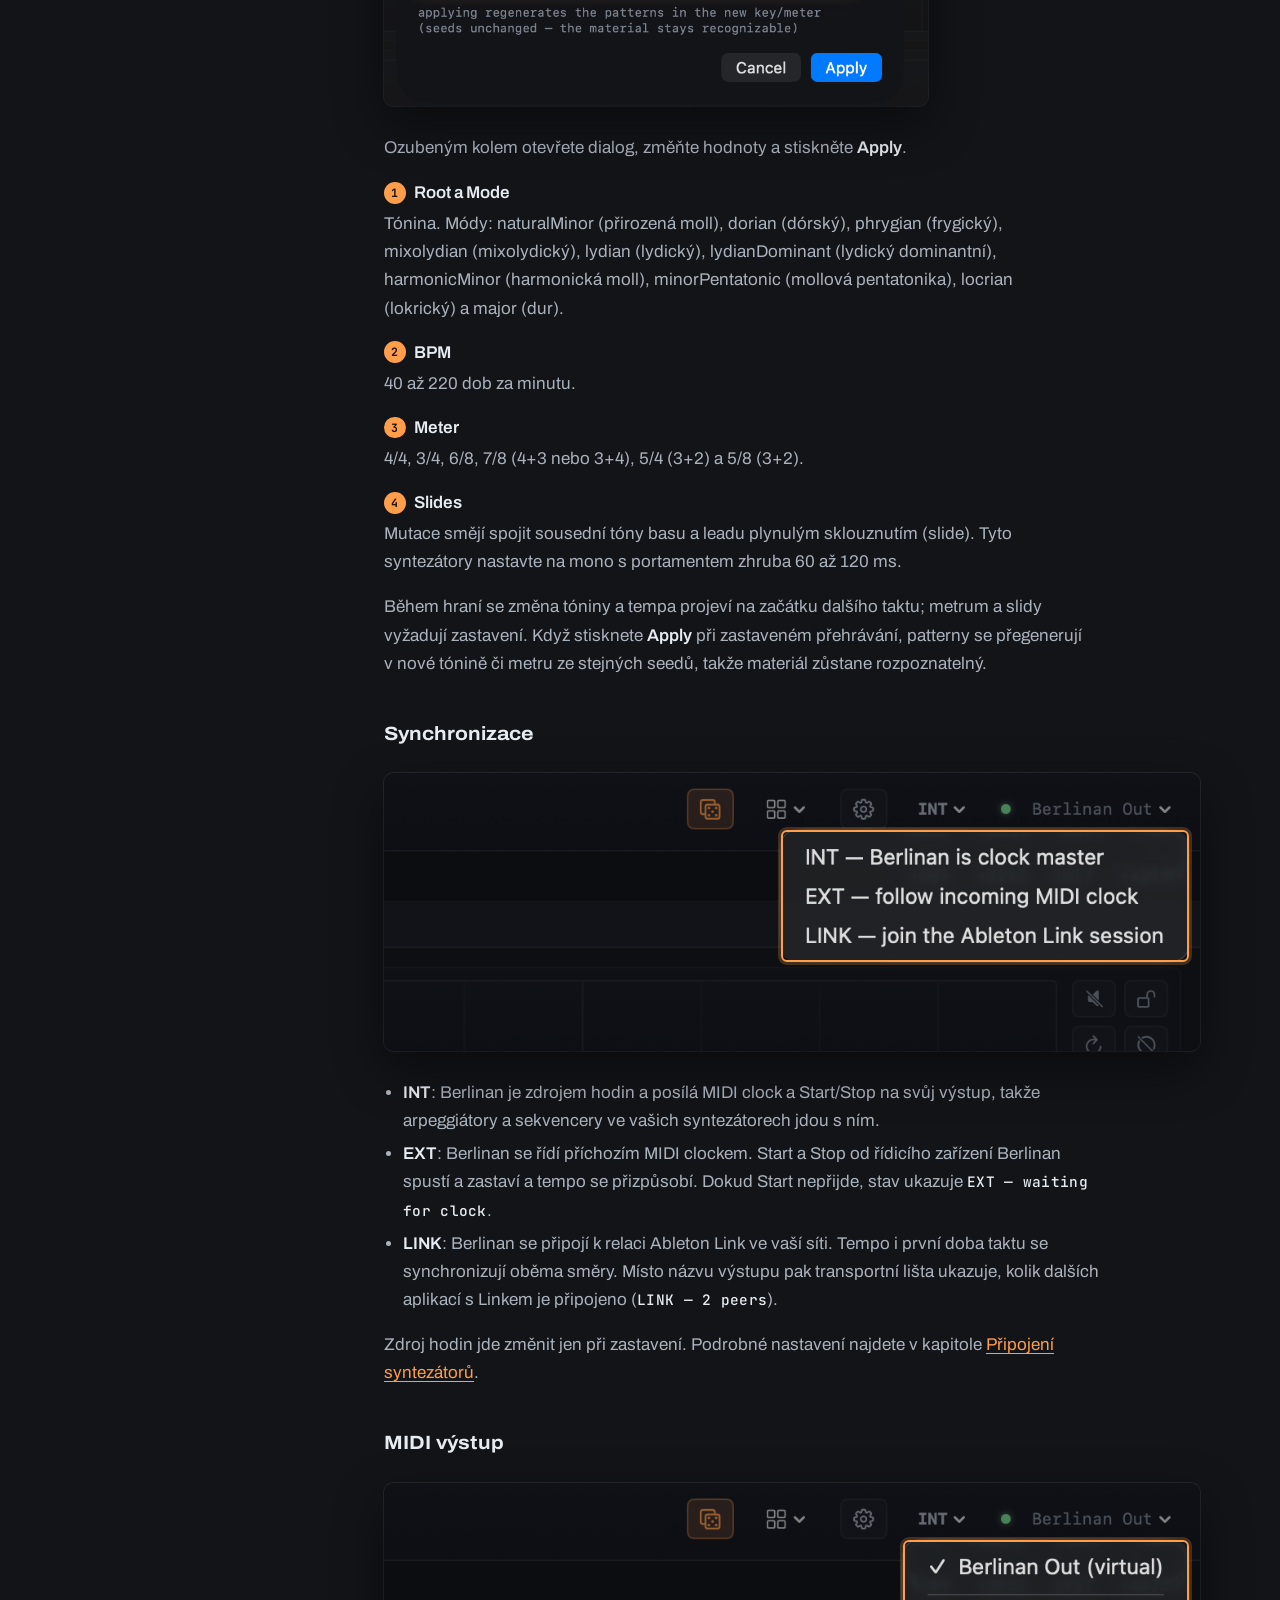
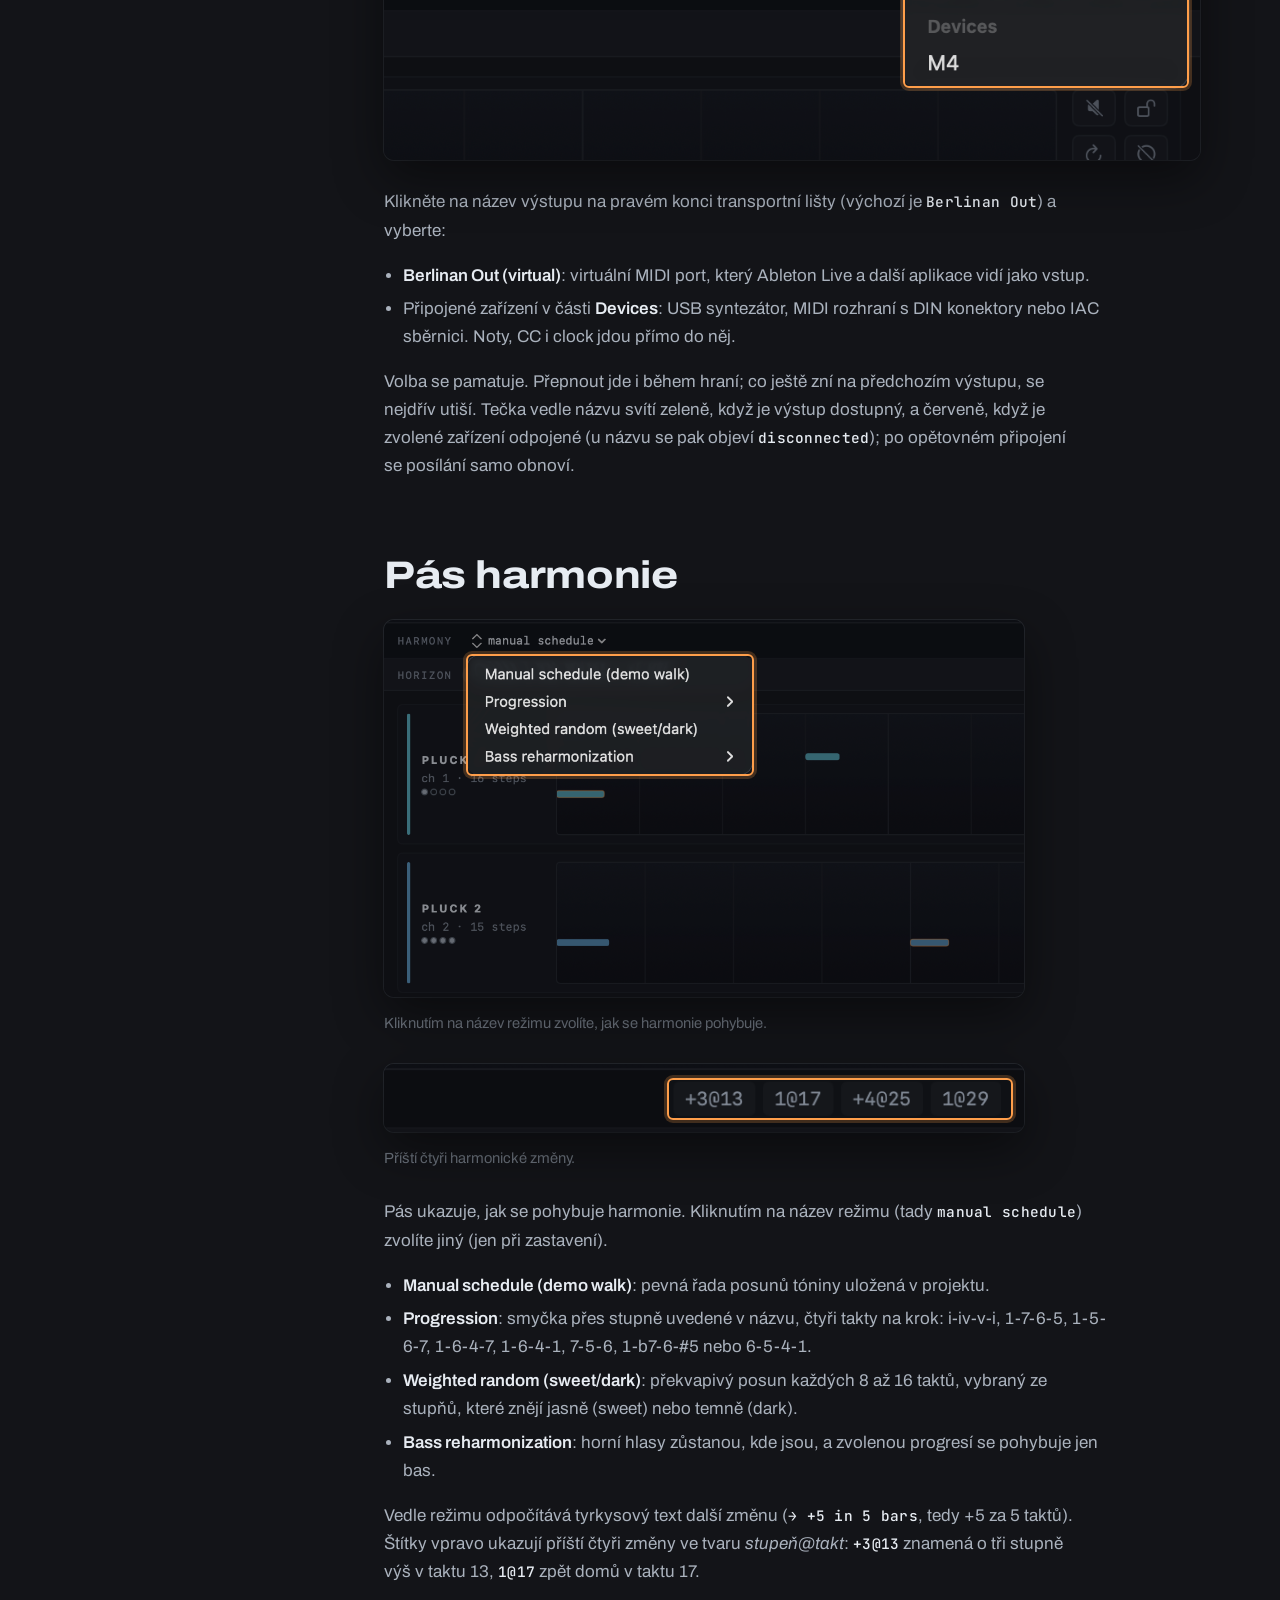
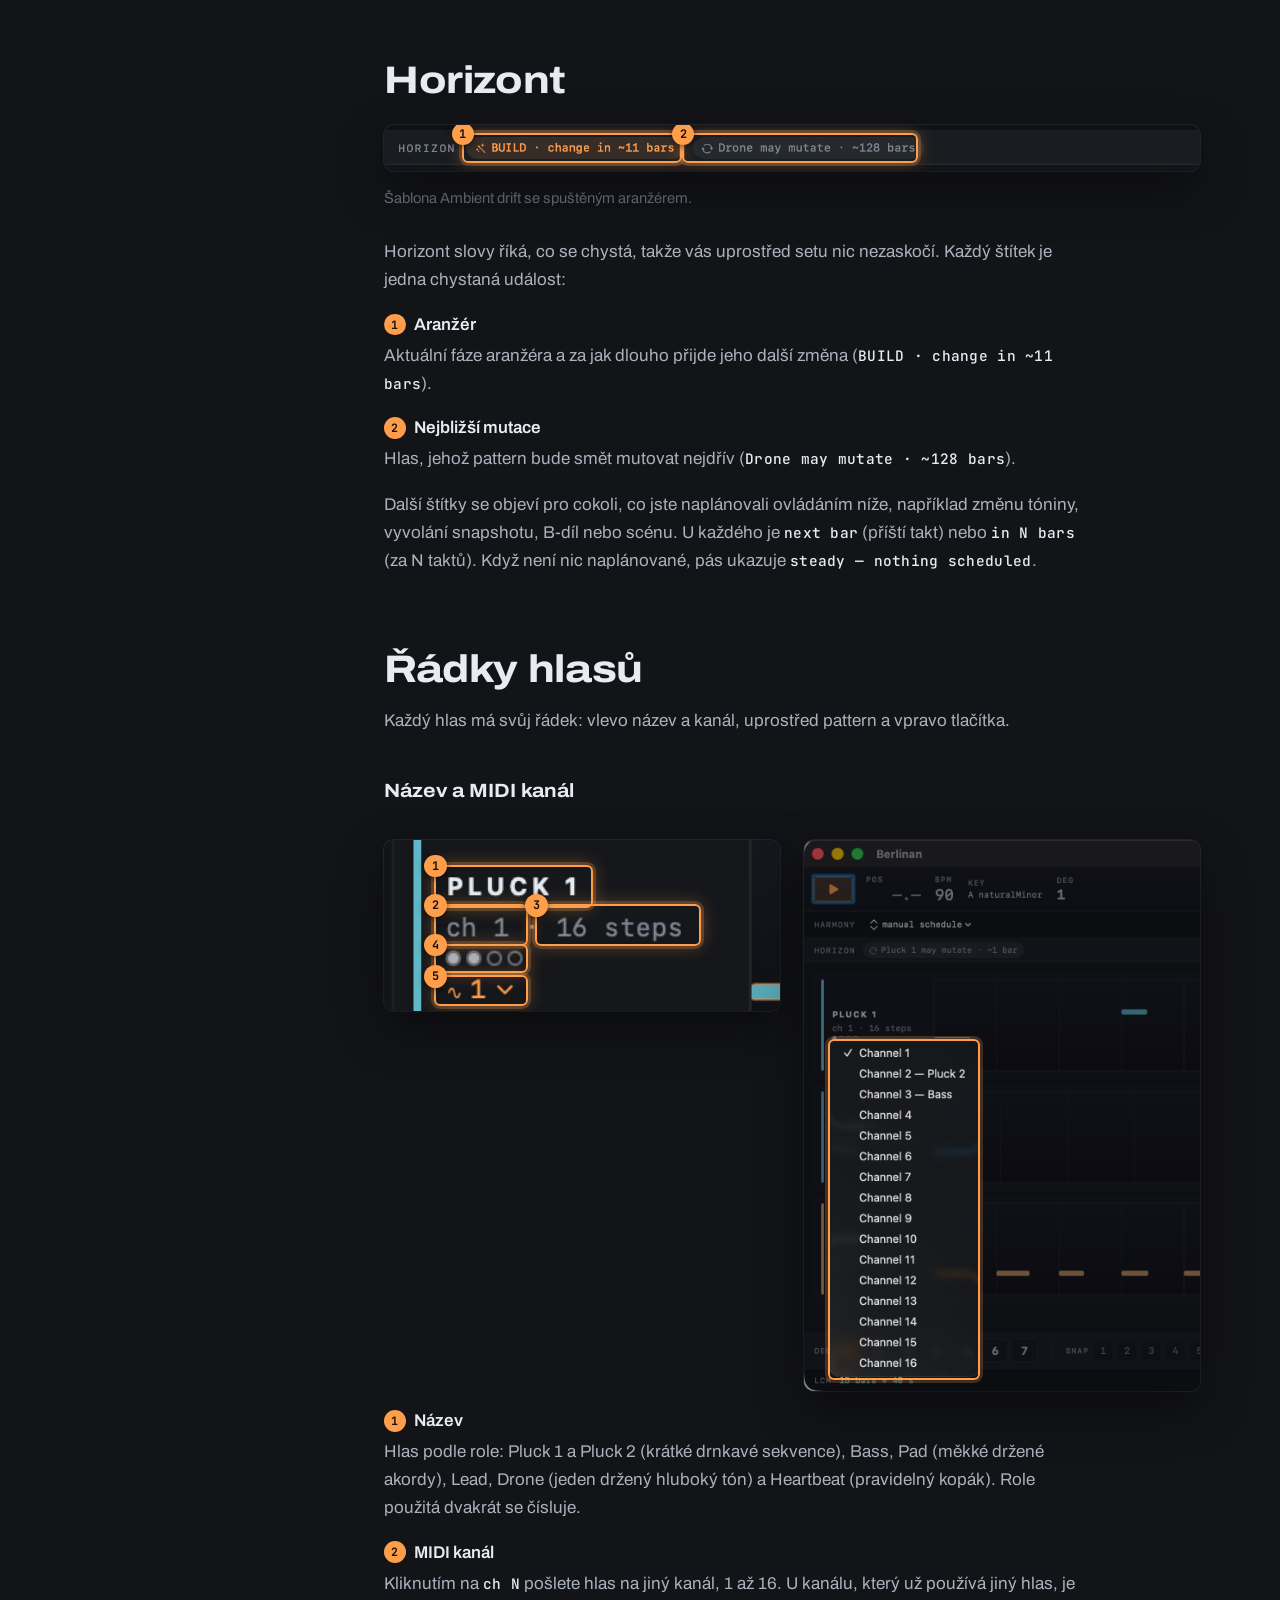
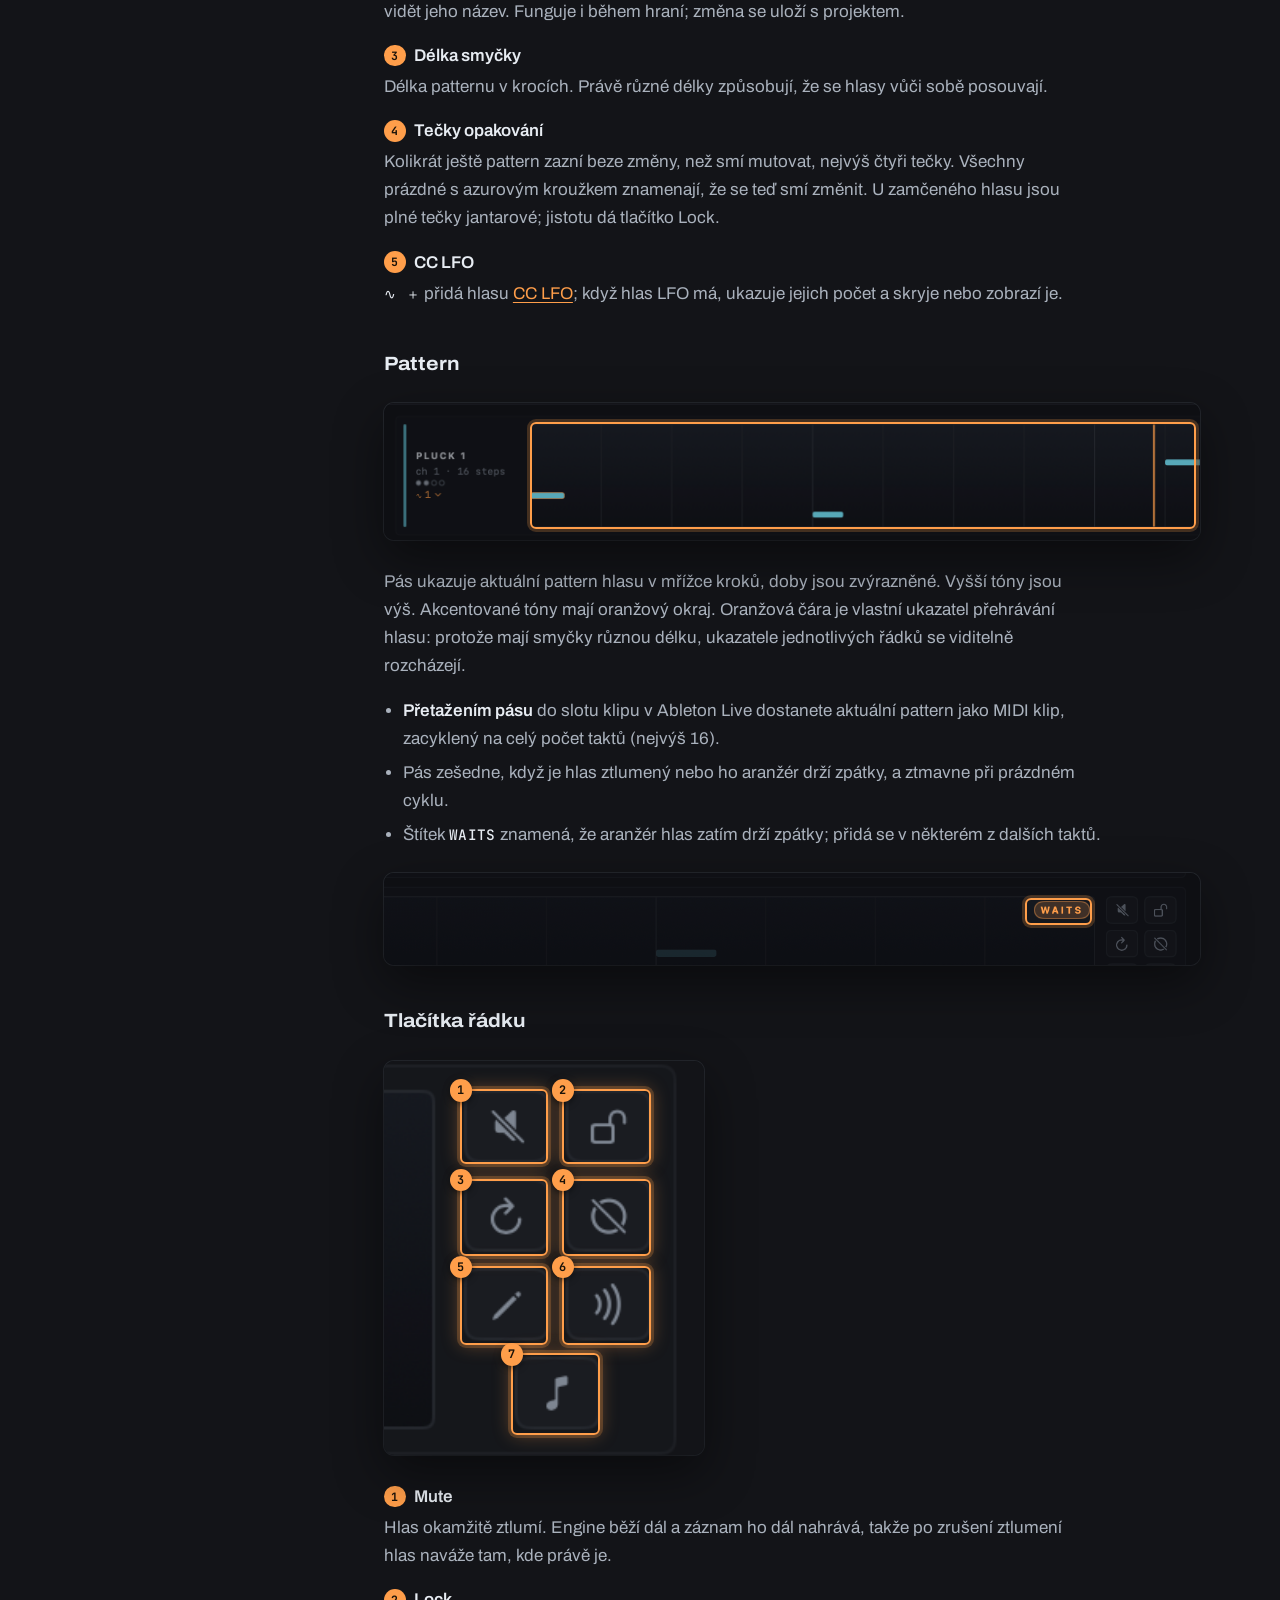
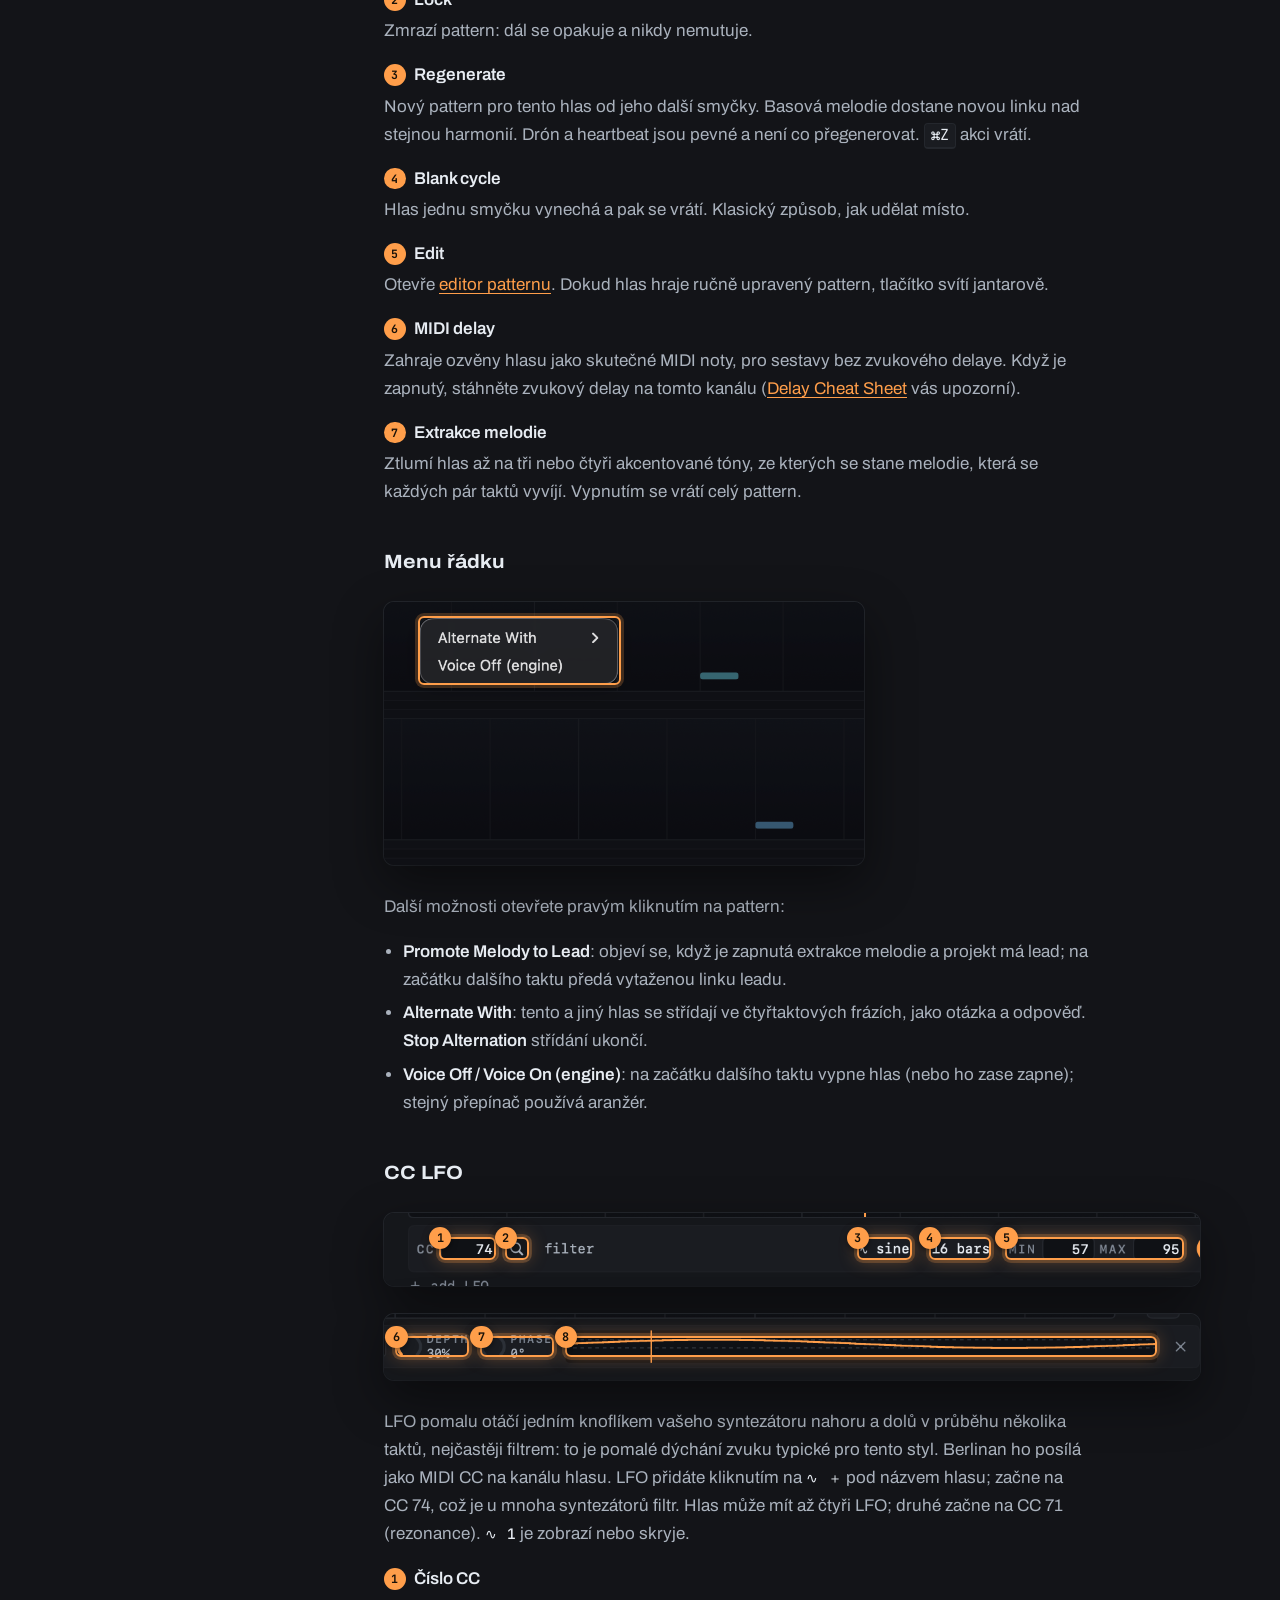
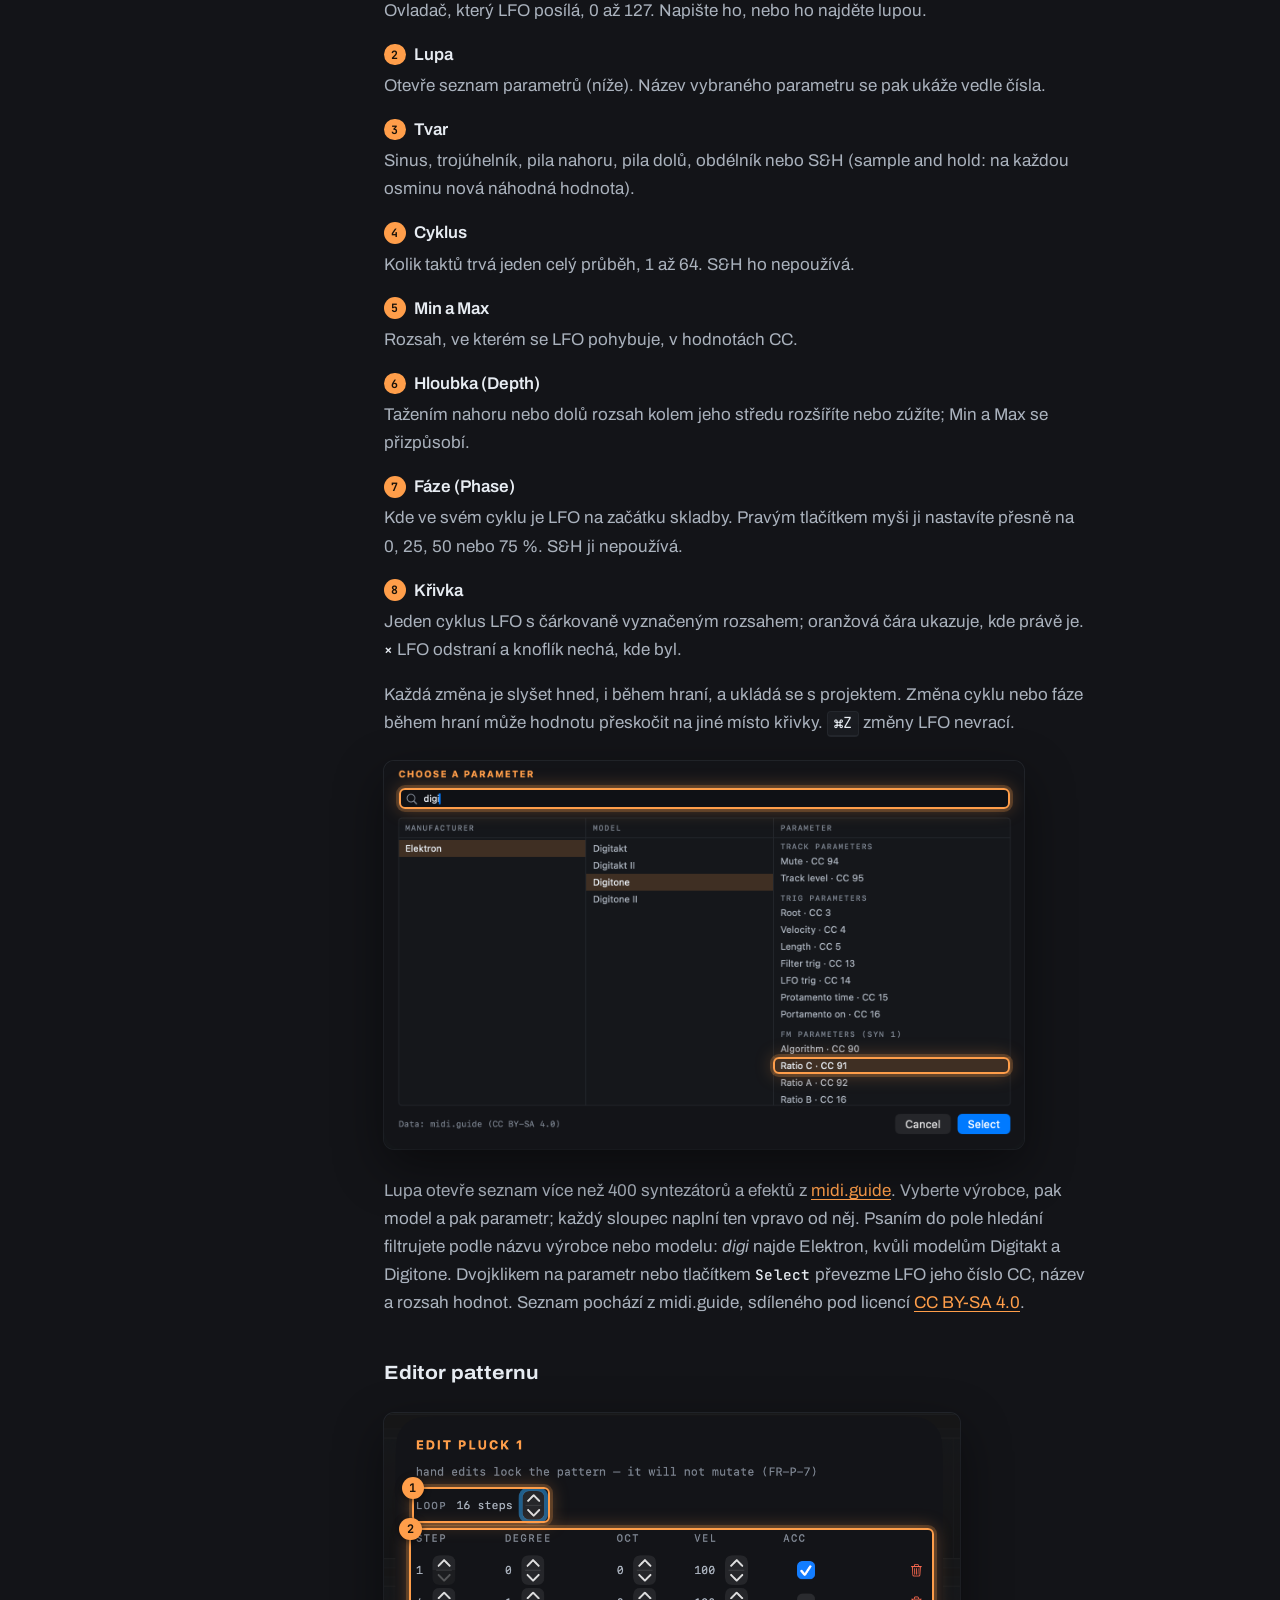
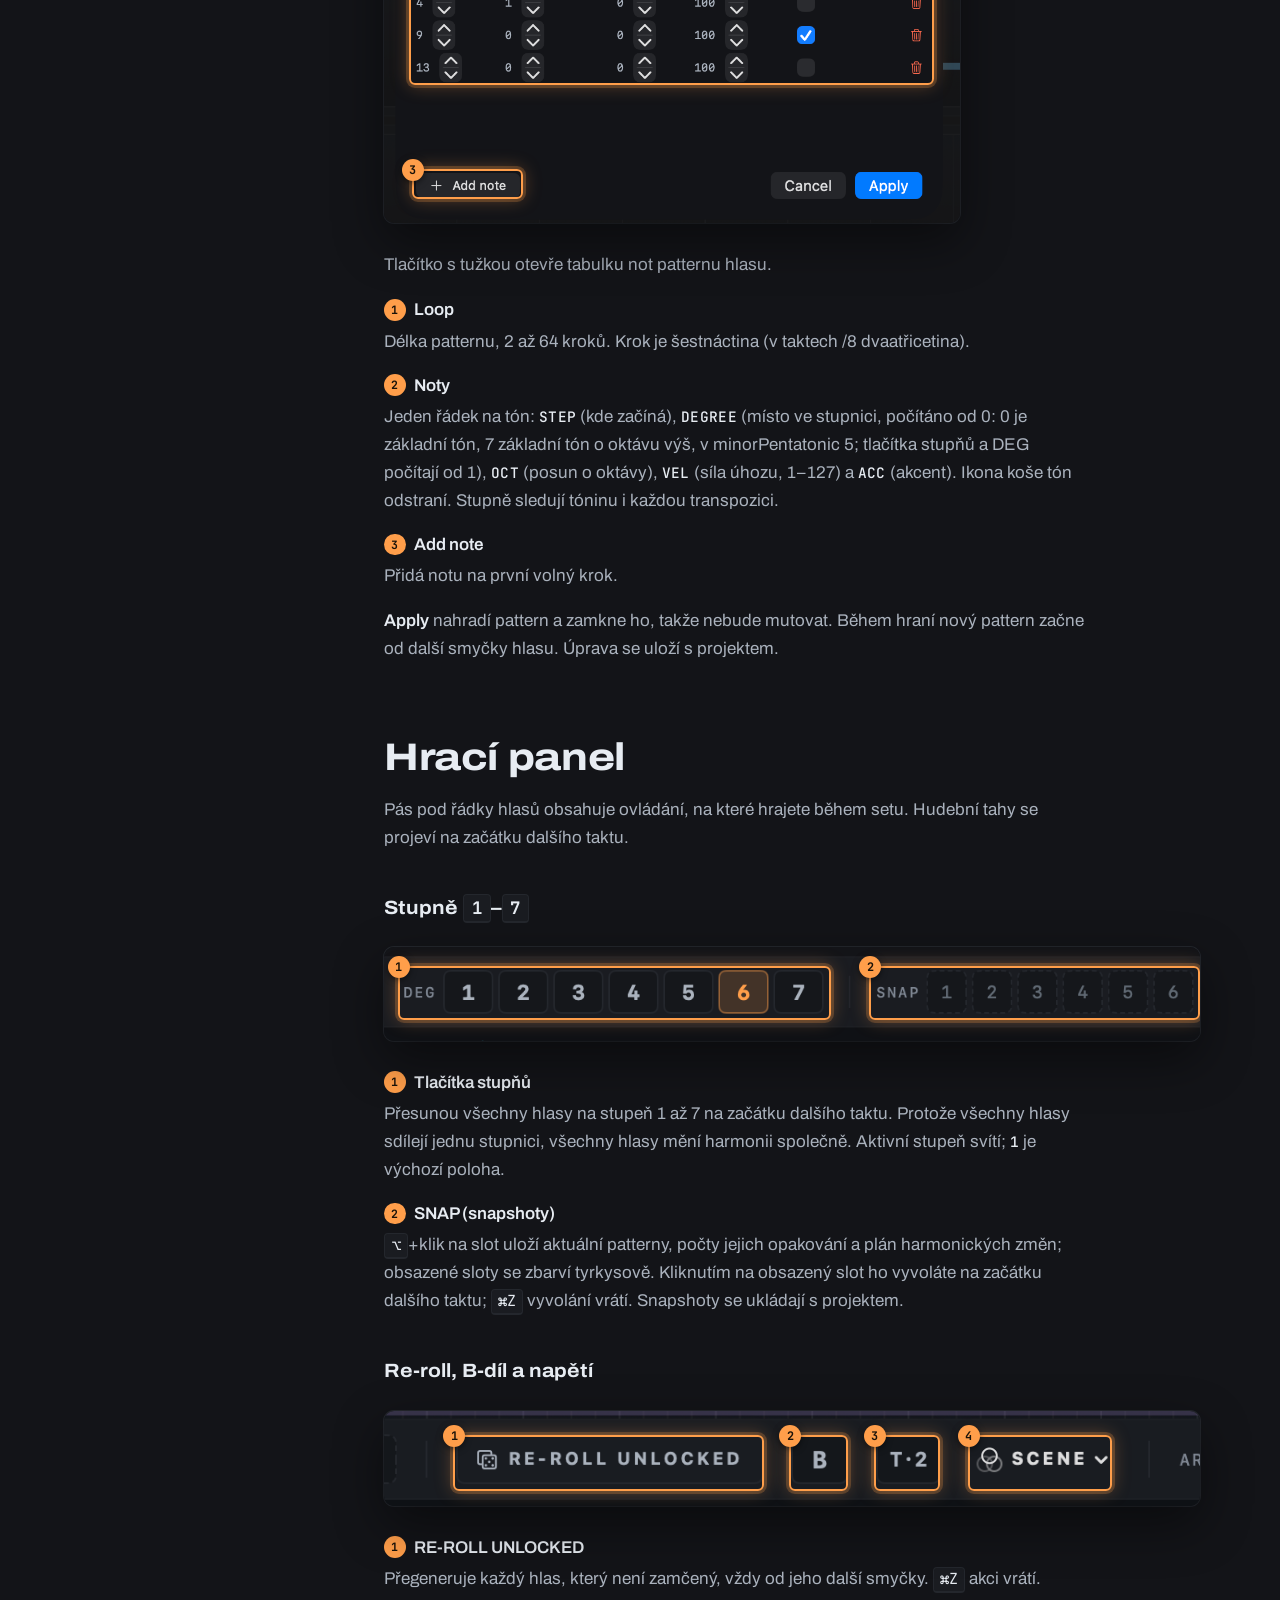
<file: docs/cs/manual.html>
<!doctype html>
<html lang="cs">
<head>
<meta charset="utf-8">
<meta name="viewport" content="width=device-width, initial-scale=1">
<title>Manuál Berlinanu</title>
<meta name="description" content="Kompletní manuál Berlinanu: každý ovládací prvek generativního sekvenceru Berlínské školy s vyznačenými screenshoty, nastavení pro Ableton Live a hardwarové syntezátory a klávesové zkratky.">
<meta property="og:title" content="Manuál Berlinanu">
<meta property="og:description" content="Každý ovládací prvek Berlinanu s vyznačenými screenshoty.">
<meta property="og:image" content="https://jiripisa.github.io/berlinan/assets/berlinan-window.png">
<meta property="og:locale" content="cs_CZ">
<meta name="theme-color" content="#131418">
<link rel="alternate" hreflang="en" href="https://jiripisa.github.io/berlinan/manual.html">
<link rel="alternate" hreflang="cs" href="https://jiripisa.github.io/berlinan/cs/manual.html">
<link rel="alternate" hreflang="x-default" href="https://jiripisa.github.io/berlinan/manual.html">
<link rel="icon" href="../assets/icon.png">
<link rel="preconnect" href="https://fonts.googleapis.com">
<link rel="preconnect" href="https://fonts.gstatic.com" crossorigin>
<link href="https://fonts.googleapis.com/css2?family=Archivo:wdth,wght@62..125,400..800&family=JetBrains+Mono:wght@400;500;700&display=swap" rel="stylesheet">
<link rel="stylesheet" href="../assets/manual.css">
</head>
<body>

<header class="wrap masthead">
  <a class="brand" href="index.html"><img src="../assets/icon.png" alt="" width="32" height="32">Berlinan</a>
  <nav aria-label="Web">
    <a href="index.html">Přehled</a>
    <a href="manual.html" aria-current="page">Manuál</a>
    <a href="index.html#get">Stáhnout</a>
    <a href="https://github.com/jiripisa/berlinan">GitHub</a>
    <a class="lang" href="../manual.html" hreflang="en" lang="en">English</a>
  </nav>
</header>

<main>
  <div class="wrap title">
    <h1>Manuál</h1>
    <p>Každý ovládací prvek Berlinanu 1.3.1: kde ho najdete a co dělá. Oranžové
    rámečky na screenshotech označují prvek, o kterém je v textu řeč. Aplikace
    je v angličtině, proto názvy tlačítek a menu uvádíme tak, jak je uvidíte.</p>
  </div>

  <div class="wrap layout">
    <nav class="toc" aria-label="Obsah">
      <p>Obsah</p>
      <ol>
        <li><a href="#start">Začínáme</a></li>
        <li><a href="#window">Hlavní okno</a></li>
        <li><a href="#transport">Transportní lišta</a>
          <ol>
            <li><a href="#play">Play a údaje</a></li>
            <li><a href="#seed">Nový seed</a></li>
            <li><a href="#templates">Šablony</a></li>
            <li><a href="#settings">Nastavení projektu</a></li>
            <li><a href="#sync">Synchronizace</a></li>
            <li><a href="#output">MIDI výstup</a></li>
          </ol>
        </li>
        <li><a href="#harmony">Pás harmonie</a></li>
        <li><a href="#horizon">Horizont</a></li>
        <li><a href="#lanes">Řádky hlasů</a>
          <ol>
            <li><a href="#channel">Název a MIDI kanál</a></li>
            <li><a href="#strip">Pattern</a></li>
            <li><a href="#lane-buttons">Tlačítka řádku</a></li>
            <li><a href="#lane-menu">Menu řádku</a></li>
            <li><a href="#lfo">CC LFO</a></li>
            <li><a href="#editor">Editor patternu</a></li>
          </ol>
        </li>
        <li><a href="#panel">Hrací panel</a>
          <ol>
            <li><a href="#degrees">Stupně</a></li>
            <li><a href="#snapshots">Snapshoty</a></li>
            <li><a href="#moves">Re-roll, B-díl, napětí</a></li>
            <li><a href="#scenes">Scény</a></li>
            <li><a href="#arranger">Aranžér</a></li>
            <li><a href="#density">Hustota a ambient</a></li>
            <li><a href="#learn">MIDI learn</a></li>
            <li><a href="#export">Export záznamu</a></li>
          </ol>
        </li>
        <li><a href="#lcm">Patička LCM</a></li>
        <li><a href="#takes">Okno Takes</a></li>
        <li><a href="#delay">Delay Cheat Sheet</a></li>
        <li><a href="#updates">Aktualizace</a></li>
        <li><a href="#connect">Připojení syntezátorů</a></li>
        <li><a href="#projects">Projekty a šablony</a></li>
        <li><a href="#keys">Klávesové zkratky</a></li>
        <li><a href="#concepts">Pojmy</a></li>
        <li><a href="#trouble">Řešení problémů</a></li>
      </ol>
    </nav>

    <article>

      <!-- ===================================================== -->
      <section id="start">
        <h2>Začínáme</h2>
        <p>Berlinan je generativní MIDI sekvencer pro macOS 14 a novější. Hraje
        několik krátkých melodických smyček, které se opakují, kvůli různé délce se
        vůči sobě pomalu posouvají a mění se jen po malých krocích. Sám nevydává
        zvuk: posílá MIDI do Ableton Live nebo do hardwarových syntezátorů.</p>
        <ol>
          <li><a href="index.html#get">Stáhněte obraz disku</a>, otevřete ho a přetáhněte
          <b>Berlinan</b> do Aplikací. Aplikace je podepsaná a notarizovaná, takže se
          otevře bez bezpečnostních varování.</li>
          <li>Spusťte Berlinan. Otevře se s šablonou <b>Demo trio</b> (Pluck 1, Pluck 2
          a Bass) v A moll, při každém spuštění z nového náhodného
          <a href="#concepts">seedu</a>.</li>
          <li>Pošlete ho tam, kde ho uslyšíte: vyberte <a href="#output">MIDI výstup</a>
          a nastavte syntezátory podle kapitoly <a href="#connect">Připojení syntezátorů</a>.</li>
          <li>Stiskněte <kbd>Space</kbd>. Teď byste měli hlasy slyšet.</li>
          <li>Hrajte. Klávesami <kbd>1</kbd> až <kbd>7</kbd> přesunete všechny hlasy na
          jiný stupeň stupnice, <kbd>N</kbd> dá všem hlasům nové patterny a
          <a href="#horizon">horizont</a> vám řekne, co se chystá.</li>
        </ol>
        <div class="note"><p>Hudební změny počkají na začátek dalšího taktu; nový pattern
        jednoho hlasu počká na konec jeho smyčky. Tlačítko tak můžete stisknout o chvilku
        dřív a změna stejně přijde do rytmu.</p></div>
      </section>

      <!-- ===================================================== -->
      <section id="window">
        <h2>Hlavní okno</h2>
        <p>Okno je složené z vodorovných pásů, shora dolů.</p>
        <figure class="fig wide">
          <div class="view" style="--iw:2800;--ih:1280">
            <img src="../assets/manual/main.png" alt="Hlavní okno Berlinanu při hraní s vyznačenými šesti pásy: transport bar, pás harmonie, horizont, řádky hlasů, hrací panel a patička LCM.">
            <span class="mark" style="--x:.4;--y:4.8;--w:99.2;--h:7.2"><b>1</b></span>
            <span class="mark" style="--x:.4;--y:13;--w:99.2;--h:4.3"><b>2</b></span>
            <span class="mark" style="--x:.4;--y:17.8;--w:99.2;--h:4"><b>3</b></span>
            <span class="mark" style="--x:.4;--y:23.4;--w:99.2;--h:65.4"><b>4</b></span>
            <span class="mark" style="--x:.4;--y:89.6;--w:99.2;--h:6.4"><b>5</b></span>
            <span class="mark" style="--x:.4;--y:96.4;--w:99.2;--h:3.4"><b>6</b></span>
          </div>
          <figcaption>Demo trio při hraní.</figcaption>
        </figure>
        <dl class="controls">
          <dt><span class="n">1</span><a href="#transport">Transportní lišta</a></dt>
          <dd>Play/stop, pozice, tempo, tónina a stupeň; nový seed, šablony, nastavení, zdroj hodin a MIDI výstup.</dd>
          <dt><span class="n">2</span><a href="#harmony">Pás harmonie</a></dt>
          <dd>Jak se pohybuje harmonie a jaké harmonické změny přijdou.</dd>
          <dt><span class="n">3</span><a href="#horizon">Horizont</a></dt>
          <dd>Srozumitelný seznam všeho, co se chystá.</dd>
          <dt><span class="n">4</span><a href="#lanes">Řádky hlasů</a></dt>
          <dd>Jeden řádek na hlas, s patternem, ukazatelem přehrávání a ovládáním. Když se hlasy nevejdou, řádky se posouvají.</dd>
          <dt><span class="n">5</span><a href="#panel">Hrací panel</a></dt>
          <dd>Ovládání pro jam: stupně, snapshoty, B-díl, aranžér, hustota, MIDI learn a export.</dd>
          <dt><span class="n">6</span><a href="#lcm">Patička LCM</a></dt>
          <dd>Kdy se všechny smyčky znovu sejdou a verze enginu.</dd>
        </dl>
        <p>Když na ovládací prvek najedete myší, ukáže se krátká nápověda.</p>
      </section>

      <!-- ===================================================== -->
      <section id="transport">
        <h2>Transportní lišta</h2>

        <h3 id="play">Play a údaje</h3>
        <figure class="fig">
          <div class="view" style="--iw:2800;--ih:1280;--zx:0;--zy:4.6;--zw:26;--zh:7.6">
            <img src="../assets/manual/main.png" alt="Levý konec transport baru: tlačítko play/stop a údaje POS, BPM, KEY a DEG.">
            <span class="mark" style="--x:.7;--y:6.1;--w:3.4;--h:5.3"><b>1</b></span>
            <span class="mark" style="--x:5;--y:6.2;--w:4.9;--h:5.3"><b>2</b></span>
            <span class="mark" style="--x:10.5;--y:6.2;--w:2.2;--h:5.3"><b>3</b></span>
            <span class="mark" style="--x:13.3;--y:6.2;--w:6.7;--h:5.3"><b>4</b></span>
            <span class="mark" style="--x:20.7;--y:6.2;--w:2;--h:5.3"><b>5</b></span>
          </div>
        </figure>
        <dl class="controls">
          <dt><span class="n">1</span>Play / Stop <kbd>Space</kbd></dt>
          <dd>Spustí a zastaví přehrávání. Zastavení okamžitě utiší všechny tóny včetně
          dlouhých drónů. Každé spuštění začne skladbu od začátku; každý průchod
          od play do stop se nahraje jako <a href="#takes">záznam (take)</a>.</dd>
          <dt><span class="n">2</span>POS</dt>
          <dd>Pozice jako takt.doba během hraní, <span class="ui">—.—</span> po zastavení.</dd>
          <dt><span class="n">3</span>BPM</dt>
          <dd>Tempo. Mění se v <a href="#settings">nastavení projektu</a>; v režimu
          EXT nebo LINK se řídí externími hodinami.</dd>
          <dt><span class="n">4</span>KEY</dt>
          <dd>Základní tón a stupnice, které sdílejí všechny hlasy, například <span class="ui">A naturalMinor</span> (A přirozená moll).</dd>
          <dt><span class="n">5</span>DEG</dt>
          <dd>Aktuální transpozice: <span class="ui">1</span> je výchozí poloha,
          <span class="ui">+3</span> znamená, že hlasy hrají o tři stupně výš.
          Mimo výchozí polohu svítí oranžově. Tlačítko stupně 4 se tu ukáže jako
          <span class="ui">+3</span>.</dd>
        </dl>

        <h3 id="seed">Nový seed, šablony, nastavení, synchronizace a výstup</h3>
        <figure class="fig">
          <div class="view" style="--iw:2800;--ih:1280;--zx:74;--zy:4.6;--zw:26;--zh:7.6">
            <img src="../assets/manual/main.png" alt="Pravý konec transport baru: kostka nového seedu, mřížka šablon, ozubené kolo nastavení, menu hodin INT a menu MIDI výstupu.">
            <span class="mark" style="--x:77.3;--y:6.3;--w:2.4;--h:5"><b>1</b></span>
            <span class="mark" style="--x:80.5;--y:6.3;--w:2.6;--h:5"><b>2</b></span>
            <span class="mark" style="--x:84;--y:6.3;--w:2.4;--h:5"><b>3</b></span>
            <span class="mark" style="--x:87;--y:6.3;--w:3.1;--h:5"><b>4</b></span>
            <span class="mark" style="--x:90.8;--y:6.3;--w:8.6;--h:5"><b>5</b></span>
          </div>
        </figure>
        <dl class="controls">
          <dt><span class="n">1</span>Nový seed <kbd>N</kbd></dt>
          <dd>Nové patterny pro všechny hlasy ze stejného nastavení. Během hraní
          nastoupí na začátku dalšího taktu. <kbd>⌘Z</kbd> vrátí ty předchozí.</dd>
          <dt><span class="n">2</span>Šablony</dt>
          <dd>Výchozí body. Viz <a href="#templates">Šablony</a>.</dd>
          <dt><span class="n">3</span>Nastavení projektu</dt>
          <dd>Tónina, stupnice, tempo, metrum a slidy. Viz <a href="#settings">Nastavení projektu</a>.</dd>
          <dt><span class="n">4</span>Zdroj hodin</dt>
          <dd><span class="ui">INT</span>, <span class="ui">EXT</span> nebo <span class="ui">LINK</span>. Viz <a href="#sync">Synchronizace</a>.</dd>
          <dt><span class="n">5</span>MIDI výstup</dt>
          <dd>Kam jdou noty. Viz <a href="#output">MIDI výstup</a>.</dd>
        </dl>

        <h3 id="templates">Šablony</h3>
        <figure class="fig">
          <div class="view spot" style="--iw:1200;--ih:460">
            <img src="../assets/manual/menu-templates.png" alt="Otevřené menu šablon: Demo trio, Full ensemble, Ambient drift a Save as Template.">
            <span class="mark" style="--x:55.4;--y:27.5;--w:23.8;--h:31.5"></span>
          </div>
        </figure>
        <p>Ikonou mřížky začnete ze šablony. Každá startuje z nového seedu, takže
        nikdy nedostanete dvakrát stejnou skladbu.</p>
        <ul>
          <li><b>Demo trio</b>: dva pluck hlasy o délce 16 a 15 kroků nad
          šestnáctikrokovým basem. Výchozí šablona po spuštění aplikace.</li>
          <li><b>Full ensemble</b>: šest hlasů na kanálech 1 až 5 a 10: dva hlasy Pluck,
          kráčející basová linka, akordový pad, lead (umí převzít vytaženou melodii,
          viz <a href="#lane-menu">Menu řádku</a>) a pravidelný kopák (Heartbeat).</li>
          <li><b>Ambient drift</b>: postavený na drženém drónu, zhruba jedna změna za
          minutu, se zapnutým <a href="#arranger">aranžérem</a> a dvěma
          <a href="#scenes">CC scénami</a> (<i>closed</i> a <i>open</i>), které pomalu
          zavírají a otevírají filtry syntezátorů.</li>
        </ul>
        <p>Vestavěné šablony začínají v A moll. Šablony, které jste si uložili sami,
        jsou v části <b>My templates</b>. <b>Save as Template…</b> do ní uloží
        aktuální nastavení (viz <a href="#projects">Projekty a šablony</a>).</p>
        <p>Šablona vybraná během hraní nastoupí na začátku dalšího taktu, aniž by se
        zastavily hodiny; do té doby horizont ukazuje <span class="ui">TEMPLATE … · next bar</span>.</p>

        <h3 id="settings">Nastavení projektu</h3>
        <figure class="fig" style="max-width:34rem">
          <div class="view" style="--iw:900;--ih:560">
            <img src="../assets/manual/settings.png" alt="Dialog Project Settings: výběr tóniky a módu, BPM, výběr metra, zaškrtávátko slidů, Cancel a Apply.">
            <span class="mark" style="--x:5.8;--y:16.8;--w:53.4;--h:15"><b>1</b></span>
            <span class="mark" style="--x:5.8;--y:35.8;--w:16.4;--h:14.6"><b>2</b></span>
            <span class="mark" style="--x:25.2;--y:35.8;--w:24.6;--h:14.6"><b>3</b></span>
            <span class="mark" style="--x:5.4;--y:54.2;--w:82;--h:11.6"><b>4</b></span>
          </div>
        </figure>
        <p>Ozubeným kolem otevřete dialog, změňte hodnoty a stiskněte <b>Apply</b>.</p>
        <dl class="controls">
          <dt><span class="n">1</span>Root a Mode</dt>
          <dd>Tónina. Módy: naturalMinor (přirozená moll), dorian (dórský), phrygian
          (frygický), mixolydian (mixolydický), lydian (lydický), lydianDominant
          (lydický dominantní), harmonicMinor (harmonická moll), minorPentatonic
          (mollová pentatonika), locrian (lokrický) a major (dur).</dd>
          <dt><span class="n">2</span>BPM</dt>
          <dd>40 až 220 dob za minutu.</dd>
          <dt><span class="n">3</span>Meter</dt>
          <dd>4/4, 3/4, 6/8, 7/8 (4+3 nebo 3+4), 5/4 (3+2) a 5/8 (3+2).</dd>
          <dt><span class="n">4</span>Slides</dt>
          <dd>Mutace smějí spojit sousední tóny basu a leadu plynulým sklouznutím
          (slide). Tyto syntezátory nastavte na mono s portamentem zhruba 60 až 120 ms.</dd>
        </dl>
        <p>Během hraní se změna tóniny a tempa projeví na začátku dalšího taktu;
        metrum a slidy vyžadují zastavení. Když stisknete <b>Apply</b> při zastaveném
        přehrávání, patterny se přegenerují v nové tónině či metru ze stejných seedů,
        takže materiál zůstane rozpoznatelný.</p>

        <h3 id="sync">Synchronizace</h3>
        <figure class="fig">
          <div class="view spot" style="--iw:1000;--ih:340">
            <img src="../assets/manual/menu-sync.png" alt="Otevřené menu zdroje hodin: INT, EXT a LINK.">
            <span class="mark" style="--x:48.6;--y:20.5;--w:50;--h:47.5"></span>
          </div>
        </figure>
        <ul>
          <li><b>INT</b>: Berlinan je zdrojem hodin a posílá MIDI clock a Start/Stop na
          svůj výstup, takže arpeggiátory a sekvencery ve vašich syntezátorech jdou s ním.</li>
          <li><b>EXT</b>: Berlinan se řídí příchozím MIDI clockem. Start a Stop od
          řídicího zařízení Berlinan spustí a zastaví a tempo se přizpůsobí. Dokud
          Start nepřijde, stav ukazuje <span class="ui">EXT — waiting for clock</span>.</li>
          <li><b>LINK</b>: Berlinan se připojí k relaci Ableton Link ve vaší síti.
          Tempo i první doba taktu se synchronizují oběma směry. Místo názvu výstupu
          pak transportní lišta ukazuje, kolik dalších aplikací s Linkem je připojeno
          (<span class="ui">LINK — 2 peers</span>).</li>
        </ul>
        <p>Zdroj hodin jde změnit jen při zastavení. Podrobné nastavení najdete v kapitole
        <a href="#connect">Připojení syntezátorů</a>.</p>

        <h3 id="output">MIDI výstup</h3>
        <figure class="fig">
          <div class="view spot" style="--iw:1000;--ih:340">
            <img src="../assets/manual/menu-output.png" alt="Otevřené menu MIDI výstupu: zaškrtnutý Berlinan Out (virtual) a připojené zařízení M4 v části Devices.">
            <span class="mark" style="--x:63.6;--y:20.5;--w:35;--h:53.5"></span>
          </div>
        </figure>
        <p>Klikněte na název výstupu na pravém konci transportní lišty (výchozí je
        <span class="ui">Berlinan Out</span>) a vyberte:</p>
        <ul>
          <li><b>Berlinan Out (virtual)</b>: virtuální MIDI port, který Ableton Live
          a další aplikace vidí jako vstup.</li>
          <li>Připojené zařízení v části <b>Devices</b>: USB syntezátor, MIDI rozhraní
          s DIN konektory nebo IAC sběrnici. Noty, CC i clock jdou přímo do něj.</li>
        </ul>
        <p>Volba se pamatuje. Přepnout jde i během hraní; co ještě zní na předchozím
        výstupu, se nejdřív utiší. Tečka vedle názvu svítí zeleně, když je výstup
        dostupný, a červeně, když je zvolené zařízení odpojené (u názvu se pak objeví
        <span class="ui">disconnected</span>); po opětovném připojení se posílání samo obnoví.</p>
      </section>

      <!-- ===================================================== -->
      <section id="harmony">
        <h2>Pás harmonie</h2>
        <figure class="fig" style="max-width:40rem">
          <div class="view spot" style="--iw:1120;--ih:660">
            <img src="../assets/manual/menu-harmony.png" alt="Otevřené menu harmonického režimu: Manual schedule, Progression, Weighted random a Bass reharmonization.">
            <span class="mark" style="--x:12.8;--y:9;--w:45;--h:32.5"></span>
          </div>
          <figcaption>Kliknutím na název režimu zvolíte, jak se harmonie pohybuje.</figcaption>
        </figure>
        <figure class="fig" style="max-width:40rem">
          <div class="view spot" style="--iw:2800;--ih:1280;--zx:76;--zy:12.4;--zw:24;--zh:5.6">
            <img src="../assets/manual/main.png" alt="Pravý konec pásu harmonie se čtyřmi chystanými transpozicemi.">
            <span class="mark" style="--x:86.6;--y:13.6;--w:13;--h:3.4"></span>
          </div>
          <figcaption>Příští čtyři harmonické změny.</figcaption>
        </figure>
        <p>Pás ukazuje, jak se pohybuje harmonie. Kliknutím na název režimu (tady
        <span class="ui">manual schedule</span>) zvolíte jiný (jen při zastavení).</p>
        <ul>
          <li><b>Manual schedule (demo walk)</b>: pevná řada posunů tóniny uložená v projektu.</li>
          <li><b>Progression</b>: smyčka přes stupně uvedené v názvu, čtyři takty na krok:
          i-iv-v-i, 1-7-6-5, 1-5-6-7, 1-6-4-7, 1-6-4-1, 7-5-6, 1-b7-6-#5 nebo 6-5-4-1.</li>
          <li><b>Weighted random (sweet/dark)</b>: překvapivý posun každých 8 až 16
          taktů, vybraný ze stupňů, které znějí jasně (sweet) nebo temně (dark).</li>
          <li><b>Bass reharmonization</b>: horní hlasy zůstanou, kde jsou, a zvolenou
          progresí se pohybuje jen bas.</li>
        </ul>
        <p>Vedle režimu odpočítává tyrkysový text další změnu
        (<span class="ui">→ +5 in 5 bars</span>, tedy +5 za 5 taktů). Štítky vpravo
        ukazují příští čtyři změny ve tvaru <i>stupeň@takt</i>: <span class="ui">+3@13</span>
        znamená o tři stupně výš v taktu 13, <span class="ui">1@17</span> zpět domů v taktu 17.</p>
      </section>

      <!-- ===================================================== -->
      <section id="horizon">
        <h2>Horizont</h2>
        <figure class="fig">
          <div class="view" style="--iw:3400;--ih:1280;--zx:0;--zy:16.6;--zw:40;--zh:6">
            <img src="../assets/manual/arranger.png" alt="Horizont se dvěma štítky: BUILD, změna asi za 11 taktů, a Drone may mutate asi za 128 taktů.">
            <span class="mark" style="--x:3.8;--y:17.6;--w:10.8;--h:4"><b>1</b></span>
            <span class="mark" style="--x:14.6;--y:17.6;--w:11.6;--h:4"><b>2</b></span>
          </div>
          <figcaption>Šablona Ambient drift se spuštěným aranžérem.</figcaption>
        </figure>
        <p>Horizont slovy říká, co se chystá, takže vás uprostřed setu nic nezaskočí.
        Každý štítek je jedna chystaná událost:</p>
        <dl class="controls">
          <dt><span class="n">1</span>Aranžér</dt>
          <dd>Aktuální fáze aranžéra a za jak dlouho přijde jeho další změna
          (<span class="ui">BUILD · change in ~11 bars</span>).</dd>
          <dt><span class="n">2</span>Nejbližší mutace</dt>
          <dd>Hlas, jehož pattern bude smět mutovat nejdřív
          (<span class="ui">Drone may mutate · ~128 bars</span>).</dd>
        </dl>
        <p>Další štítky se objeví pro cokoli, co jste naplánovali ovládáním níže,
        například změnu tóniny, vyvolání snapshotu, B-díl nebo scénu. U každého je <span class="ui">next bar</span> (příští takt)
        nebo <span class="ui">in N bars</span> (za N taktů). Když není nic naplánované,
        pás ukazuje <span class="ui">steady — nothing scheduled</span>.</p>
      </section>

      <!-- ===================================================== -->
      <section id="lanes">
        <h2>Řádky hlasů</h2>
        <p>Každý hlas má svůj řádek: vlevo název a kanál, uprostřed pattern a vpravo
        tlačítka.</p>

        <h3 id="channel">Název a MIDI kanál</h3>
        <div class="pair">
          <figure class="fig">
            <div class="view" style="--iw:2800;--ih:1280;--zx:.6;--zy:27.6;--zw:11;--zh:10.4">
              <img src="../assets/manual/main.png" alt="Hlavička řádku Pluck 1: název, kanál a délka smyčky, tečky opakování a tlačítko CC LFO.">
              <span class="mark" style="--x:2;--y:29.1;--w:4.4;--h:2.6"><b>1</b></span>
              <span class="mark" style="--x:2;--y:31.5;--w:2.6;--h:2.5"><b>2</b></span>
              <span class="mark" style="--x:4.8;--y:31.5;--w:4.6;--h:2.5"><b>3</b></span>
              <span class="mark" style="--x:2;--y:33.9;--w:2.6;--h:1.8"><b>4</b></span>
              <span class="mark" style="--x:2;--y:35.8;--w:2.6;--h:1.9"><b>5</b></span>
            </div>
          </figure>
          <figure class="fig">
            <div class="view spot" style="--iw:920;--ih:1280">
              <img src="../assets/manual/menu-channel.png" alt="Otevřené menu kanálu hlasu Pluck 1: zaškrtnutý Channel 1, Channel 2 s hlasem Pluck 2, Channel 3 s hlasem Bass, kanály 4 až 16.">
              <span class="mark" style="--x:6;--y:36;--w:38.4;--h:62"></span>
            </div>
          </figure>
        </div>
        <dl class="controls">
          <dt><span class="n">1</span>Název</dt>
          <dd>Hlas podle role: Pluck 1 a Pluck 2 (krátké drnkavé sekvence), Bass, Pad
          (měkké držené akordy), Lead, Drone (jeden držený hluboký tón) a Heartbeat
          (pravidelný kopák). Role použitá dvakrát se čísluje.</dd>
          <dt><span class="n">2</span>MIDI kanál</dt>
          <dd>Kliknutím na <span class="ui">ch N</span> pošlete hlas na jiný kanál, 1 až 16.
          U kanálu, který už používá jiný hlas, je vidět jeho název. Funguje i během
          hraní; změna se uloží s projektem.</dd>
          <dt><span class="n">3</span>Délka smyčky</dt>
          <dd>Délka patternu v krocích. Právě různé délky způsobují, že se hlasy vůči
          sobě posouvají.</dd>
          <dt><span class="n">4</span>Tečky opakování</dt>
          <dd>Kolikrát ještě pattern zazní beze změny, než smí mutovat, nejvýš čtyři
          tečky. Všechny prázdné s azurovým kroužkem znamenají, že se teď smí změnit.
          U zamčeného hlasu jsou plné tečky jantarové; jistotu dá tlačítko Lock.</dd>
          <dt><span class="n">5</span>CC LFO</dt>
          <dd><span class="ui">∿ ＋</span> přidá hlasu <a href="#lfo">CC LFO</a>; když
          hlas LFO má, ukazuje jejich počet a skryje nebo zobrazí je.</dd>
        </dl>

        <h3 id="strip">Pattern</h3>
        <figure class="fig">
          <div class="view spot" style="--iw:2800;--ih:1280;--zx:0;--zy:22;--zw:60;--zh:22">
            <img src="../assets/manual/main.png" alt="Pattern hlasu Pluck 1 s notami a oranžovým ukazatelem přehrávání.">
            <span class="mark" style="--x:10.7;--y:25;--w:49;--h:17.2"></span>
          </div>
        </figure>
        <p>Pás ukazuje aktuální pattern hlasu v mřížce kroků, doby jsou zvýrazněné.
        Vyšší tóny jsou výš. Akcentované tóny mají oranžový okraj. Oranžová čára je
        vlastní ukazatel přehrávání hlasu: protože mají smyčky různou délku, ukazatele
        jednotlivých řádků se viditelně rozcházejí.</p>
        <ul>
          <li><b>Přetažením pásu</b> do slotu klipu v Ableton Live dostanete aktuální
          pattern jako MIDI klip, zacyklený na celý počet taktů (nejvýš 16).</li>
          <li>Pás zešedne, když je hlas ztlumený nebo ho aranžér drží zpátky, a ztmavne
          při prázdném cyklu.</li>
          <li>Štítek <span class="ui">WAITS</span> znamená, že aranžér hlas zatím drží
          zpátky; přidá se v některém z dalších taktů.</li>
        </ul>
        <figure class="fig">
          <div class="view spot" style="--iw:3400;--ih:1280;--zx:60;--zy:42;--zw:40;--zh:12">
            <img src="../assets/manual/arranger.png" alt="Štítek WAITS vpravo nahoře v řádku Pluck 1.">
            <span class="mark" style="--x:91.4;--y:45.3;--w:3.3;--h:3.5"></span>
          </div>
        </figure>

        <h3 id="lane-buttons">Tlačítka řádku</h3>
        <figure class="fig" style="max-width:20rem">
          <div class="view" style="--iw:2800;--ih:1280;--zx:92.6;--zy:23.8;--zw:7.2;--zh:19.4">
            <img src="../assets/manual/main.png" alt="Sedm tlačítek řádku hlasu.">
            <span class="mark" style="--x:94.3;--y:25.2;--w:2;--h:3.7"><b>1</b></span>
            <span class="mark" style="--x:96.6;--y:25.2;--w:2;--h:3.7"><b>2</b></span>
            <span class="mark" style="--x:94.3;--y:29.6;--w:2;--h:3.8"><b>3</b></span>
            <span class="mark" style="--x:96.6;--y:29.6;--w:2;--h:3.8"><b>4</b></span>
            <span class="mark" style="--x:94.3;--y:33.9;--w:2;--h:3.9"><b>5</b></span>
            <span class="mark" style="--x:96.6;--y:33.9;--w:2;--h:3.9"><b>6</b></span>
            <span class="mark" style="--x:95.45;--y:38.2;--w:2;--h:4"><b>7</b></span>
          </div>
        </figure>
        <dl class="controls">
          <dt><span class="n">1</span>Mute</dt>
          <dd>Hlas okamžitě ztlumí. Engine běží dál a záznam ho dál nahrává, takže po
          zrušení ztlumení hlas naváže tam, kde právě je.</dd>
          <dt><span class="n">2</span>Lock</dt>
          <dd>Zmrazí pattern: dál se opakuje a nikdy nemutuje.</dd>
          <dt><span class="n">3</span>Regenerate</dt>
          <dd>Nový pattern pro tento hlas od jeho další smyčky. Basová melodie dostane
          novou linku nad stejnou harmonií. Drón a heartbeat jsou pevné a není co
          přegenerovat. <kbd>⌘Z</kbd> akci vrátí.</dd>
          <dt><span class="n">4</span>Blank cycle</dt>
          <dd>Hlas jednu smyčku vynechá a pak se vrátí. Klasický způsob, jak udělat místo.</dd>
          <dt><span class="n">5</span>Edit</dt>
          <dd>Otevře <a href="#editor">editor patternu</a>. Dokud hlas hraje ručně
          upravený pattern, tlačítko svítí jantarově.</dd>
          <dt><span class="n">6</span>MIDI delay</dt>
          <dd>Zahraje ozvěny hlasu jako skutečné MIDI noty, pro sestavy bez zvukového
          delaye. Když je zapnutý, stáhněte zvukový delay na tomto kanálu
          (<a href="#delay">Delay Cheat Sheet</a> vás upozorní).</dd>
          <dt><span class="n">7</span>Extrakce melodie</dt>
          <dd>Ztlumí hlas až na tři nebo čtyři akcentované tóny, ze kterých se stane
          melodie, která se každých pár taktů vyvíjí. Vypnutím se vrátí celý pattern.</dd>
        </dl>

        <h3 id="lane-menu">Menu řádku</h3>
        <figure class="fig" style="max-width:30rem">
          <div class="view spot" style="--iw:840;--ih:460">
            <img src="../assets/manual/menu-lane.png" alt="Kontextové menu řádku: Alternate With a Voice Off (engine).">
            <span class="mark" style="--x:7;--y:5.6;--w:42.4;--h:26"></span>
          </div>
        </figure>
        <p>Další možnosti otevřete pravým kliknutím na pattern:</p>
        <ul>
          <li><b>Promote Melody to Lead</b>: objeví se, když je zapnutá extrakce melodie
          a projekt má lead; na začátku dalšího taktu předá vytaženou linku leadu.</li>
          <li><b>Alternate With</b>: tento a jiný hlas se střídají ve čtyřtaktových
          frázích, jako otázka a odpověď. <b>Stop Alternation</b> střídání ukončí.</li>
          <li><b>Voice Off / Voice On (engine)</b>: na začátku dalšího taktu vypne hlas
          (nebo ho zase zapne); stejný přepínač používá aranžér.</li>
        </ul>

        <h3 id="lfo">CC LFO</h3>
        <figure class="fig">
          <div class="view" style="--iw:2800;--ih:1280;--zx:9.5;--zy:41.3;--zw:43;--zh:8.4">
            <img src="../assets/manual/lfo-strip.png" alt="Pruh CC LFO pod stopou Pluck 1: číslo CC 74 s lupou a názvem filter, tvar sine, 16 taktů, Min 57 a Max 95, otočné ovladače Depth a Phase a křivka s ukazatelem pozice.">
            <span class="mark" style="--x:12.4;--y:44.1;--w:3;--h:2.7"><b>1</b></span>
            <span class="mark" style="--x:15.85;--y:44.1;--w:1.3;--h:2.7"><b>2</b></span>
            <span class="mark" style="--x:34.4;--y:44.1;--w:2.9;--h:2.7"><b>3</b></span>
            <span class="mark" style="--x:38.2;--y:44.1;--w:3.3;--h:2.7"><b>4</b></span>
            <span class="mark" style="--x:42.25;--y:44.1;--w:9.4;--h:2.7"><b>5</b></span>
          </div>
        </figure>
        <figure class="fig">
          <div class="view" style="--iw:2800;--ih:1280;--zx:51.6;--zy:41.3;--zw:47;--zh:8.4">
            <img src="../assets/manual/lfo-strip.png" alt="">
            <span class="mark" style="--x:52.25;--y:44.1;--w:4.25;--h:2.7"><b>6</b></span>
            <span class="mark" style="--x:57.15;--y:44.1;--w:4.25;--h:2.7"><b>7</b></span>
            <span class="mark" style="--x:62;--y:44.1;--w:34.1;--h:2.7"><b>8</b></span>
          </div>
        </figure>
        <p>LFO pomalu otáčí jedním knoflíkem vašeho syntezátoru nahoru a dolů v průběhu
        několika taktů, nejčastěji filtrem: to je pomalé dýchání zvuku typické pro
        tento styl. Berlinan ho posílá jako MIDI CC na kanálu hlasu. LFO přidáte
        kliknutím na <span class="ui">∿ ＋</span> pod názvem hlasu; začne na
        CC&nbsp;74, což je u mnoha syntezátorů filtr. Hlas může mít až čtyři LFO;
        druhé začne na CC&nbsp;71 (rezonance). <span class="ui">∿ 1</span> je
        zobrazí nebo skryje.</p>
        <dl class="controls">
          <dt><span class="n">1</span>Číslo CC</dt>
          <dd>Ovladač, který LFO posílá, 0 až 127. Napište ho, nebo ho najděte lupou.</dd>
          <dt><span class="n">2</span>Lupa</dt>
          <dd>Otevře seznam parametrů (níže). Název vybraného parametru se pak ukáže
          vedle čísla.</dd>
          <dt><span class="n">3</span>Tvar</dt>
          <dd>Sinus, trojúhelník, pila nahoru, pila dolů, obdélník nebo S&amp;H (sample
          and hold: na každou osminu nová náhodná hodnota).</dd>
          <dt><span class="n">4</span>Cyklus</dt>
          <dd>Kolik taktů trvá jeden celý průběh, 1 až 64. S&amp;H ho nepoužívá.</dd>
          <dt><span class="n">5</span>Min a Max</dt>
          <dd>Rozsah, ve kterém se LFO pohybuje, v hodnotách CC.</dd>
          <dt><span class="n">6</span>Hloubka (Depth)</dt>
          <dd>Tažením nahoru nebo dolů rozsah kolem jeho středu rozšíříte nebo zúžíte;
          Min a Max se přizpůsobí.</dd>
          <dt><span class="n">7</span>Fáze (Phase)</dt>
          <dd>Kde ve svém cyklu je LFO na začátku skladby. Pravým tlačítkem myši ji
          nastavíte přesně na 0, 25, 50 nebo 75 %. S&amp;H ji nepoužívá.</dd>
          <dt><span class="n">8</span>Křivka</dt>
          <dd>Jeden cyklus LFO s čárkovaně vyznačeným rozsahem; oranžová čára ukazuje,
          kde právě je. <span class="ui">×</span> LFO odstraní a knoflík nechá, kde byl.</dd>
        </dl>
        <p>Každá změna je slyšet hned, i během hraní, a ukládá se s projektem. Změna
        cyklu nebo fáze během hraní může hodnotu přeskočit na jiné místo křivky.
        <kbd>⌘Z</kbd> změny LFO nevrací.</p>
        <figure class="fig" style="max-width:40rem">
          <div class="view" style="--iw:2800;--ih:1280;--zx:22.9;--zy:14.8;--zw:54.1;--zh:71.7">
            <img src="../assets/manual/cc-browser.png" alt="Seznam parametrů po napsání digi: vybraný Elektron, modely Digitakt, Digitakt II, Digitone a Digitone II a parametry Digitone s vybraným Ratio C na CC 91.">
            <span class="mark" style="--x:24.15;--y:19.8;--w:51.65;--h:3.8"></span>
            <span class="mark" style="--x:55.8;--y:69.6;--w:20;--h:3"></span>
          </div>
        </figure>
        <p>Lupa otevře seznam více než 400 syntezátorů a efektů z
        <a href="https://midi.guide">midi.guide</a>. Vyberte výrobce, pak model a pak
        parametr; každý sloupec naplní ten vpravo od něj. Psaním do pole hledání
        filtrujete podle názvu výrobce nebo modelu: <i>digi</i> najde Elektron, kvůli
        modelům Digitakt a Digitone. Dvojklikem na parametr nebo tlačítkem
        <span class="ui">Select</span> převezme LFO jeho číslo CC, název a rozsah
        hodnot. Seznam pochází z midi.guide, sdíleného pod licencí
        <a href="https://creativecommons.org/licenses/by-sa/4.0/deed.cs">CC BY-SA 4.0</a>.</p>

        <h3 id="editor">Editor patternu</h3>
        <figure class="fig" style="max-width:36rem">
          <div class="view" style="--iw:1010;--ih:720">
            <img src="../assets/manual/editor.png" alt="Dialog Edit Pluck 1: délka smyčky, tabulka not s krokem, stupněm, oktávou, velocity a akcentem, Add note, Cancel a Apply.">
            <span class="mark" style="--x:4.8;--y:18;--w:24;--h:9"><b>1</b></span>
            <span class="mark" style="--x:4.4;--y:28;--w:91;--h:38.4"><b>2</b></span>
            <span class="mark" style="--x:4.8;--y:86.8;--w:19.4;--h:7.4"><b>3</b></span>
          </div>
        </figure>
        <p>Tlačítko s tužkou otevře tabulku not patternu hlasu.</p>
        <dl class="controls">
          <dt><span class="n">1</span>Loop</dt>
          <dd>Délka patternu, 2 až 64 kroků. Krok je šestnáctina (v taktech /8
          dvaatřicetina).</dd>
          <dt><span class="n">2</span>Noty</dt>
          <dd>Jeden řádek na tón: <span class="ui">STEP</span> (kde začíná),
          <span class="ui">DEGREE</span> (místo ve stupnici, počítáno od 0: 0 je
          základní tón, 7 základní tón o oktávu výš, v minorPentatonic 5; tlačítka
          stupňů a DEG počítají od 1), <span class="ui">OCT</span> (posun o oktávy),
          <span class="ui">VEL</span> (síla úhozu, 1–127) a <span class="ui">ACC</span>
          (akcent). Ikona koše tón odstraní. Stupně sledují tóninu i každou transpozici.</dd>
          <dt><span class="n">3</span>Add note</dt>
          <dd>Přidá notu na první volný krok.</dd>
        </dl>
        <p><b>Apply</b> nahradí pattern a zamkne ho, takže nebude mutovat. Během hraní
        nový pattern začne od další smyčky hlasu. Úprava se uloží s projektem.</p>
      </section>

      <!-- ===================================================== -->
      <section id="panel">
        <h2>Hrací panel</h2>
        <p>Pás pod řádky hlasů obsahuje ovládání, na které hrajete během setu. Hudební
        tahy se projeví na začátku dalšího taktu.</p>

        <h3 id="degrees">Stupně <kbd>1</kbd>–<kbd>7</kbd></h3>
        <figure class="fig">
          <div class="view" style="--iw:2800;--ih:1280;--zx:0;--zy:88.4;--zw:36;--zh:9">
            <img src="../assets/manual/main.png" alt="Levý konec hracího panelu: tlačítka stupňů 1 až 7 a sloty snapshotů 1 až 6.">
            <span class="mark" style="--x:.6;--y:90.2;--w:19.1;--h:5.2"><b>1</b></span>
            <span class="mark" style="--x:21.4;--y:90.2;--w:14.6;--h:5.2"><b>2</b></span>
          </div>
        </figure>
        <dl class="controls">
          <dt><span class="n">1</span>Tlačítka stupňů</dt>
          <dd>Přesunou všechny hlasy na stupeň 1 až 7 na začátku dalšího taktu. Protože
          všechny hlasy sdílejí jednu stupnici, všechny hlasy mění harmonii společně.
          Aktivní stupeň svítí; <span class="ui">1</span> je výchozí poloha.</dd>
          <dt id="snapshots"><span class="n">2</span>SNAP (snapshoty)</dt>
          <dd><kbd>⌥</kbd>+klik na slot uloží aktuální patterny, počty jejich opakování
          a plán harmonických změn; obsazené sloty se zbarví tyrkysově. Kliknutím
          na obsazený slot ho vyvoláte na začátku dalšího taktu; <kbd>⌘Z</kbd> vyvolání
          vrátí. Snapshoty se ukládají s projektem.</dd>
        </dl>

        <h3 id="moves">Re-roll, B-díl a napětí</h3>
        <figure class="fig">
          <div class="view" style="--iw:3400;--ih:1280;--zx:29;--zy:88.6;--zw:26;--zh:8">
            <img src="../assets/manual/arranger.png" alt="Střed hracího panelu: Re-roll unlocked, B, T·2 a Scene.">
            <span class="mark" style="--x:31.2;--y:90.6;--w:9.9;--h:4.8"><b>1</b></span>
            <span class="mark" style="--x:41.9;--y:90.6;--w:1.9;--h:4.8"><b>2</b></span>
            <span class="mark" style="--x:44.6;--y:90.6;--w:2.1;--h:4.8"><b>3</b></span>
            <span class="mark" style="--x:47.6;--y:90.6;--w:4.6;--h:4.8"><b>4</b></span>
          </div>
        </figure>
        <dl class="controls">
          <dt><span class="n">1</span>RE-ROLL UNLOCKED</dt>
          <dd>Přegeneruje každý hlas, který není zamčený, vždy od jeho další smyčky.
          <kbd>⌘Z</kbd> akci vrátí.</dd>
          <dt><span class="n">2</span>B</dt>
          <dd>Jedním stiskem spustí kontrastní druhý díl: rozjede se akordová progrese
          a bas dostane novou linku. Funguje během hraní.</dd>
          <dt><span class="n">3</span>T·n</dt>
          <dd><i>n</i> je počet záměrně „falešných“ tónů, které skladbě zbývají. Každý
          stisk na začátku dalšího taktu podrží tón o půltón nad základním tónem: ostrý
          střet, který přidá napětí. Šetřete je na vrchol skladby.</dd>
          <dt id="scenes"><span class="n">4</span>SCENE</dt>
          <dd>Ukáže se, jen když projekt má CC scény (Ambient drift má dvě). Vyberte
          scénu a všechny namapované ovladače se během osmi taktů plynule přesunou
          k jejímu zvuku. Funguje během hraní.</dd>
        </dl>

        <h3 id="arranger">Aranžér</h3>
        <figure class="fig">
          <div class="view" style="--iw:3400;--ih:1280;--zx:54.6;--zy:88.6;--zw:22;--zh:8">
            <img src="../assets/manual/arranger.png" alt="Ovládání aranžéra: rozsvícené AUTO, fáze BUILD 12, tlačítko posunu, měsíc ambientního režimu a posuvník hustoty.">
            <span class="mark" style="--x:55.6;--y:90.6;--w:3.4;--h:4.8"><b>1</b></span>
            <span class="mark" style="--x:59.4;--y:90.6;--w:3.6;--h:4.8"><b>2</b></span>
            <span class="mark" style="--x:63.4;--y:90.6;--w:1.7;--h:4.8"><b>3</b></span>
            <span class="mark" style="--x:65.1;--y:90.6;--w:1.8;--h:4.8"><b>4</b></span>
            <span class="mark" style="--x:66.9;--y:90.6;--w:8.2;--h:4.8"><b>5</b></span>
          </div>
        </figure>
        <dl class="controls">
          <dt><span class="n">1</span>ARR · AUTO</dt>
          <dd>Zapne nebo vypne autopilota aranžéra. Ten staví skladbu hlas po hlasu
          (pokud je v projektu drón, otevírá ji), nechá ji usadit, obměňuje ji, spustí
          B-díl, ve vrcholu vrátí úvodní téma, proředí ji a skončí taktem jen se
          základními tóny. Tahy dělá sám, ale každý z nich je zároveň ovládací prvek,
          který můžete použít sami, a kdykoli ho můžete přebít.</dd>
          <dt><span class="n">2</span>Fáze</dt>
          <dd>Aktuální fáze a kolik taktů trvá: BUILD (hlasy nastupují), BED (všechny
          hlasy se usadí), VAR (obměna), B-PART (kontrastní díl), PAYOFF (vrchol: vrátí
          se úvodní téma), SUBTR (hlasy ubývají) nebo END.</dd>
          <dt><span class="n">3</span>Posun</dt>
          <dd>Spustí další změnu aranžéra hned na začátku dalšího taktu, místo čekání.</dd>
          <dt id="density"><span class="n">4</span>Ambientní režim</dt>
          <dd>Zpomalí všechno zhruba na jednu změnu za minutu; patterny musí zaznít
          16krát, než smějí mutovat. Nastavuje se při zastavení.</dd>
          <dt><span class="n">5</span>DENS</dt>
          <dd>Proředí nebo zahustí celý mix: omezí, kolik not každá smyčka zahraje, a
          akcenty vydrží nejdéle. Aranžér hustotu ve vrcholu zvedá a ke konci snižuje.</dd>
        </dl>
        <figure class="fig" style="max-width:36rem">
          <div class="view spot" style="--iw:1120;--ih:600">
            <img src="../assets/manual/menu-auto.png" alt="Menu po pravém kliknutí na AUTO: Classic arc, Slow build a Ambient plateau.">
            <span class="mark" style="--x:32;--y:70.6;--w:43.8;--h:27"></span>
          </div>
          <figcaption>Pravým kliknutím na AUTO zvolíte formu skladby.</figcaption>
        </figure>
        <p>Pravým kliknutím na <span class="ui">AUTO</span> (při zastavení) zvolíte
        formu: <b>Classic arc</b> (fáze o 8 až 16 taktech, s reprízou), <b>Slow build</b>
        (12 až 24 taktů, s reprízou) nebo <b>Ambient plateau</b> (zhruba jedna změna
        za minutu).</p>

        <h3 id="learn">MIDI learn</h3>
        <figure class="fig">
          <div class="view" style="--iw:2800;--ih:1280;--zx:64;--zy:88.4;--zw:36;--zh:9">
            <img src="../assets/manual/main.png" alt="Pravý konec hracího panelu: posuvník hustoty, LEARN a Export Capture.">
            <span class="mark" style="--x:82.7;--y:90.2;--w:4.7;--h:5.2"><b>1</b></span>
            <span class="mark" style="--x:88.5;--y:90.2;--w:10.4;--h:5.2"><b>2</b></span>
          </div>
        </figure>
        <p>Namapujte knoflíky a pady svého kontroleru na Berlinan a nechte notebook být.</p>
        <ol>
          <li>Nasměrujte kontroler na virtuální MIDI vstup <b>Berlinan Control</b>.
          Samotné připojení nestačí; v Live k tomu poslouží například MIDI stopa, která
          má <b>MIDI From</b> nastavené na váš kontroler a <b>MIDI To</b> na Berlinan Control a <b>Monitor</b> na <b>In</b>.</li>
          <li>Klikněte na <span class="ui">LEARN</span> <span class="n mono">1</span>. Zobrazí se <span class="ui">LEARN: PICK A CONTROL</span>.</li>
          <li>Klikněte na prvek, který chcete namapovat: play/stop, tlačítko stupně,
          nový seed, re-roll, slot snapshotu, B nebo posun aranžéra. Zobrazí se
          <span class="ui">MOVE A KNOB…</span>.</li>
          <li>Otočte knoflíkem nebo stiskněte pad. Mapování se uloží a přežije restart.</li>
          <li>Stejně namapujte další prvky a nakonec znovu klikněte na <span class="ui">LEARN</span>.</li>
        </ol>
        <p>Počítá se jen stisk: note-on nebo hodnota ovladače 64 a víc, takže pad,
        který při uvolnění posílá další hodnotu, nespustí akci dvakrát.</p>

        <h3 id="export">Export záznamu</h3>
        <figure class="fig" style="max-width:36rem">
          <div class="view spot" style="--iw:1000;--ih:600">
            <img src="../assets/manual/menu-export.png" alt="Menu Export Capture: Last 8, 16, 32 a 64 bars a Takes.">
            <span class="mark" style="--x:67.2;--y:35.2;--w:31;--h:46.4"></span>
          </div>
        </figure>
        <p>Berlinan pořád nahrává poslední hodinu toho, co zahrál. <span class="ui">EXPORT CAPTURE</span>
        <span class="n mono">2</span> uloží posledních 8, 16, 32 nebo 64 celých taktů
        jako vícestopý MIDI soubor, jedna stopa na hlas, připravený pro Live.
        <b>Takes…</b> otevře <a href="#takes">okno Takes</a>.</p>
        <p>Záznam obsahuje to, co engine zahrál, včetně ztlumených hlasů, takže hlas,
        který jste ztlumili jen kvůli poslechu, v souboru zůstane.</p>
      </section>

      <!-- ===================================================== -->
      <section id="lcm">
        <h2>Patička LCM</h2>
        <figure class="fig">
          <div class="view spot" style="--iw:2800;--ih:1280;--zx:0;--zy:95.6;--zw:36;--zh:4.4">
            <img src="../assets/manual/main.png" alt="Patička: LCM 15 taktů, asi 40 sekund.">
            <span class="mark" style="--x:.6;--y:97.2;--w:8.6;--h:2.6"></span>
          </div>
        </figure>
        <p><span class="ui">LCM</span> říká, po kolika taktech a sekundách se všechny
        smyčky znovu sejdou (LCM: nejmenší společný násobek délek smyček). Do té doby
        je každý takt kombinací, kterou jste ještě neslyšeli. Vpravo je verze enginu.</p>
      </section>

      <!-- ===================================================== -->
      <section id="takes">
        <h2>Okno Takes</h2>
        <figure class="fig">
          <div class="view" style="--iw:1800;--ih:900">
            <img src="../assets/manual/takes.png" alt="Okno Takes se sedmi takey, u každého název, datum, délka, trvání, tempo a hlasy a tlačítka pro uložení a smazání.">
            <span class="mark" style="--x:1.3;--y:20.6;--w:88;--h:9.8"><b>1</b></span>
            <span class="mark" style="--x:90.6;--y:21.6;--w:4;--h:7.4"><b>2</b></span>
            <span class="mark" style="--x:95;--y:21.6;--w:4;--h:7.4"><b>3</b></span>
          </div>
        </figure>
        <p>Každý průchod od play do stop se uloží jako záznam (take), na disk, dokud ho
        nesmažete. Okno otevřete přes <b>Window ▸ Takes</b> nebo <b>Export Capture ▸ Takes…</b>.
        Nejnovější záznam je nahoře; ten, který se právě nahrává, má červenou tečku a roste.</p>
        <dl class="controls">
          <dt><span class="n">1</span>Záznam</dt>
          <dd>Kliknutím na název ho přejmenujete, potvrďte klávesou <kbd>Return</kbd>.
          Pod názvem je, kdy vznikl, jeho délka v taktech a minutách, tempo a hlasy.
          <b>Přetažením záznamu</b> do Live nebo do složky ve Finderu dostanete MIDI soubor.</dd>
          <dt><span class="n">2</span>Uložit jako .mid</dt>
          <dd>Uloží vícestopý MIDI soubor, jedna stopa na hlas na jeho kanálu.</dd>
          <dt><span class="n">3</span>Smazat</dt>
          <dd>Po potvrzení záznam smaže z disku.</dd>
        </dl>
        <p>Šablona načtená během hraní začne na svém taktu nový záznam. Rozpracovaný záznam
        se ukládá každých 10 sekund, takže při pádu aplikace přijdete nanejvýš o tyto sekundy.</p>
      </section>

      <!-- ===================================================== -->
      <section id="delay">
        <h2>Delay Cheat Sheet</h2>
        <figure class="fig">
          <div class="view spot" style="--iw:1800;--ih:900;--zh:50">
            <img src="../assets/manual/delay.png" alt="Delay Cheat Sheet: Drone osmina 417 ms, Pluck 1 a Pluck 2 tečkovaná osmina 625 ms, Pad čtvrťová 833 ms, s tlačítky pro kopírování.">
            <span class="mark" style="--x:1.3;--y:20.4;--w:97.4;--h:24.4"></span>
          </div>
        </figure>
        <p>Delay synchronizovaný s tempem patří ke zvuku žánru, vedle dozvuku.
        <b>Window ▸ Delay Cheat Sheet</b> ukazuje pro každý hlas dělení a čas delaye
        při tempu projektu: tečkované osminy pro pluck hlasy a Heartbeat, osminy pro
        bas a drón, čtvrťové noty pro pad a lead.
        Tlačítko kopírování dá nastavení do schránky. Feedback a podíl efektu nastavte
        zhruba na 50 %, použijte ping-pong a u opakování ořízněte basy i výšky.</p>
        <p>Když má některý řádek zapnutý MIDI delay, přehled vás upozorní, že ozvěny
        už jsou v MIDI.</p>
      </section>

      <!-- ===================================================== -->
      <section id="updates">
        <h2>Aktualizace</h2>
        <figure class="fig" style="max-width:30rem">
          <div class="view" style="--iw:840;--ih:380">
            <img src="../assets/manual/app-settings.png" alt="Okno Berlinan Settings: zaškrtávátko Check for updates when Berlinan starts, verze a tlačítko Check Now.">
            <span class="mark" style="--x:3.8;--y:40;--w:56.4;--h:11.6"><b>1</b></span>
            <span class="mark" style="--x:73.2;--y:77;--w:23.4;--h:15"><b>2</b></span>
          </div>
        </figure>
        <p>Při spuštění Berlinan zjistí, jestli nevyšla nová verze. Pokud ano, ukáže
        okno s tím, co je nového, a tlačítky <b>Install Update</b> (nainstalovat),
        <b>Remind Me Later</b> (připomenout později) a <b>Skip This Version</b>
        (tuto verzi přeskočit). Nic se nestáhne ani nenainstaluje, dokud nekliknete
        na <b>Install Update</b>; Berlinan pak novou verzi stáhne, ověří její podpis,
        nahradí se jí a restartuje.</p>
        <dl class="controls">
          <dt><span class="n">1</span>Check for updates when Berlinan starts</dt>
          <dd>Ve výchozím stavu zapnuté. Kontrolu vypnete v <b>Berlinan ▸ Settings…</b>
          <kbd>⌘,</kbd> odškrtnutím.</dd>
          <dt><span class="n">2</span>Check Now</dt>
          <dd>Zkontroluje hned a řekne i to, že máte nejnovější verzi. Totéž dělá
          <b>Berlinan ▸ Check for Updates…</b>.</dd>
        </dl>
      </section>

      <!-- ===================================================== -->
      <section id="connect">
        <h2>Připojení syntezátorů</h2>

        <h3>Ableton Live</h3>
        <ol>
          <li>V Berlinanu nechte výstup na <b>Berlinan Out (virtual)</b>.</li>
          <li>V Live vytvořte pro každý hlas jednu MIDI stopu s nástrojem.</li>
          <li>U každé stopy nastavte <b>MIDI From</b> na <b>Berlinan Out</b> a kanál na
          kanál hlasu (štítek <span class="ui">ch N</span> v jeho řádku).</li>
          <li>Nastavte <b>Monitor</b> na <b>In</b> (nebo stopu zapněte k nahrávání) a
          spusťte Berlinan.</li>
        </ol>
        <p>Pro nahrávání v Live zapněte stopy k nahrávání (arm), nebo po hraní
        vyexportujte <a href="#takes">záznam (take)</a> a přetáhněte ho do projektu.</p>

        <h3>Hardwarové syntezátory</h3>
        <ol>
          <li>Připojte syntezátor přes USB nebo MIDI rozhraní.</li>
          <li>Vyberte ho v menu <a href="#output">MIDI výstupu</a>.</li>
          <li>Nastavte syntezátor na příjem na kanálu hlasu, který má hrát, nebo hlas
          přesuňte na kanál syntezátoru v jeho <a href="#channel">menu kanálu</a>.
          Multitimbrální syntezátor zahraje víc hlasů, každý na jiném kanálu.</li>
        </ol>
        <p>V režimu INT Berlinan posílá i MIDI clock, takže arpeggiátor nebo sekvencer
        syntezátoru jde do rytmu.</p>

        <h3>Řízení tempem z Live</h3>
        <ul>
          <li><b>Ableton Link</b> (nejjednodušší): přepněte Berlinan na <span class="ui">LINK</span>
          a v Live zapněte Link. Tempo i první doba taktu se sdílejí oběma směry; Berlinan
          spustíte klávesou <kbd>Space</kbd>.</li>
          <li><b>MIDI clock</b>: přepněte Berlinan na <span class="ui">EXT</span>. V
          nastavení MIDI v Live zapněte <b>Sync</b> pro výstupní port, který Berlinan
          slyší, například sběrnici IAC Driver (zapnete ji v Nastavení audio MIDI).
          Spuštění Live pak spustí i Berlinan.</li>
        </ul>
      </section>

      <!-- ===================================================== -->
      <section id="projects">
        <h2>Projekty a šablony</h2>
        <ul>
          <li><b>File ▸ Save Project As…</b> <kbd>⇧⌘S</kbd> uloží soubor <code>.berlinan</code>
          s celým nastavením: hlasy, kanály, tónina, tempo, harmonický režim, ručně
          upravené patterny, seed a sloty snapshotů.</li>
          <li><b>File ▸ Open Project…</b> <kbd>⌘O</kbd> ho otevře (při zastavení). Otevření
          obnoví uložené nastavení a seed. Obměnu, která se vám líbí, před uložením
          uložte do slotu snapshotu. Poškozený soubor aplikace odmítne s vysvětlením, místo aby ho načetla.</li>
          <li><b>Templates ▸ Save as Template…</b> uloží aktuální nastavení jako šablonu;
          pak se objeví v části <b>My templates</b>. Na rozdíl od projektu začíná šablona
          vždy z nového seedu.</li>
        </ul>
      </section>

      <!-- ===================================================== -->
      <section id="keys">
        <h2>Klávesové zkratky</h2>
        <table>
          <thead><tr><th>Klávesa</th><th>Akce</th></tr></thead>
          <tbody>
            <tr><td><kbd>Space</kbd></td><td>Play / stop</td></tr>
            <tr><td><kbd>1</kbd> – <kbd>7</kbd></td><td>Přesunout všechny hlasy na daný stupeň na začátku dalšího taktu</td></tr>
            <tr><td><kbd>N</kbd></td><td>Nový seed</td></tr>
            <tr><td><kbd>⌘Z</kbd></td><td>Vrátit poslední přegenerování, re-roll, vyvolání snapshotu, úpravu patternu nebo nový seed</td></tr>
            <tr><td><kbd>⌥</kbd>+klik na slot</td><td>Uložit snapshot</td></tr>
            <tr><td><kbd>⌘O</kbd></td><td>Otevřít projekt</td></tr>
            <tr><td><kbd>⇧⌘S</kbd></td><td>Uložit projekt jako…</td></tr>
            <tr><td><kbd>⌘,</kbd></td><td>Nastavení aplikace (aktualizace)</td></tr>
          </tbody>
        </table>
      </section>

      <!-- ===================================================== -->
      <section id="concepts">
        <h2>Pojmy</h2>
        <dl class="controls">
          <dt>Opakování si změnu zaslouží</dt>
          <dd>Nový materiál zazní čtyřikrát beze změny (v ambientním režimu
          šestnáctkrát), než smí mutovat. Mutace je malá změna: pár tónů se posune na
          jiný stupeň, jeden tón se mírně posune v čase nebo se přesunou akcenty. Po
          každé mutaci se počítá znovu. Tečky opakování ukazují, kde který hlas je.</dd>
          <dt>Stupně, ne noty</dt>
          <dd>Patterny jsou zapsané ve stupních stupnice. Transpozice posune všechny
          hlasy o stejný počet stupňů uvnitř stupnice, takže harmonie zůstane v tónině.</dd>
          <dt>Fázování</dt>
          <dd>Hlasy hrají smyčky různé délky a posouvají se vůči sobě, dokud se znovu
          nesejdou po počtu taktů, který ukazuje patička (LCM).</dd>
          <dt>Seed</dt>
          <dd>Číslo, které rozhoduje o všech náhodných volbách. Stejný projekt se stejným
          seedem dá vždy stejnou hudbu; nový seed dá ze stejného nastavení novou skladbu.</dd>
          <dt>Další takt</dt>
          <dd>Změny harmonie a aranžmá přijdou na začátku dalšího taktu. Nový pattern
          jednoho hlasu začne, až dojede jeho smyčka. Mute a Stop reagují okamžitě.</dd>
        </dl>
      </section>

      <!-- ===================================================== -->
      <section id="trouble">
        <h2>Řešení problémů</h2>
        <h4>Stisknu play, ale nic neslyším</h4>
        <p>Zkontrolujte <a href="#output">výstup</a>: s Berlinan Out musí stopa v Live
        poslouchat Berlinan Out na kanálu hlasu se zapnutým monitorováním. Se zařízením
        musí tečka svítit zeleně a syntezátor musí přijímat na kanálu hlasu. V režimu
        EXT Berlinan čeká na Start od řídicího zařízení.</p>
        <h4>U výstupu je „disconnected“</h4>
        <p>Zvolené zařízení je odpojené nebo vypnuté. Připojte ho znovu a posílání se
        samo obnoví, nebo vyberte jiný výstup.</p>
        <h4>Dva hlasy zní na stejném syntezátoru</h4>
        <p>Sdílejí MIDI kanál. Otevřete <a href="#channel">menu kanálu</a> některého
        řádku: u kanálu, který používá jiný hlas, je vidět jeho název.</p>
        <h4>Menu nebo tlačítko je zašedlé</h4>
        <p>Některá nastavení jdou měnit jen při zastavení: zdroj hodin, harmonický režim,
        metrum, slidy, ambientní režim a <b>File ▸ Open Project…</b>. Formu aranžéra
        (pravý klik na <span class="ui">AUTO</span>) také jen při zastavení; během hraní
        se volba ignoruje. B, posun aranžéra, napětí a scény naopak fungují jen během
        hraní.</p>
        <h4>Nějaký tón nepřestává znít</h4>
        <p>Stiskněte stop: Berlinan pošle note-off a All Notes Off na všechny kanály,
        které použil.</p>
      </section>

    </article>
  </div>
</main>

<footer>
  <div class="wrap">
    <span>Berlinan, autor Jiří Píša. GPL-2.0-or-later. Manuál pro verzi 1.3.1.</span>
    <span><a href="index.html">Přehled</a> · <a href="https://github.com/jiripisa/berlinan">Zdrojový kód na GitHubu</a></span>
  </div>
</footer>

</body>
</html>
</file>
<file: docs/assets/site.css>
:root {
  --bg: #131418;
  --panel: #1a1c21;
  --panel-deep: #0f1115;
  --line: #24272d;
  --ink: #e7ecf2;
  --ink2: #aab2bd;
  --ink3: #6b727c;
  --tangerine: #FF9E4A;
  --tangerine-glow: rgba(255, 158, 74, .18);
  --cyan: #5FB8C9;
  --amber: #C9975F;
  --violet: #9B7FC9;
  --measure: 40rem;
  --gutter: clamp(1rem, 4vw, 3rem);
}
* { box-sizing: border-box; }
html { -webkit-text-size-adjust: 100%; }
body {
  margin: 0;
  background: var(--bg);
  color: var(--ink);
  font-family: "Archivo", system-ui, sans-serif;
  font-variation-settings: "wdth" 100;
  font-size: 1.0625rem;
  line-height: 1.6;
}
a { color: var(--tangerine); text-underline-offset: .2em; }
a:focus-visible, button:focus-visible {
  outline: 2px solid var(--tangerine);
  outline-offset: 3px;
  border-radius: 4px;
}
code, .mono { font-family: "JetBrains Mono", ui-monospace, monospace; }
.wrap { max-width: 72rem; margin: 0 auto; padding: 0 var(--gutter); }

/* ---------- Masthead ---------- */
.masthead {
  display: flex; align-items: center; justify-content: space-between;
  padding-block: 1.5rem;
}
.brand { display: flex; align-items: center; gap: .6rem; color: var(--ink); text-decoration: none; font-weight: 600; }
.brand img { width: 2rem; height: 2rem; }
.masthead nav a { color: var(--ink2); text-decoration: none; margin-left: 1.5rem; font-size: .95rem; }
.masthead nav a:hover { color: var(--ink); }
.masthead nav a.lang {
  padding: .15rem .55rem; border: 1px solid var(--line); border-radius: 999px;
  font-size: .85rem; color: var(--ink2);
}
.masthead nav a.lang:hover { color: var(--ink); border-color: var(--ink3); }

/* ---------- Hero ---------- */
.hero { padding-block: clamp(2.5rem, 8vw, 6rem) 2rem; }
.hero h1 {
  margin: 0;
  font-size: clamp(3.4rem, 13vw, 9.5rem);
  line-height: .9;
  font-weight: 800;
  font-variation-settings: "wdth" 125;
  letter-spacing: -.02em;
}
.hero .lede {
  max-width: var(--measure);
  margin: 1.75rem 0 0;
  font-size: clamp(1.15rem, 2.2vw, 1.4rem);
  line-height: 1.5;
  color: var(--ink2);
}
.actions { display: flex; flex-wrap: wrap; align-items: center; gap: 1rem 1.5rem; margin-top: 2.25rem; }
.button {
  display: inline-flex; align-items: center; gap: .6rem;
  padding: .85rem 1.4rem;
  background: var(--tangerine); color: #1a1209;
  font-weight: 700; text-decoration: none;
  border-radius: 6px;
}
.button:hover { background: #ffb06b; }
.button svg { width: 1.1rem; height: 1.1rem; }
.actions .meta { color: var(--ink3); font-size: .95rem; }
.actions .meta a { color: var(--ink2); }

/* ---------- Phasing machine ---------- */
.machine {
  margin-top: clamp(3rem, 7vw, 5rem);
  padding: clamp(1rem, 3vw, 2rem);
  background: var(--panel-deep);
  border: 1px solid var(--line);
  border-radius: 10px;
}
.lane { display: flex; align-items: center; gap: clamp(.5rem, 2vw, 1.25rem); }
.lane + .lane { margin-top: clamp(.5rem, 1.5vw, .9rem); }
.lane-name {
  flex: 0 0 4.5rem;
  font-family: "JetBrains Mono", monospace; font-size: .8rem; color: var(--ink3);
}
.cells { display: flex; gap: clamp(3px, .8vw, 8px); }
.cell {
  width: clamp(1.6rem, 6.4vw, 5rem);
  aspect-ratio: 1;
  border-radius: clamp(3px, .6vw, 7px);
  background: color-mix(in srgb, var(--c) 14%, transparent);
  box-shadow: inset 0 0 0 1px color-mix(in srgb, var(--c) 22%, transparent);
  transition: background-color 120ms ease-out, transform 120ms ease-out;
}
.cell.note { background: color-mix(in srgb, var(--c) 55%, transparent); }
.cell.now { background: var(--c); transform: scale(1.06); }
.cell.note.now { box-shadow: 0 0 0 3px var(--tangerine-glow), 0 0 24px color-mix(in srgb, var(--c) 60%, transparent); }
.lane[data-voice="0"] { --c: var(--cyan); }
.lane[data-voice="1"] { --c: var(--amber); }
.lane[data-voice="2"] { --c: var(--violet); }
.machine-foot {
  display: flex; flex-wrap: wrap; align-items: baseline; justify-content: space-between; gap: .75rem 2rem;
  margin-top: clamp(1.25rem, 3vw, 2rem);
  padding-top: 1rem;
  border-top: 1px solid var(--line);
  color: var(--ink2); font-size: .95rem;
}
.counter { font-family: "JetBrains Mono", monospace; color: var(--ink); font-variant-numeric: tabular-nums; }
.counter.aligned { color: var(--tangerine); }
.machine button {
  font: inherit; font-size: .9rem; color: var(--ink2);
  background: none; border: 1px solid var(--line); border-radius: 5px;
  padding: .3rem .8rem; cursor: pointer;
}
.machine button:hover { color: var(--ink); border-color: var(--ink3); }

/* ---------- Sections ---------- */
section { padding-block: clamp(3.5rem, 9vw, 6.5rem); }
h2 {
  margin: 0 0 1.25rem;
  font-size: clamp(1.9rem, 4.5vw, 3rem);
  line-height: 1.05;
  font-weight: 750;
  font-variation-settings: "wdth" 118;
  letter-spacing: -.01em;
  max-width: 20ch;
}
.intro { max-width: var(--measure); color: var(--ink2); margin: 0; }

.shot { padding-top: 1rem; }
.shot figure { margin: 0; }
.shot img {
  display: block; width: 100%; height: auto;
  border-radius: 12px;
  box-shadow: 0 30px 80px rgba(0,0,0,.55), 0 0 0 1px var(--line);
}
.shot figcaption { max-width: var(--measure); margin-top: 1.25rem; color: var(--ink3); font-size: .95rem; }

.laws {
  display: grid; grid-template-columns: repeat(2, minmax(0, 1fr));
  gap: 2.5rem 3.5rem; margin: 3rem 0 0; max-width: 56rem;
}
.laws dt { font-weight: 700; font-size: 1.2rem; font-variation-settings: "wdth" 112; }
.laws dt::before {
  content: ""; display: block; width: 2.25rem; height: 4px; margin-bottom: 1rem;
  background: var(--c, var(--tangerine)); border-radius: 2px;
}
.laws div:nth-child(1) { --c: var(--cyan); }
.laws div:nth-child(2) { --c: var(--amber); }
.laws div:nth-child(3) { --c: var(--violet); }
.laws dd { margin: .5rem 0 0; color: var(--ink2); }

.routing {
  display: grid; grid-template-columns: 1fr 1fr; gap: clamp(2rem, 6vw, 5rem); align-items: start;
}
.routing-example { margin: 0; }
.routing-example figcaption { margin-bottom: 1rem; color: var(--ink2); font-size: .95rem; }
.routing-example figcaption b { color: var(--ink); font-weight: 600; }
.flow { margin: 0; padding: 0; list-style: none; font-family: "JetBrains Mono", monospace; font-size: .9rem; }
.flow li {
  display: flex; justify-content: space-between; gap: 1rem;
  padding: .8rem 1rem; border: 1px solid var(--line); border-radius: 6px; background: var(--panel);
}
.flow li + li { margin-top: .5rem; }
.flow .ch { color: var(--ink3); }
.flow .dot { display: inline-block; width: .55rem; height: .55rem; border-radius: 50%; background: var(--c); margin-right: .6rem; }
.sync { margin-top: 2rem; color: var(--ink2); }
.sync p { margin: 0 0 .75rem; }
.sync b { color: var(--ink); font-weight: 600; }

.features {
  display: grid; grid-template-columns: repeat(auto-fit, minmax(19rem, 1fr));
  gap: 0 3.5rem; margin: 2.5rem 0 0; padding: 0; list-style: none;
}
.features li { padding: 1.1rem 0; border-top: 1px solid var(--line); color: var(--ink2); }
.features b { display: block; color: var(--ink); font-weight: 600; margin-bottom: .2rem; }

.get { border-top: 1px solid var(--line); }
.get-grid { display: grid; grid-template-columns: 1fr 1fr; gap: clamp(2rem, 6vw, 5rem); }
.get h3 { margin: 0 0 .75rem; font-size: 1.15rem; font-variation-settings: "wdth" 112; }
.get p { color: var(--ink2); margin: 0 0 1rem; }
pre {
  margin: 0; padding: 1rem 1.25rem; overflow-x: auto;
  background: var(--panel-deep); border: 1px solid var(--line); border-radius: 6px;
  font-size: .85rem; line-height: 1.7; color: var(--ink2);
}

footer { padding-block: 2.5rem 3rem; color: var(--ink3); font-size: .9rem; border-top: 1px solid var(--line); }
footer .wrap { display: flex; flex-wrap: wrap; justify-content: space-between; gap: 1rem; }
footer a { color: var(--ink2); }

@media (max-width: 760px) {
  .routing, .get-grid, .laws { grid-template-columns: 1fr; }
  .masthead nav a:not(:last-child):not(.lang) { display: none; }
  .lane-name { flex-basis: 3.2rem; font-size: .7rem; }
}
@media (prefers-reduced-motion: reduce) {
  .cell { transition: none; }
}
</file>
<file: docs/assets/manual.css>
:root {
  --bg: #131418;
  --panel: #1a1c21;
  --panel-deep: #0f1115;
  --line: #24272d;
  --ink: #e7ecf2;
  --ink2: #aab2bd;
  --ink3: #6b727c;
  --tangerine: #FF9E4A;
  --tangerine-glow: rgba(255, 158, 74, .18);
  --cyan: #5FB8C9;
  --measure: 44rem;
  --gutter: clamp(1rem, 4vw, 3rem);
}
* { box-sizing: border-box; }
html { -webkit-text-size-adjust: 100%; scroll-padding-top: 1.5rem; }
body {
  margin: 0;
  background: var(--bg);
  color: var(--ink2);
  font-family: "Archivo", system-ui, sans-serif;
  font-variation-settings: "wdth" 100;
  font-size: 1.0625rem;
  line-height: 1.65;
}
a { color: var(--tangerine); text-underline-offset: .2em; }
a:focus-visible { outline: 2px solid var(--tangerine); outline-offset: 3px; border-radius: 4px; }
code, kbd, .mono { font-family: "JetBrains Mono", ui-monospace, monospace; font-size: .9em; }
code { color: var(--ink); }
kbd {
  display: inline-block; min-width: 1.6em; padding: 0 .4em;
  border: 1px solid var(--line); border-bottom-width: 2px; border-radius: 4px;
  background: var(--panel); color: var(--ink); text-align: center; line-height: 1.5;
}
b, strong { color: var(--ink); font-weight: 600; }
.ui { color: var(--ink); font-family: "JetBrains Mono", monospace; font-size: .85em; font-weight: 500; letter-spacing: .02em; }
.wrap { max-width: 76rem; margin: 0 auto; padding: 0 var(--gutter); }

/* ---------- Masthead ---------- */
.masthead { display: flex; align-items: center; justify-content: space-between; padding-block: 1.5rem; }
.brand { display: flex; align-items: center; gap: .6rem; color: var(--ink); text-decoration: none; font-weight: 600; }
.brand img { width: 2rem; height: 2rem; }
.masthead nav a { color: var(--ink2); text-decoration: none; margin-left: 1.5rem; font-size: .95rem; }
.masthead nav a:hover, .masthead nav a[aria-current] { color: var(--ink); }
.masthead nav a.lang {
  padding: .15rem .55rem; border: 1px solid var(--line); border-radius: 999px;
  font-size: .85rem; color: var(--ink2);
}
.masthead nav a.lang:hover { color: var(--ink); border-color: var(--ink3); }

.title { padding-block: clamp(2rem, 6vw, 4rem) 1rem; }
.title h1 {
  margin: 0; color: var(--ink);
  font-size: clamp(2.8rem, 9vw, 6rem); line-height: .95; font-weight: 800;
  font-variation-settings: "wdth" 125; letter-spacing: -.02em;
}
.title p { max-width: var(--measure); margin: 1.25rem 0 0; font-size: 1.2rem; }

/* ---------- Layout: contents + text ---------- */
.layout { display: grid; grid-template-columns: 15rem minmax(0, 1fr); gap: 4rem; align-items: start; padding-bottom: 5rem; }
.toc { position: sticky; top: 1.5rem; max-height: calc(100vh - 3rem); overflow-y: auto; font-size: .92rem; padding-right: .5rem; }
.toc p { margin: 0 0 .6rem; color: var(--ink); font-weight: 600; }
.toc ol { list-style: none; margin: 0; padding: 0; }
.toc li { margin: 0; }
.toc a { display: block; padding: .28rem 0 .28rem .8rem; color: var(--ink3); text-decoration: none; border-left: 1px solid var(--line); }
.toc a:hover { color: var(--ink); border-left-color: var(--ink3); }
.toc ol ol a { padding-left: 1.6rem; font-size: .88rem; }

article { min-width: 0; }
article > section { padding-top: 3.5rem; }
article > section:first-child { padding-top: 1rem; }
h2 {
  margin: 0 0 1rem; color: var(--ink);
  font-size: clamp(1.7rem, 3.6vw, 2.4rem); line-height: 1.1; font-weight: 750;
  font-variation-settings: "wdth" 116; letter-spacing: -.01em;
}
h3 { margin: 2.5rem 0 .6rem; color: var(--ink); font-size: 1.2rem; font-weight: 700; font-variation-settings: "wdth" 110; }
h4 { margin: 1.6rem 0 .4rem; color: var(--ink); font-size: 1rem; font-weight: 650; }
article p, article li { max-width: var(--measure); }
article ul, article ol { padding-left: 1.2rem; }
article li + li { margin-top: .35rem; }
.note {
  max-width: var(--measure); margin: 1.25rem 0; padding: .8rem 1rem;
  border-left: 3px solid var(--cyan); background: var(--panel); border-radius: 0 6px 6px 0;
}
.note p { margin: 0; }

dl.controls { max-width: var(--measure); margin: 1rem 0; }
dl.controls dt { color: var(--ink); font-weight: 600; margin-top: 1rem; }
.n {
  display: inline-block; min-width: 1.35rem; height: 1.35rem; margin-right: .5rem; border-radius: 999px;
  background: var(--tangerine); color: #1a1209; font: 700 .72rem/1.35rem "JetBrains Mono", monospace; text-align: center;
  vertical-align: .1em;
}
dl.controls dd { margin: .2rem 0 0; }

table { border-collapse: collapse; width: 100%; max-width: var(--measure); margin: 1rem 0; font-size: .95rem; }
th, td { text-align: left; padding: .55rem .75rem .55rem 0; border-bottom: 1px solid var(--line); vertical-align: top; }
th { color: var(--ink3); font-weight: 500; font-size: .85rem; }

/* ---------- Marked screenshots ----------
   A figure shows a region of a screenshot (--zx/--zy/--zw/--zh, percent
   of the image) and marks controls on it (--x/--y/--w/--h, percent of
   the whole image), so marks stay put whatever the zoom. */
.fig { margin: 1.5rem 0 1.75rem; max-width: 52rem; }
.fig.wide { max-width: none; }
.view {
  --zx: 0; --zy: 0; --zw: 100; --zh: 100;
  position: relative; overflow: hidden;
  padding-top: calc(var(--zh) / var(--zw) * var(--ih) / var(--iw) * 100%);
  background: var(--panel-deep);
  border-radius: 10px;
  box-shadow: 0 18px 50px rgba(0,0,0,.45), 0 0 0 1px var(--line);
}
.view img {
  position: absolute; max-width: none; height: auto;
  width: calc(10000% / var(--zw));
  left: calc(var(--zx) * -100% / var(--zw));
  top: calc(var(--zy) * -100% / var(--zh));
}
.mark {
  position: absolute;
  left: calc((var(--x) - var(--zx)) * 100% / var(--zw));
  top: calc((var(--y) - var(--zy)) * 100% / var(--zh));
  width: calc(var(--w) * 100% / var(--zw));
  height: calc(var(--h) * 100% / var(--zh));
  border: 2px solid var(--tangerine);
  border-radius: 6px;
  box-shadow: 0 0 0 3px rgba(255, 158, 74, .22), 0 0 18px rgba(255, 158, 74, .35);
  pointer-events: none;
}
.view.spot .mark { box-shadow: 0 0 0 3px rgba(255, 158, 74, .22), 0 0 0 100vmax rgba(8, 9, 12, .42); }
.mark b {
  position: absolute; top: -.75rem; left: -.75rem;
  min-width: 1.4rem; height: 1.4rem; padding: 0 .3rem; border-radius: 999px;
  background: var(--tangerine); color: #1a1209;
  font: 700 .74rem/1.4rem "JetBrains Mono", monospace; text-align: center;
  box-shadow: 0 2px 6px rgba(0,0,0,.5);
}
.fig figcaption { margin-top: .9rem; color: var(--ink3); font-size: .92rem; max-width: var(--measure); }
.pair { display: grid; grid-template-columns: repeat(2, minmax(0, 1fr)); gap: 1.5rem; max-width: 52rem; }
.pair .fig { margin: 1.5rem 0 0; }

footer { padding-block: 2.5rem 3rem; color: var(--ink3); font-size: .9rem; border-top: 1px solid var(--line); }
footer .wrap { display: flex; flex-wrap: wrap; justify-content: space-between; gap: 1rem; }
footer a { color: var(--ink2); }

@media (max-width: 1000px) {
  .layout { grid-template-columns: minmax(0, 1fr); gap: 1rem; }
  .toc { position: static; max-height: none; border: 1px solid var(--line); border-radius: 8px; padding: 1rem; }
  .toc ol ol { display: none; }
}
@media (max-width: 640px) {
  .pair { grid-template-columns: 1fr; }
  .masthead nav a:not(:last-child):not(.lang) { display: none; }
  .mark b { min-width: 1.1rem; height: 1.1rem; font-size: .62rem; line-height: 1.1rem; top: -.6rem; left: -.6rem; }
}
</file>
